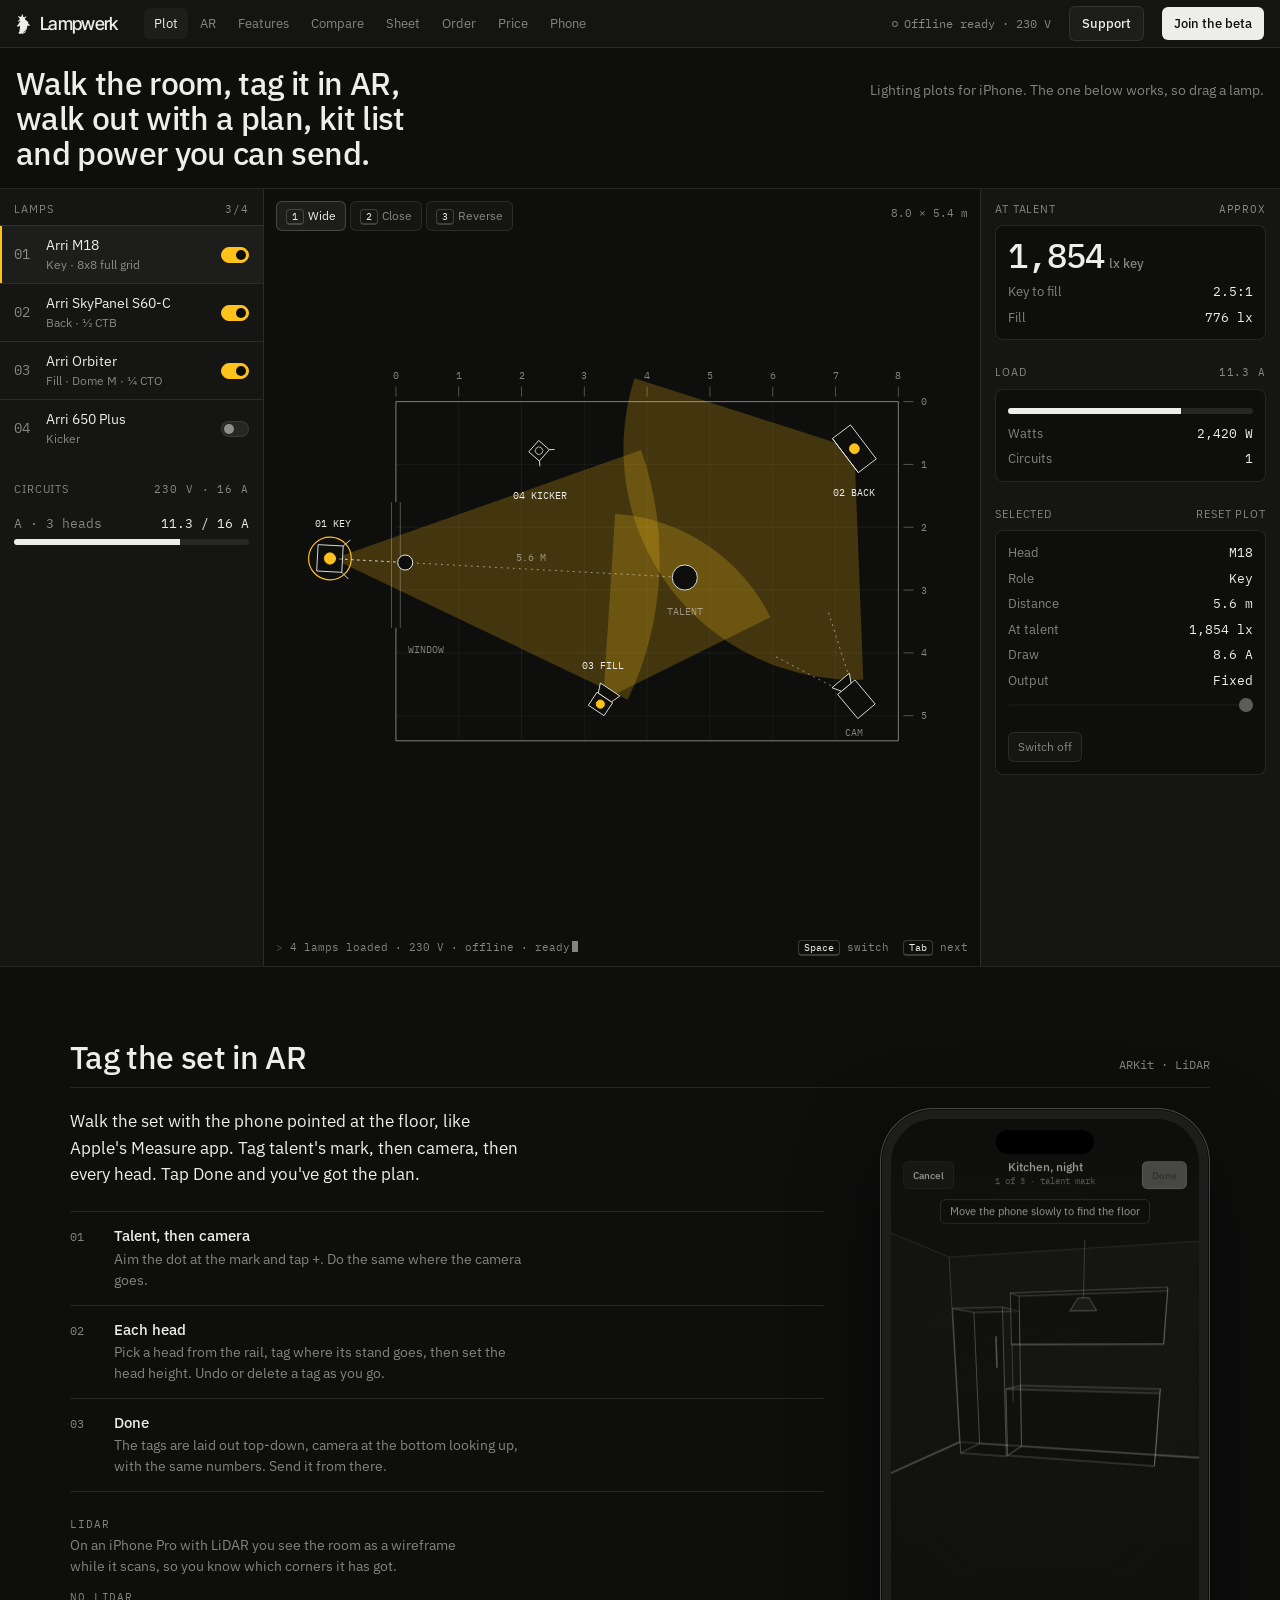
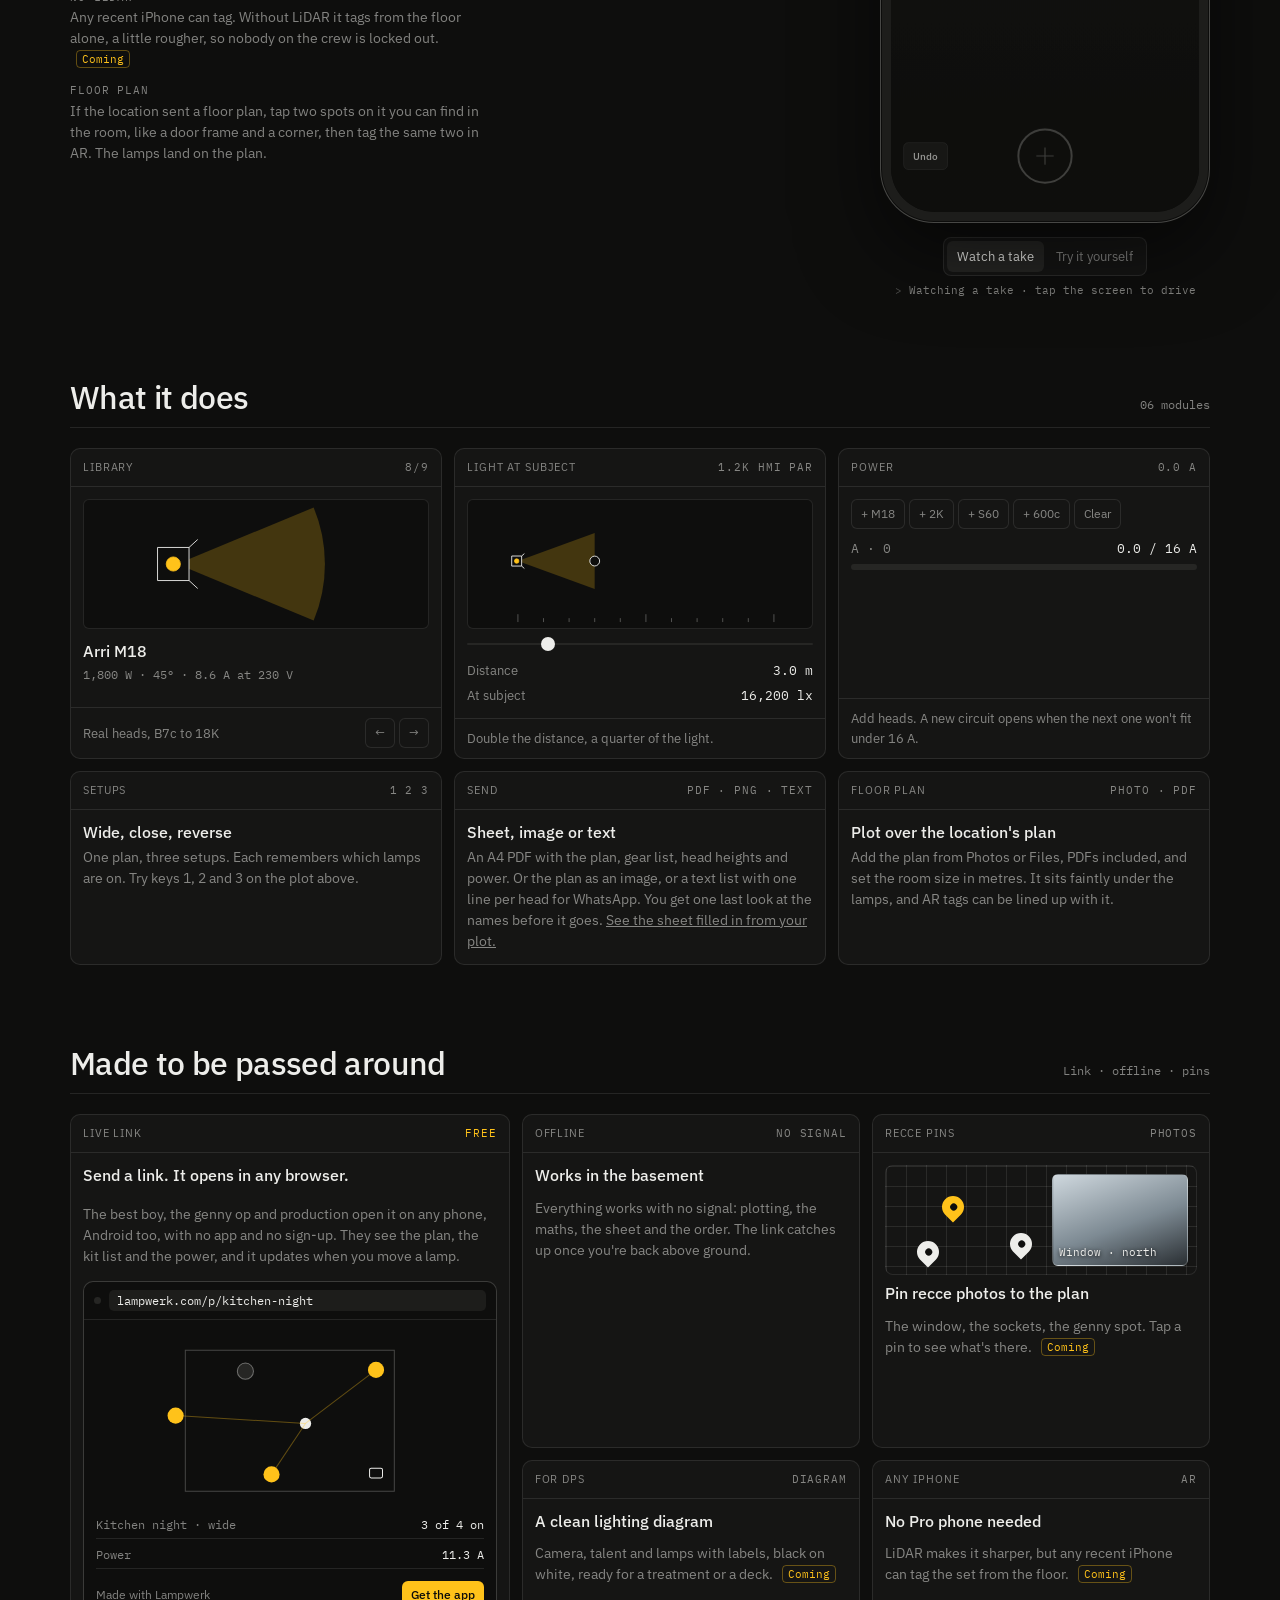
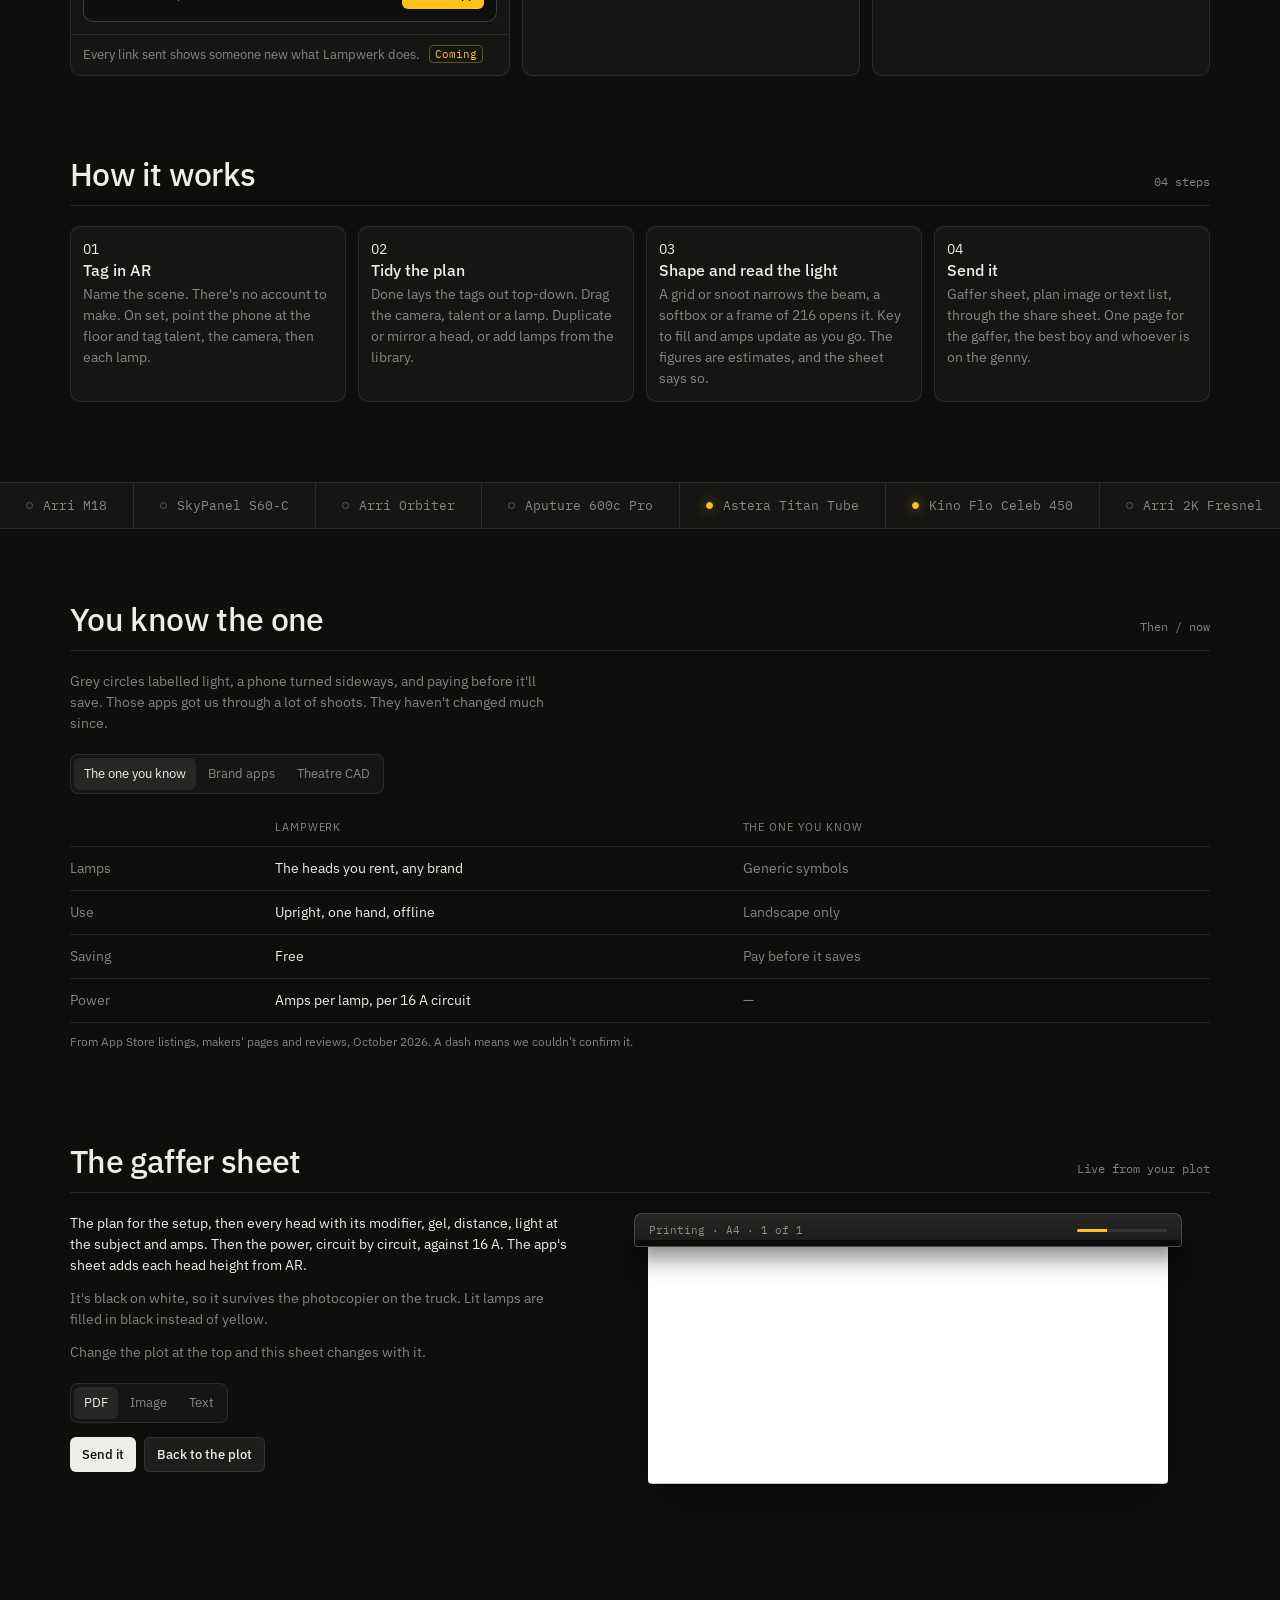
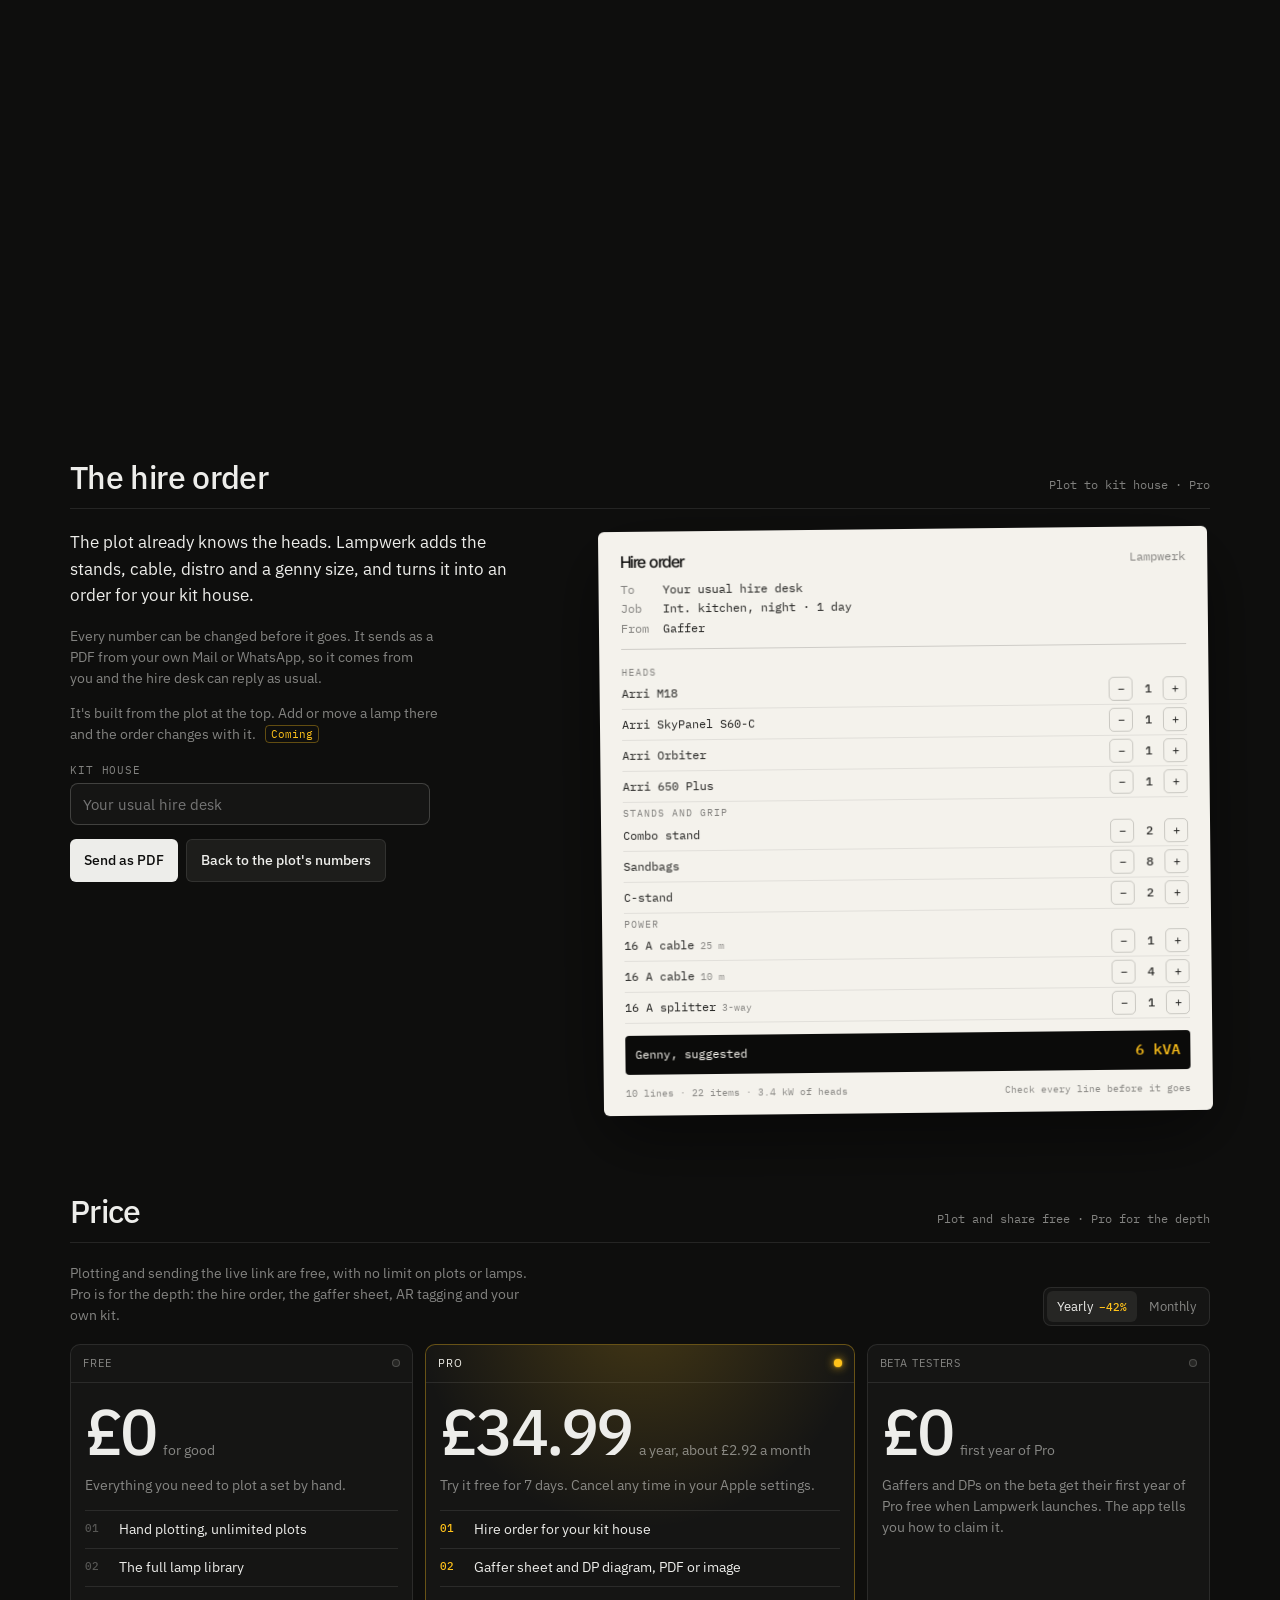
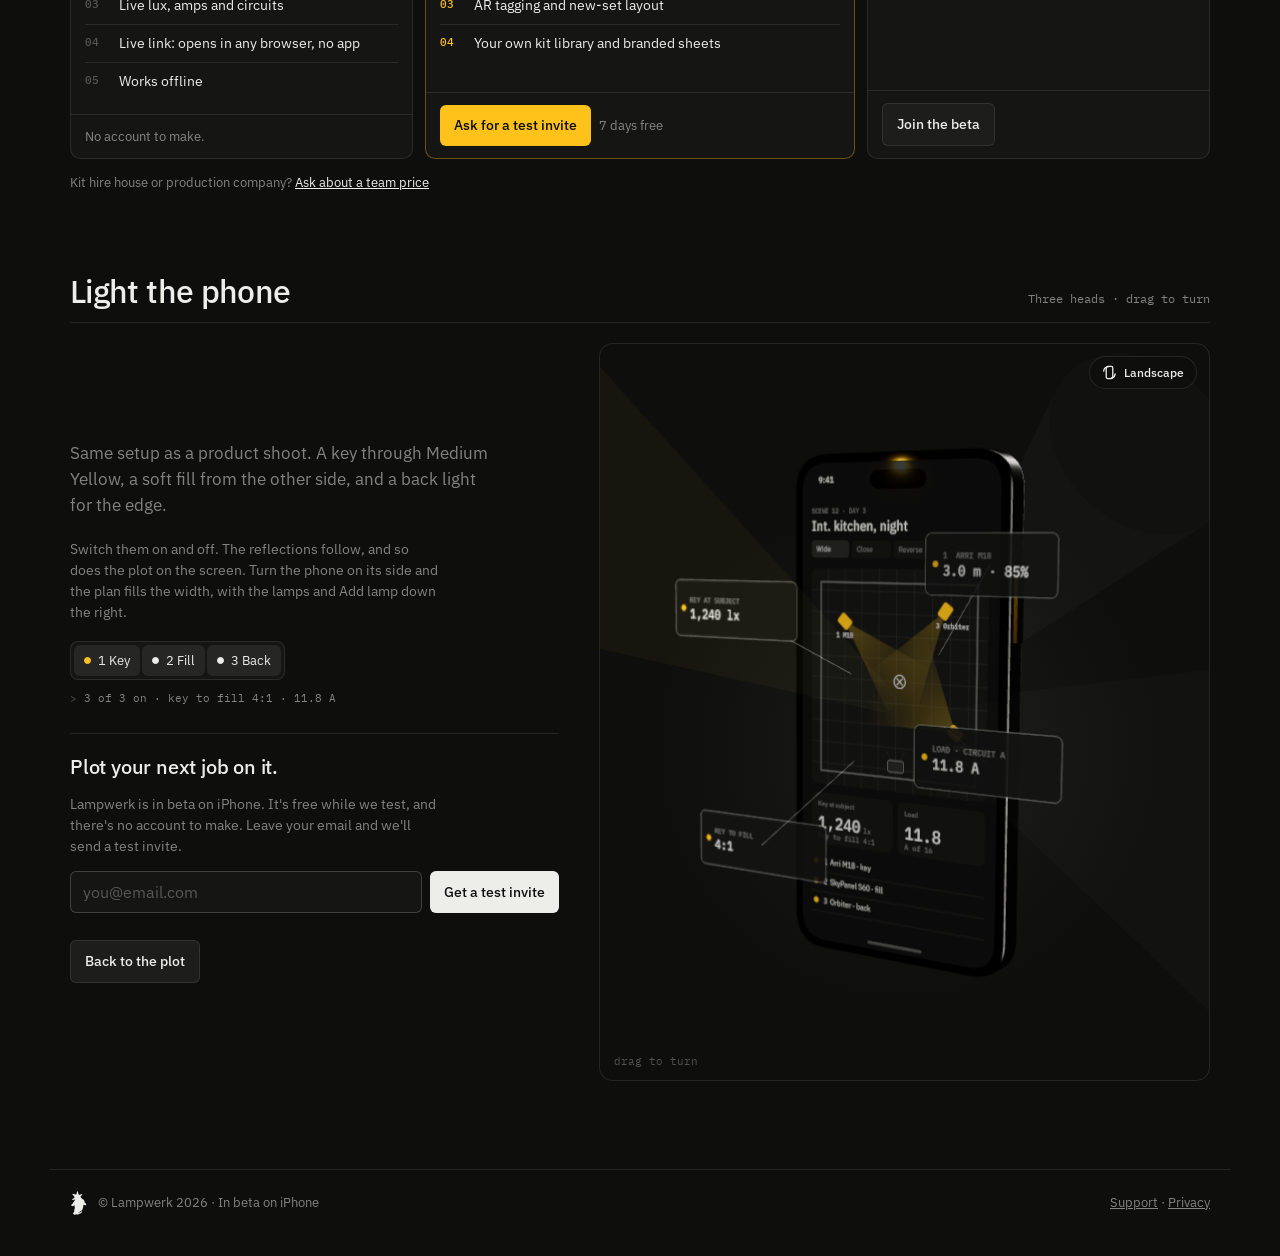
<file: index.html>
<!doctype html>
<html lang="en-GB">
<head>
<meta charset="utf-8">
<meta name="viewport" content="width=device-width,initial-scale=1,viewport-fit=cover">
<title>Lampwerk · Lighting plots for iPhone</title>
<meta name="description" content="Lighting plots for iPhone. Tag lamps on set in AR, read the light at talent, check the power, and send the gaffer a one-page sheet.">
<meta name="theme-color" content="#0E0E0D">
<meta property="og:title" content="Lampwerk">
<meta property="og:description" content="Lighting plots for iPhone.">
<link rel="icon" href="favicon.svg" type="image/svg+xml">
<link rel="apple-touch-icon" href="apple-touch-icon.png">
</head>
<body>

<link rel="preconnect" href="https://fonts.googleapis.com">
<link rel="preconnect" href="https://fonts.gstatic.com" crossorigin>
<link rel="stylesheet" href="https://fonts.googleapis.com/css2?family=IBM+Plex+Mono:wght@400;500&family=IBM+Plex+Sans:wght@400;500&family=Inter+Tight:wght@500&display=swap">
<style>
:root {
  color-scheme: dark;
  --p0: #0E0E0D; --p1: #151514; --p2: #1D1D1B; --p3: #262624;
  --ln: rgba(237,237,234,.1); --ln2: rgba(237,237,234,.2);
  --t: #EDEDEA; --tm: rgba(237,237,234,.52); --tf: rgba(237,237,234,.3);
  --gel: #FFC21A; --beam: .22;
  --sans: "IBM Plex Sans", system-ui, sans-serif; --mono: "IBM Plex Mono", ui-monospace, Menlo, monospace;
  --ease: cubic-bezier(.2,.7,.2,1);
}
*, *::before, *::after { box-sizing: border-box; }
html { scroll-behavior: smooth; scroll-padding-top: 56px; }
body { margin: 0; background: var(--p0); color: var(--t); font: 400 14px/1.5 var(--sans); -webkit-font-smoothing: antialiased; }
button { font: inherit; color: inherit; background: none; border: 0; padding: 0; cursor: pointer; }
a { color: inherit; }
:focus-visible { outline: 2px solid var(--gel); outline-offset: 2px; }
.mono { font-family: var(--mono); font-variant-numeric: tabular-nums; }
.tm { color: var(--tm); }
svg * { vector-effect: non-scaling-stroke; }
.coil, .coil * { vector-effect: none; }
.coil path { fill: none; stroke: currentColor; stroke-linecap: round; stroke-linejoin: round; }
.draw use { stroke-dasharray: 1; stroke-dashoffset: 1; animation: draw 1.6s var(--ease) .1s forwards; }
@keyframes draw { to { stroke-dashoffset: 0; } }

/* top bar */
.top { position: sticky; top: 0; z-index: 20; height: 48px; display: flex; align-items: center; gap: 18px; padding: 0 16px; border-bottom: 1px solid var(--ln); background: rgba(21,21,20,.92); backdrop-filter: blur(10px); -webkit-backdrop-filter: blur(10px); }
.brand { display: flex; align-items: center; gap: 9px; text-decoration: none; }
/* the wordmark: Inter Tight 500, set tight. It is the only place Inter Tight is used */
.wm { font: 500 18px/1 "Inter Tight", var(--sans); letter-spacing: -.035em; }
.mark { display: block; flex: none; }
.mark use { fill: currentColor; }
.tabs { display: flex; gap: 2px; margin-left: 8px; }
.tabs a { padding: 6px 10px; border-radius: 6px; color: var(--tm); font-size: 13px; text-decoration: none; }
.tabs a:hover { color: var(--t); }
.tabs a.cur { background: var(--p2); color: var(--t); }
.sp { flex: 1; }
.stat { color: var(--tm); font-size: 12px; white-space: nowrap; }
.stat i { display: inline-block; width: 6px; height: 6px; border-radius: 50%; border: 1px solid var(--tm); margin-right: 6px; vertical-align: 1px; }
.btn { padding: 7px 12px; border-radius: 6px; background: var(--t); color: var(--p0); font-weight: 500; font-size: 13px; text-decoration: none; white-space: nowrap; }
.btn.ghost { background: var(--p2); color: var(--t); border: 1px solid var(--ln); }

/* strip under the bar */
.strip { display: flex; flex-wrap: wrap; justify-content: space-between; align-items: baseline; gap: 6px 24px; padding: 18px 16px 16px; border-bottom: 1px solid var(--ln); }
.strip h1 { margin: 0; font: 500 clamp(22px, 2.6vw, 32px)/1.1 var(--sans); letter-spacing: -.02em; max-width: 30ch; text-wrap: balance; }
.strip p { margin: 0; color: var(--tm); }

/* the app */
.app { display: grid; grid-template-columns: 264px minmax(0,1fr) 300px; height: calc(100vh - 48px - 74px); height: calc(100dvh - 48px - 74px); min-height: 600px; max-height: 900px; border-bottom: 1px solid var(--ln); }
.pane { background: var(--p1); overflow: auto; }
.pane.l { border-right: 1px solid var(--ln); }
.pane.r { border-left: 1px solid var(--ln); }
.ph { padding: 12px 14px 8px; font-size: 11px; letter-spacing: .08em; text-transform: uppercase; color: var(--tm); display: flex; justify-content: space-between; align-items: center; }
.ph button { text-transform: uppercase; letter-spacing: .08em; color: var(--tm); }
.ph button:hover { color: var(--t); }
.li { display: grid; grid-template-columns: 24px minmax(0,1fr) auto; gap: 8px; align-items: center; width: 100%; text-align: left; padding: 9px 14px; border-top: 1px solid var(--ln); }
.li:hover { background: var(--p2); }
.li.sel { background: var(--p2); box-shadow: inset 2px 0 0 var(--gel); }
.li small { display: block; color: var(--tm); font-size: 12px; }
.tog { width: 28px; height: 16px; border-radius: 8px; background: var(--p3); border: 1px solid var(--ln); position: relative; transition: background .2s, border-color .2s; flex: none; }
.tog::after { content: ""; position: absolute; top: 2px; left: 2px; width: 10px; height: 10px; border-radius: 50%; background: var(--tm); transition: transform .2s var(--ease), background .2s; }
.on > .tog, .tog.on { background: var(--gel); border-color: var(--gel); }
.on > .tog::after, .tog.on::after { transform: translateX(12px); background: #0B0B0A; }
.canvas { position: relative; background: var(--p0); overflow: hidden; touch-action: pan-y; }
.canvas .lamp, .canvas [data-kind] { touch-action: none; }
.canvas svg { width: 100%; height: 100%; display: block; user-select: none; -webkit-user-select: none; }
.canvas text { font-family: var(--mono); fill: var(--tm); }
.grid { stroke: rgba(237,237,234,.05); }
.tick { stroke: var(--tf); }
.wall { fill: none; stroke: rgba(237,237,234,.5); }
.ink { fill: var(--p0); stroke: rgba(237,237,234,.9); }
.lamp { cursor: grab; }
.lamp .body { fill: var(--p0); stroke: rgba(237,237,234,.9); }
.lamp .dot { fill: var(--p0); stroke: rgba(237,237,234,.9); transition: fill .25s, stroke .25s; }
.lamp.on .dot { fill: var(--gel); stroke: var(--gel); }
.lamp .ring { fill: none; stroke: var(--gel); opacity: 0; transition: opacity .2s; }
.lamp.sel .ring { opacity: 1; }
.lamp .lbl { fill: var(--t); }
.beam { fill: var(--gel); fill-opacity: var(--beam); transition: fill-opacity .45s var(--ease); }
.beam.off { fill-opacity: 0; }
.beam.strike { animation: strike .55s linear; }
@keyframes strike { 0% { fill-opacity: 0 } 12% { fill-opacity: .4 } 24% { fill-opacity: .02 } 40% { fill-opacity: var(--beam) } 50% { fill-opacity: .04 } 100% { fill-opacity: var(--beam) } }
.measure { stroke: var(--tm); stroke-dasharray: 2 4; }
.handle-line { stroke: var(--tm); stroke-dasharray: 3 3; }
.handle { fill: var(--p0); stroke: var(--t); cursor: crosshair; }
#xh line { stroke: rgba(237,237,234,.12); }
#xh, .measure, .handle-line, .canvas text { pointer-events: none; }
.dragging, .dragging .lamp { cursor: grabbing; }
.ovl { position: absolute; left: 12px; top: 12px; display: flex; gap: 4px; flex-wrap: wrap; }
.chip { padding: 5px 9px; border-radius: 6px; background: var(--p1); border: 1px solid var(--ln); color: var(--tm); font-size: 12px; }
.chip[aria-pressed="true"] { color: var(--t); border-color: var(--ln2); background: var(--p2); }
.chip kbd { margin-right: 4px; }
.coord { position: absolute; right: 12px; top: 16px; color: var(--tm); font-size: 11px; }
.log { position: absolute; left: 12px; right: 12px; bottom: 10px; display: flex; justify-content: space-between; gap: 16px; color: var(--tm); font-size: 11px; }
.log .line { white-space: nowrap; overflow: hidden; text-overflow: ellipsis; }
.log .line::before { content: "> "; color: var(--tf); }
.caret { display: inline-block; width: 6px; height: 11px; background: var(--tm); vertical-align: -1px; margin-left: 2px; animation: blink 1.1s steps(1) infinite; }
@keyframes blink { 50% { opacity: 0; } }
kbd { font: 400 10px var(--mono); border: 1px solid var(--ln2); border-bottom-width: 2px; border-radius: 4px; padding: 0 5px; color: var(--t); }
.card { margin: 0 14px 12px; padding: 12px; border: 1px solid var(--ln); border-radius: 8px; background: var(--p0); }
.bign { font: 500 34px/1 var(--mono); letter-spacing: -.02em; font-variant-numeric: tabular-nums; }
.bign small { font-size: 13px; color: var(--tm); margin-left: 4px; letter-spacing: 0; font-family: var(--sans); }
.kv { display: grid; grid-template-columns: 1fr auto; gap: 6px 10px; font-size: 13px; }
.kv > span:nth-child(odd) { color: var(--tm); }
.kv > span:nth-child(even) { font-family: var(--mono); font-variant-numeric: tabular-nums; text-align: right; }
.meter { height: 6px; border-radius: 3px; background: var(--p3); overflow: hidden; margin-top: 6px; }
.meter i { display: block; height: 100%; width: 0; background: var(--t); transition: width .5s var(--ease); }
.meter.hot i { background: repeating-linear-gradient(90deg, var(--t) 0 3px, transparent 3px 5px); }
input[type=range] { -webkit-appearance: none; appearance: none; width: 100%; background: none; height: 22px; margin: 4px 0 0; }
input[type=range]::-webkit-slider-runnable-track { height: 2px; background: var(--p3); border-radius: 1px; }
input[type=range]::-moz-range-track { height: 2px; background: var(--p3); }
input[type=range]::-webkit-slider-thumb { -webkit-appearance: none; width: 14px; height: 14px; border-radius: 50%; background: var(--t); margin-top: -6px; }
input[type=range]::-moz-range-thumb { width: 14px; height: 14px; border: 0; border-radius: 50%; background: var(--t); }
input[type=range]:disabled { opacity: .35; }
.acts { display: flex; gap: 6px; margin-top: 10px; flex-wrap: wrap; }

/* sections below the app */
.sec { max-width: 1180px; margin: 0 auto; padding: 72px 20px 8px; }
.sh { display: flex; justify-content: space-between; align-items: baseline; gap: 16px; border-bottom: 1px solid var(--ln); padding-bottom: 12px; margin-bottom: 20px; }
.sh h2 { margin: 0; font: 500 clamp(24px, 2.6vw, 32px)/1.15 var(--sans); letter-spacing: -.02em; }
.sh .tag { font: 400 12px var(--mono); color: var(--tm); }
.grid3 { display: grid; grid-template-columns: repeat(3, minmax(0,1fr)); gap: 12px; }
.panel { background: var(--p1); border: 1px solid var(--ln); border-radius: 10px; overflow: hidden; display: flex; flex-direction: column; min-width: 0; }
.panel .hd { display: flex; justify-content: space-between; padding: 10px 12px; border-bottom: 1px solid var(--ln); font-size: 11px; letter-spacing: .08em; text-transform: uppercase; color: var(--tm); }
.panel .bd { padding: 12px; flex: 1; }
.panel .ft { padding: 10px 12px; border-top: 1px solid var(--ln); color: var(--tm); font-size: 13px; }
.panel h3 { margin: 0 0 4px; font: 500 16px/1.3 var(--sans); }
.panel p { margin: 0; color: var(--tm); }
.mini { height: 130px; background: var(--p0); border: 1px solid var(--ln); border-radius: 6px; }
.mini svg { width: 100%; height: 100%; display: block; }
.mini text { font-family: var(--mono); fill: var(--tm); }
.steps { display: grid; grid-template-columns: repeat(4, minmax(0,1fr)); gap: 12px; }
.step .n { font: 500 12px var(--mono); color: var(--tm); }
.cmp { width: 100%; border-collapse: collapse; font-size: 14px; }
.cmp th, .cmp td { text-align: left; padding: 11px 10px 11px 0; border-bottom: 1px solid var(--ln); vertical-align: top; }
.cmp th { color: var(--tm); font-weight: 400; font-size: 11px; letter-spacing: .08em; text-transform: uppercase; }
.cmp td:first-child { color: var(--tm); width: 18%; }
.cmp td:nth-child(2) { width: 41%; }
.cmp .them { color: var(--tm); transition: opacity .25s; }
.cmp.swap .them { opacity: 0; }
.segs { display: inline-flex; gap: 2px; padding: 3px; background: var(--p1); border: 1px solid var(--ln); border-radius: 8px; margin-bottom: 14px; flex-wrap: wrap; }
.segs button { padding: 6px 10px; border-radius: 6px; color: var(--tm); font-size: 13px; }
.segs button[aria-pressed="true"] { background: var(--p3); color: var(--t); }
.sheetrow { display: grid; grid-template-columns: minmax(0,1fr) minmax(0,1.2fr); gap: 32px; align-items: start; }
.sheetrow p { color: var(--tm); margin: 0 0 12px; }
.paper { background: #fff; color: rgba(11,11,10,.85); border-radius: 4px; aspect-ratio: 210 / 297; padding: 26px 26px 18px; display: flex; flex-direction: column; gap: 12px; font: 400 11px/1.35 var(--mono); box-shadow: 0 20px 60px rgba(0,0,0,.45); max-width: 520px; width: 100%; justify-self: center; overflow: hidden; }
.paper .m { color: rgba(11,11,10,.45); }
.paper hr { border: 0; height: 1px; background: rgba(11,11,10,.14); margin: 0; }
.paper table { width: 100%; border-collapse: collapse; font: inherit; color: inherit; }
.paper th, .paper td { text-align: left; font-weight: 400; padding: 3px 6px 3px 0; border-bottom: 1px solid rgba(11,11,10,.1); white-space: nowrap; }
.paper th { color: rgba(11,11,10,.45); text-transform: uppercase; }
.paper td:last-child, .paper th:last-child { text-align: right; padding-right: 0; }
.paper tr.off td { color: rgba(11,11,10,.35); }
.paper .pc { display: grid; grid-template-columns: 1.4em minmax(0,1fr) 7em; gap: 6px; align-items: center; margin-top: 4px; }
.paper .pc > :last-child { text-align: right; }
.paper .pb { height: 5px; background: rgba(11,11,10,.08); } .paper .pb i { display: block; height: 100%; background: rgba(11,11,10,.55); transition: width .5s var(--ease); }
.paper .plan { flex: 1 1 auto; min-height: 0; }
.paper .plan svg { width: 100%; height: 100%; display: block; }
.paper .plan text { font-family: var(--mono); fill: rgba(11,11,10,.5); }
.paper .rv { opacity: 0; transform: translateY(6px); transition: opacity .5s var(--ease), transform .5s var(--ease); }
.paper.in .rv { opacity: 1; transform: none; }
.foot { max-width: 1180px; margin: 80px auto 0; padding: 20px 20px 40px; border-top: 1px solid var(--ln); display: flex; justify-content: space-between; align-items: center; gap: 16px; color: var(--tm); font-size: 13px; flex-wrap: wrap; }
.foot a { color: var(--tm); }

/* AR demo */
.arrow { display: grid; grid-template-columns: minmax(0,1fr) auto; gap: 56px; align-items: start; }
.artext .lead { font-size: 17px; line-height: 1.55; margin: 0 0 24px; max-width: 46ch; }
.arsteps { list-style: none; margin: 0 0 24px; padding: 0; border-top: 1px solid var(--ln); }
.arsteps li { display: grid; grid-template-columns: 36px minmax(0,1fr); gap: 8px; padding: 14px 0; border-bottom: 1px solid var(--ln); }
.arsteps .n { font-size: 12px; color: var(--tm); padding-top: 2px; }
.arsteps h3 { margin: 0 0 2px; font: 500 15px/1.35 var(--sans); }
.arsteps p, .arnotes p { margin: 0; color: var(--tm); max-width: 52ch; }
.arnotes { display: grid; gap: 12px; }
.arnotes p span { display: block; font-size: 11px; letter-spacing: .08em; text-transform: uppercase; margin-bottom: 2px; }
.arside { display: flex; flex-direction: column; align-items: center; gap: 14px; position: sticky; top: 72px; }
.phone { position: relative; width: min(330px, calc((100svh - 150px) * 390 / 844)); min-width: 280px; aspect-ratio: 390 / 844; padding: 10px; border-radius: 54px; background: #1D1D1B; border: 1px solid var(--ln2); box-shadow: 0 30px 80px rgba(0,0,0,.55), inset 0 0 0 1px rgba(0,0,0,.6); }
.phone::after { content: ""; position: absolute; top: 21px; left: 50%; width: 30%; height: 24px; border-radius: 12px; background: #000; transform: translateX(-50%); pointer-events: none; }
.phone canvas { display: block; width: 100%; height: 100%; border-radius: 44px; background: #0B0B0A; touch-action: pan-y; cursor: grab; outline-offset: 4px; }
.phone canvas.live { touch-action: none; }
.phone canvas:active { cursor: grabbing; }
.arctl { display: flex; flex-direction: column; align-items: center; gap: 6px; width: 100%; max-width: 360px; }
.arctl .segs { margin: 0; }
.arlog { margin: 0; font-size: 11px; text-align: center; min-height: 1.5em; }
.arlog span::before { content: "> "; color: var(--tf); }
@media (max-width: 900px) {
  .arrow { grid-template-columns: 1fr; gap: 28px; }
  .arside { position: static; order: -1; }
}
@media (max-width: 560px) {
  .phone { width: 100%; min-width: 0; aspect-ratio: auto; height: 600px; height: min(152vw, 76vh); height: min(152vw, 76svh); padding: 0; border-radius: 14px; background: none; box-shadow: none; border: 1px solid var(--ln); }
  .phone::after { display: none; }
  .phone canvas { border-radius: 13px; }
}

@media (max-width: 900px) { .stat { display: none; } }
@media (max-width: 860px) { .tabs { display: none; } }
@media (max-width: 1000px) {
  .app { grid-template-columns: 1fr; height: auto; min-height: 0; max-height: none; }
  .canvas { height: min(68vh, 560px); height: min(68svh, 560px); order: -1; }
}
@media (max-width: 560px) { .canvas { height: min(54vh, 420px); height: min(54svh, 420px); }
  .pane.l, .pane.r { border: 0; border-top: 1px solid var(--ln); overflow: visible; }
  .tabs, .stat { display: none; }
  .grid3 { grid-template-columns: 1fr; }
  .steps { grid-template-columns: 1fr 1fr; }
  .sheetrow { grid-template-columns: 1fr; }
  .kbdhint { display: none; }
}
@media (max-width: 560px) {
  .strip { flex-direction: column; gap: 4px; }
  .steps { grid-template-columns: 1fr; }
  .sec { padding-top: 56px; }
  .paper { padding: 16px; gap: 8px; font-size: 10px; }
  .cmp td:first-child { width: 22%; }
  .top .btn.ghost { display: none; }
}

/* the cable run behind the page */
.bgplot { position: absolute; top: 0; left: 0; width: 100%; z-index: -1; pointer-events: none; overflow: hidden; }
.bgplot svg { display: block; }
.bgplot path, .bgplot rect { fill: none; stroke: rgba(237,237,234,.13); stroke-width: 1; }
.bg-grid path { stroke: rgba(237,237,234,.06); }
.bg-cable { stroke: rgba(237,237,234,.22) !important; stroke-dasharray: 1000; stroke-dashoffset: 1000; stroke-linecap: round; }
.bgplot text { font: 400 10px var(--mono); fill: rgba(237,237,234,.3); }
.bg-mod { opacity: 0; transition: opacity .8s var(--ease); }
.bg-mod.on { opacity: 1; }
.bgplot .bg-beam { fill: var(--gel); fill-opacity: 0; stroke: none; transition: fill-opacity 1.2s var(--ease) .5s; }
.bg-mod.on .bg-beam { fill-opacity: .045; }
.bgplot .bg-edge { stroke: rgba(255,194,26,.18); }
.bgplot .bg-dim { stroke: rgba(237,237,234,.18); }

/* the phone at the end */
.endrow { display: grid; grid-template-columns: minmax(0,1fr) minmax(0,1.25fr); gap: 40px; align-items: center; }
.endtext .lead { font-size: 17px; line-height: 1.55; margin: 0 0 20px; max-width: 42ch; }
.endtext p { color: var(--tm); max-width: 46ch; }
.ph-stage { position: relative; height: min(82vh, 760px); height: min(82svh, 760px); min-height: 520px; border: 1px solid var(--ln); border-radius: 14px; background: radial-gradient(60% 50% at 50% 55%, #1a1a18, var(--p0) 70%); overflow: hidden; }
.ph-stage canvas { display: block; width: 100%; height: 100%; cursor: grab; touch-action: pan-y; outline-offset: -3px; }
.ph-stage.held canvas { cursor: grabbing; }
.ph-stage .hint { position: absolute; left: 14px; bottom: 12px; font: 400 11px var(--mono); color: var(--tf); pointer-events: none; transition: opacity .4s; }
.ph-stage.held .hint { opacity: 0; }
.ph-stage .turn { position: absolute; right: 12px; top: 12px; display: inline-flex; align-items: center; gap: 7px; padding: 8px 12px; border-radius: 999px; border: 1px solid var(--ln); background: rgba(14,14,13,.72); -webkit-backdrop-filter: blur(8px); backdrop-filter: blur(8px); color: var(--t); font: 500 12px var(--sans); cursor: pointer; }
.ph-stage .turn svg { width: 15px; height: 15px; fill: none; stroke: currentColor; stroke-width: 1.3; stroke-linecap: round; transition: transform .5s var(--ease); }
.ph-stage .turn[aria-pressed="true"] svg { transform: rotate(-90deg); }
.ph-stage .turn[aria-pressed="true"] { border-color: rgba(255,194,26,.5); }
.ph-stage.no3d .turn { display: none; }
.ph-stage .fb { display: none; position: absolute; inset: 0; align-items: center; justify-content: center; color: var(--tm); font-size: 13px; }
.ph-stage.no3d .fb { display: flex; }
.ph-stage.no3d canvas, .ph-stage.no3d .hint { display: none; }
#ph-lights { margin: 4px 0 10px; }
#ph-lights button { display: inline-flex; align-items: center; gap: 7px; }
#ph-lights button i { width: 7px; height: 7px; border-radius: 50%; border: 1px solid var(--tm); }
#ph-lights button[aria-pressed="true"] i { background: var(--gel); border-color: var(--gel); }
#ph-lights button[data-l="fill"][aria-pressed="true"] i, #ph-lights button[data-l="back"][aria-pressed="true"] i { background: var(--t); border-color: var(--t); }
.ph-log { margin: 0 0 26px; font-size: 11px; color: var(--tm); }
.ph-log::before { content: "> "; color: var(--tf); }
.endcta { border-top: 1px solid var(--ln); padding-top: 20px; }
.endcta h3 { margin: 0 0 6px; font: 500 20px/1.3 var(--sans); letter-spacing: -.01em; }
.endcta .row { display: flex; gap: 8px; flex-wrap: wrap; margin-top: 14px; }
.endcta .btn { padding: 10px 14px; font-size: 14px; }
.su-row { display: flex; gap: 8px; flex-wrap: wrap; margin-top: 14px; }
.su input[type=email] { flex: 1 1 200px; min-width: 0; height: 42px; padding: 0 12px; border-radius: 6px; border: 1px solid var(--ln2); background: var(--p1); color: var(--t); font: 16px var(--sans); }
.su input[type=email]::placeholder { color: var(--tf); }
.su input[type=email]:focus { outline: none; border-color: var(--gel); }
.su .btn { height: 42px; padding: 0 14px; border: 0; font: 500 14px var(--sans); cursor: pointer; }
.su .btn:disabled { opacity: .6; }
.su-done { min-height: 1.3em; margin: 8px 0 0; color: var(--tm); font-size: 12px; }
.su-done a { color: var(--t); }
.endcta .su + .row { margin-top: 4px; }
.sr { position: absolute; width: 1px; height: 1px; overflow: hidden; clip: rect(0 0 0 0); white-space: nowrap; }
@media (max-width: 900px) {
  .endrow { grid-template-columns: 1fr; gap: 24px; }
  .endrow .ph-stage { order: -1; }
}
@media (max-width: 560px) { .ph-stage { height: min(118vw, 74vh); height: min(118vw, 74svh); min-height: 0; } }

/* strike: the page comes up like a lamp */
.strike { position: fixed; inset: 0; z-index: 100; background: #070707; display: flex; align-items: center; justify-content: center; pointer-events: none; }
.strike .sc { display: flex; align-items: center; gap: 10px; color: var(--tm); font-size: 12px; }
.strike .sd { width: 9px; height: 9px; border-radius: 50%; background: var(--gel); box-shadow: 0 0 0 0 rgba(255,194,26,.6); animation: sd 1.2s steps(6) forwards; opacity: .2; }
@keyframes sd { 0% { opacity: .1; } 30% { opacity: .7; box-shadow: 0 0 30px 6px rgba(255,194,26,.35); } 45% { opacity: .2; } 100% { opacity: 1; box-shadow: 0 0 60px 18px rgba(255,194,26,.45); } }
.strike.go { animation: strike 1.9s linear forwards; }
@keyframes strike { 0%,55% { opacity: 1; } 60% { opacity: .35; } 63% { opacity: .95; } 68% { opacity: .15; } 71% { opacity: .7; } 78% { opacity: .05; } 82% { opacity: .4; } 100% { opacity: 0; } }

/* the cursor is a lamp */
.torch { position: fixed; left: 0; top: 0; width: 600px; height: 600px; z-index: 0; pointer-events: none; border-radius: 50%; background: radial-gradient(closest-side, rgba(255,194,26,.11), rgba(255,194,26,.04) 45%, rgba(255,194,26,0)); opacity: 0; transition: opacity .6s var(--ease); mix-blend-mode: screen; }
.torch.on { opacity: 1; }

/* heads ticker */
.ticker { margin: 72px 0 0; border-top: 1px solid var(--ln); border-bottom: 1px solid var(--ln); overflow: hidden; background: var(--p1); }
.tk-track { display: flex; width: max-content; animation: tk 60s linear infinite; }
.ticker:hover .tk-track { animation-play-state: paused; }
.tk-track span { display: inline-flex; align-items: center; gap: 10px; padding: 14px 26px; font: 400 13px var(--mono); color: var(--tm); border-right: 1px solid var(--ln); white-space: nowrap; }
.tk-track i { width: 7px; height: 7px; border-radius: 50%; border: 1px solid var(--tf); transition: background .25s, border-color .25s, box-shadow .25s; }
.tk-track i.lit { background: var(--gel); border-color: var(--gel); box-shadow: 0 0 12px rgba(255,194,26,.6); }
@keyframes tk { to { transform: translateX(-50%); } }

/* gaffer sheet printer */
.printer { --rx: 0deg; --ry: 0deg; max-width: 520px; width: 100%; justify-self: center; }
.slot { position: relative; z-index: 2; display: flex; justify-content: space-between; align-items: center; gap: 12px; height: 34px; padding: 0 14px; margin: 0 -14px; border-radius: 8px 8px 3px 3px; background: linear-gradient(#262624, #1A1A18); border: 1px solid var(--ln2); box-shadow: 0 10px 24px rgba(0,0,0,.5), inset 0 -6px 0 #0B0B0A; font-size: 11px; color: var(--tm); }
.printer.done .slot-st::before { content: "● "; color: var(--gel); }
.slot-bar { width: 90px; height: 3px; background: var(--ln); border-radius: 2px; overflow: hidden; }
.slot-bar i { display: block; height: 100%; width: 0; background: var(--gel); transition: width .2s; }
.printer.jolt .slot { transform: translateY(1px); }
.feedwin { position: relative; clip-path: inset(0 -60px -120px -60px); transform: perspective(1100px) rotateX(var(--rx)) rotateY(var(--ry)); transform-style: preserve-3d; transition: transform .25s var(--ease); margin-top: -3px; }
.feed { position: relative; transform: translateY(-101%); }
.feed .paper { max-width: none; }
.sheen { position: absolute; inset: 0; pointer-events: none; border-radius: 4px; }
.printer.sent .feed { transition: transform .7s cubic-bezier(.5,0,.8,.4), opacity .7s !important; transform: translate(70%, -30%) rotate(14deg) scale(.6) !important; opacity: 0; }
.stamp { position: absolute; right: 22px; bottom: 54px; padding: 6px 10px; border: 2px solid rgba(11,11,10,.72); border-radius: 4px; color: rgba(11,11,10,.72); font: 500 11px var(--mono); text-transform: uppercase; letter-spacing: .06em; transform: rotate(-7deg) scale(2.2); opacity: 0; pointer-events: none; mix-blend-mode: multiply; }
.stamp.slam { animation: slam .35s cubic-bezier(.2,1.6,.4,1) forwards; }
.stamp.bad { border-style: dashed; }
@keyframes slam { 0% { transform: rotate(-7deg) scale(2.2); opacity: 0; } 60% { opacity: 1; } 100% { transform: rotate(-7deg) scale(1); opacity: 1; } }
.paper { position: relative; }
.printer[data-f="image"] .paper > .rv:not(.plan):not(:first-child) { display: none; }
.printer[data-f="image"] .paper .plan { flex: 1 1 auto; }
.shtext { position: absolute; inset: 0; display: none; align-items: flex-start; padding: 16px; background: #0B0B0A; border-radius: 4px; border: 1px solid var(--ln); }
.printer[data-f="text"] .shtext { display: flex; }
.printer[data-f="text"] .feed { visibility: hidden; }
.chat { width: 100%; }
.chat .who { display: flex; justify-content: space-between; font-size: 12px; color: var(--tm); border-bottom: 1px solid var(--ln); padding-bottom: 8px; margin-bottom: 14px; }
.chat .msg { max-width: 80%; background: #1D1D1B; border-radius: 14px 14px 14px 4px; padding: 9px 12px; font-size: 13px; color: var(--t); margin: 0 0 12px; }
.chat .msg small { display: block; font: 400 10px var(--mono); color: var(--tm); margin-bottom: 2px; }
.chat .msg.late { animation: bub .4s var(--ease) 1.4s both; }
.chat .bub { margin: 0 0 12px auto; max-width: 92%; background: #262624; border-radius: 14px 14px 4px 14px; padding: 12px 14px 8px; font: 400 12px/1.6 var(--mono); color: var(--t); animation: bub .4s var(--ease); }
.chat .bub b { font-weight: 500; }
.chat .tm2 { display: block; text-align: right; color: var(--tf); font-size: 10px; margin-top: 4px; }
.chat .tm2 s { text-decoration: none; color: var(--gel); }
@keyframes bub { from { transform: translateY(12px) scale(.96); opacity: 0; } }
.sh-toast { min-height: 1.6em; font-size: 11px; color: var(--tm); opacity: 0; transform: translateY(4px); transition: opacity .3s, transform .3s; margin-top: 12px !important; }
.sh-toast.show { opacity: 1; transform: none; }
.sh-toast::before { content: "> "; color: var(--gel); }
#sh-send:disabled { opacity: .5; }
@media (max-width: 560px) { .slot { margin: 0 -6px; } .stamp { right: 12px; bottom: 40px; font-size: 9px; } .tk-track span { padding: 12px 18px; font-size: 12px; } }
/* ---------- passed around ---------- */
.soon { font: 400 11px var(--mono); font-style: normal; color: var(--gel); border: 1px solid rgba(255,194,26,.35); border-radius: 4px; padding: 1px 5px; margin-left: 6px; white-space: nowrap; vertical-align: 1px; }
.pass { display: grid; grid-template-columns: 1.3fr 1fr 1fr; gap: 12px; }
.pass .panel .bd { display: grid; gap: 8px; align-content: start; }
.pass .big { grid-row: span 2; }
.pass .big .bd { gap: 14px; }
.link-demo { border: 1px solid var(--ln2); border-radius: 10px; overflow: hidden; background: var(--p0); }
.link-demo .bar { display: flex; align-items: center; gap: 8px; padding: 8px 10px; border-bottom: 1px solid var(--ln); font: 400 12px var(--mono); color: var(--tm); }
.link-demo .bar i { width: 7px; height: 7px; border-radius: 50%; background: var(--p3); }
.link-demo .bar b { font-weight: 400; color: var(--t); background: var(--p2); border-radius: 5px; padding: 3px 8px; flex: 1; min-width: 0; overflow: hidden; text-overflow: ellipsis; white-space: nowrap; }
.link-demo .pg { padding: 12px; display: grid; gap: 8px; }
.link-demo .row { display: flex; justify-content: space-between; gap: 10px; font: 400 12px var(--mono); color: var(--tm); border-bottom: 1px solid var(--ln); padding-bottom: 6px; }
.link-demo .row span:last-child { color: var(--t); }
.link-demo .made { display: flex; justify-content: space-between; align-items: center; gap: 10px; font-size: 12px; color: var(--tm); padding-top: 4px; }
.link-demo .made a { color: #0B0B0A; background: var(--gel); border-radius: 6px; padding: 5px 9px; text-decoration: none; font-weight: 500; }
.link-demo svg { width: 100%; height: auto; display: block; }
.pin-demo { position: relative; border: 1px solid var(--ln); border-radius: 8px; height: 110px; background: linear-gradient(var(--ln) 1px, transparent 1px) 0 0 / 20px 20px, linear-gradient(90deg, var(--ln) 1px, transparent 1px) 0 0 / 20px 20px; overflow: hidden; }
.pin-demo .pn { position: absolute; width: 22px; height: 22px; border-radius: 50% 50% 50% 0; transform: rotate(-45deg); background: var(--t); display: grid; place-items: center; cursor: pointer; border: 0; padding: 0; }
.pin-demo .pn::after { content: ""; width: 7px; height: 7px; border-radius: 50%; background: var(--p0); }
.pin-demo .pn[aria-pressed="true"] { background: var(--gel); }
.pin-demo .ph2 { position: absolute; right: 8px; top: 8px; bottom: 8px; width: 44%; border-radius: 6px; background: var(--p2) center / cover; border: 1px solid var(--ln2); display: flex; align-items: end; padding: 6px; font: 400 11px var(--mono); color: var(--t); text-shadow: 0 1px 4px #000; transition: opacity .3s; }
@media (max-width: 1000px) { .pass { grid-template-columns: 1fr 1fr; } .pass .big { grid-column: 1 / -1; grid-row: auto; } }
@media (max-width: 560px) { .pass { grid-template-columns: 1fr; } }

/* ---------- hire order ---------- */
.orow { display: grid; grid-template-columns: minmax(0, .9fr) minmax(0, 1.1fr); gap: 32px; align-items: start; }
.otext .lead { font-size: 17px; line-height: 1.55; margin: 0 0 18px; color: var(--t); max-width: 44ch; }
.otext p { color: var(--tm); max-width: 46ch; }
.otext .to { display: grid; gap: 6px; margin: 18px 0 14px; max-width: 360px; }
.otext .to label { font: 400 11px var(--mono); letter-spacing: .08em; text-transform: uppercase; color: var(--tm); }
.otext .to input { all: unset; box-sizing: border-box; height: 42px; padding: 0 12px; border: 1px solid var(--ln2); border-radius: 8px; background: var(--p1); color: var(--t); font-size: 15px; }
.otext .to input:focus-visible { border-color: var(--gel); }
.order { background: #F4F2EC; color: rgba(11,11,10,.88); border-radius: 6px; padding: 22px 22px 16px; display: grid; gap: 12px; font: 400 12px/1.35 var(--mono); box-shadow: 0 24px 70px rgba(0,0,0,.5); transform: rotate(-.6deg); }
.order .hdr { display: flex; justify-content: space-between; align-items: start; gap: 12px; }
.order .hdr .wm { font-size: 16px; color: #0B0B0A; }
.order .m { color: rgba(11,11,10,.48); }
.order .meta { display: grid; grid-template-columns: auto 1fr; gap: 3px 14px; }
.order hr { border: 0; height: 1px; background: rgba(11,11,10,.16); margin: 0; }
.order .grp { font-size: 10px; letter-spacing: .1em; color: rgba(11,11,10,.48); margin-top: 4px; }
.order .ln { display: grid; grid-template-columns: 1fr auto; align-items: center; gap: 10px; padding: 3px 0; border-bottom: 1px solid rgba(11,11,10,.08); }
.order .ln .nm small { color: rgba(11,11,10,.45); margin-left: 6px; }
.order .q { display: inline-flex; align-items: center; gap: 2px; }
.order .q button { width: 24px; height: 24px; border-radius: 5px; border: 1px solid rgba(11,11,10,.18); background: transparent; color: inherit; font: inherit; cursor: pointer; padding: 0; line-height: 1; }
.order .q button:hover { background: rgba(11,11,10,.06); }
.order .q b { font-weight: 500; min-width: 26px; text-align: center; font-variant-numeric: tabular-nums; }
.order .q b.bump { animation: bump .35s; }
@keyframes bump { 40% { transform: scale(1.35); } }
.order .gen { display: flex; justify-content: space-between; align-items: center; gap: 10px; background: #0B0B0A; color: #F4F2EC; border-radius: 4px; padding: 9px 10px; }
.order .gen b { font-weight: 500; color: var(--gel); font-size: 15px; }
.order .foot2 { display: flex; justify-content: space-between; gap: 10px; font-size: 10px; color: rgba(11,11,10,.45); }
.o-toast { min-height: 1.4em; color: var(--gel); font-size: 12px; }
@media (max-width: 900px) { .orow { grid-template-columns: 1fr; } .order { transform: none; } }
@media (max-width: 420px) { .order { padding: 16px 14px 12px; font-size: 11px; } }

/* ---------- price ---------- */
.pr-top { display: flex; justify-content: space-between; align-items: end; gap: 16px; flex-wrap: wrap; margin-bottom: 18px; }
.pr-top .lead { max-width: 34em; margin: 0; color: var(--tm); }
.pr-top .segs { margin: 0; }
.pr-top .segs small { color: var(--gel); margin-left: 6px; font: 500 11px var(--mono); }
.tiers { display: grid; grid-template-columns: 1fr 1.25fr 1fr; gap: 12px; align-items: stretch; }
.tier { position: relative; background: var(--p1); border: 1px solid var(--ln); border-radius: 10px; display: flex; flex-direction: column; min-width: 0; overflow: hidden; }
.tier .hd { display: flex; justify-content: space-between; align-items: center; padding: 10px 12px; border-bottom: 1px solid var(--ln); font-size: 11px; letter-spacing: .08em; text-transform: uppercase; color: var(--tm); }
.tier .hd .led { width: 8px; height: 8px; border-radius: 50%; background: var(--p3); box-shadow: inset 0 0 0 1px var(--ln2); }
.tier .bd { padding: 18px 14px 14px; display: grid; gap: 14px; flex: 1; align-content: start; position: relative; z-index: 1; }
.tier .amt { display: flex; align-items: baseline; gap: 8px; flex-wrap: wrap; }
.tier .amt b { font: 500 clamp(44px, 9vw, 64px)/.95 var(--sans); letter-spacing: -.045em; font-variant-numeric: tabular-nums; }
.tier .amt > span { color: var(--tm); font-size: 14px; }
.tier .note { margin: 0; color: var(--tm); font-size: 14px; line-height: 1.5; }
.tier ul { list-style: none; margin: 0; padding: 0; }
.tier li { display: grid; grid-template-columns: 26px 1fr; gap: 8px; padding: 9px 0; border-top: 1px solid var(--ln); font-size: 14px; line-height: 1.35; }
.tier li .n { font: 500 11px/1.6 var(--mono); color: var(--tf); }
.tier .ft { padding: 12px 14px; border-top: 1px solid var(--ln); display: flex; gap: 8px; flex-wrap: wrap; align-items: center; color: var(--tm); font-size: 13px; position: relative; z-index: 1; }
.tier .ft .btn { padding: 10px 14px; font-size: 14px; }
.tier.pro { border-color: rgba(255,194,26,.35); }
.tier.pro .hd { color: var(--t); }
.tier.pro .hd .led { background: var(--gel); box-shadow: 0 0 10px var(--gel), 0 0 2px var(--gel); }
.tier.pro li .n { color: var(--gel); }
.tier.pro .btn { background: var(--gel); color: #0B0B0A; }
.tier.pro::before { content: ""; position: absolute; left: 50%; top: -40px; width: 140%; height: 120%; transform: translateX(-50%); background: radial-gradient(50% 60% at 50% 0%, rgba(255,194,26,.2), rgba(255,194,26,.05) 55%, rgba(255,194,26,0) 75%); opacity: .55; transition: opacity .6s var(--ease); pointer-events: none; }
.tier.pro.lit::before { opacity: 1; }
.tier .amt b .ct { display: inline-block; transition: opacity .25s, transform .35s var(--ease); }
.tier .amt b .ct.sw { opacity: 0; transform: translateY(-6px); }
.pr-small { display: flex; flex-wrap: wrap; gap: 8px 24px; margin-top: 14px; color: var(--tm); font-size: 13px; }
.pr-small a { color: var(--t); }
@media (max-width: 900px) { .tiers { grid-template-columns: 1fr; } .tier.pro { order: -1; } }
/* phones and tablets: the tabs become a toolbar under the logo, so you can jump instead of scroll */
@media (max-width: 1000px) {
  .top { height: auto; flex-wrap: wrap; row-gap: 0; gap: 0 12px; padding: 0 12px; }
  .top .brand { min-height: 48px; }
  .top .tabs { display: flex; order: 5; flex: 1 0 100%; margin: 0 -12px; padding: 0 12px 8px; gap: 6px; overflow-x: auto; scrollbar-width: none; -webkit-overflow-scrolling: touch; overscroll-behavior-x: contain; mask-image: linear-gradient(90deg, #000 88%, transparent); -webkit-mask-image: linear-gradient(90deg, #000 88%, transparent); }
  .top .tabs::-webkit-scrollbar { display: none; }
  .top .tabs a { flex: none; padding: 6px 12px; font-size: 13px; border-radius: 999px; border: 1px solid var(--ln2); background: var(--p1); color: var(--tm); }
  .top .tabs a.cur { background: var(--t); color: var(--p0); border-color: var(--t); }
  .top .tabs a:last-child { margin-right: 24px; }
  html { scroll-padding-top: 96px; }
  #ph3 { touch-action: pan-y; }
}
@media (prefers-reduced-motion: reduce) { *, *::before, *::after { animation: none !important; transition: none !important; } html { scroll-behavior: auto; } .paper .rv { opacity: 1; transform: none; } .draw use { stroke-dashoffset: 0; } }
</style>

<svg width="0" height="0" style="position:absolute" aria-hidden="true">
<symbol id="mark" viewBox="0 0 648 960"><path fill-rule="evenodd" d="M157.9 913.0C147.8 910.0 135.2 900.2 128.6 890.4C126.3 886.9 122.3 882.4 119.7 880.5C113.3 875.6 111.5 872.0 111.6 864.0C111.6 858.9 112.3 856.2 114.5 851.7C118.3 844.1 126.7 834.1 135.3 827.1C142.2 821.4 146.3 816.3 153.7 804.3C159.5 794.8 159.7 793.2 156.4 786.3C153.7 780.7 153.6 779.9 153.2 761.5L152.9 742.5L156.1 736.5C158.6 731.9 159.5 728.3 160.6 720.0C161.7 711.7 162.7 708.0 165.5 702.5C167.4 698.6 170.1 692.4 171.4 688.5C172.8 684.6 174.6 679.5 175.5 677.0C176.9 673.3 177.1 669.5 176.8 655.0C176.4 638.5 176.2 637.1 173.5 630.5C170.7 623.6 170.6 623.2 170.0 597.0C169.6 577.5 169.1 569.8 168.1 568.0C164.8 561.9 160.7 559.5 155.8 560.5C152.9 561.2 136.1 573.1 128.7 579.7C120.4 587.1 113.5 590.6 102.0 593.5C80.4 598.9 69.6 595.5 55.7 579.2C49.4 571.8 46.0 565.1 46.0 560.1C46.0 557.6 47.4 553.5 50.0 548.2C55.5 537.3 63.1 530.2 72.1 527.5C77.8 525.8 79.4 524.8 86.3 517.7C94.6 509.3 99.5 501.1 102.5 490.4C104.2 484.7 112.7 468.0 119.4 457.6C123.2 451.6 132.3 440.8 143.0 429.5C150.9 421.1 157.7 410.6 161.5 401.1C162.7 398.0 166.1 391.8 169.1 387.3C181.1 369.0 183.3 364.9 183.8 359.8C184.2 355.7 183.9 354.5 181.9 352.4C179.0 349.3 173.5 347.8 169.0 348.9C148.3 354.0 136.5 358.2 127.3 363.6C124.9 364.9 120.4 366.5 117.3 367.1C114.1 367.7 107.3 369.5 102.2 371.1C97.1 372.7 91.4 374.0 89.5 374.0C84.9 374.0 79.4 371.7 78.1 369.2C76.4 366.0 76.8 359.0 79.0 354.2C82.1 347.4 103.3 328.2 121.6 315.5C139.9 302.9 156.1 289.7 158.7 285.3C161.7 280.1 162.1 274.4 160.4 256.0C159.4 245.6 159.0 244.0 155.9 239.0C154.0 236.0 151.7 231.9 150.7 229.9C149.7 227.9 136.8 214.1 122.0 199.1C100.1 177.0 94.6 170.8 92.1 165.8C88.4 158.5 88.2 154.5 91.3 149.9C94.6 145.0 99.2 143.8 113.0 144.2C122.6 144.5 125.5 145.0 130.5 147.2C133.8 148.6 138.5 150.0 141.0 150.4C143.5 150.7 148.9 152.1 153.0 153.5C157.1 154.8 163.7 156.6 167.5 157.4C171.3 158.2 177.2 159.6 180.5 160.4C183.8 161.2 191.7 162.6 198.0 163.5C219.8 166.5 229.9 162.1 238.0 146.1C241.3 139.5 245.1 125.2 247.4 111.0C248.2 105.8 250.0 98.8 251.3 95.5C252.7 92.2 254.3 86.6 255.0 83.0C255.7 79.2 258.3 72.2 261.3 66.1C267.4 53.9 271.3 50.1 278.5 49.3C282.9 48.8 283.3 48.9 287.5 53.3C292.1 58.2 296.0 67.8 296.0 74.4C296.0 78.9 299.8 99.2 301.6 104.3C302.4 106.6 303.5 113.4 304.0 119.3C304.8 128.6 305.3 130.8 308.0 135.5C310.4 139.7 311.3 142.8 311.9 148.9C313.1 160.3 314.7 162.6 325.6 168.0C330.5 170.5 338.2 174.7 342.6 177.5C349.9 182.1 351.0 182.5 356.5 182.4C363.2 182.3 374.8 178.2 389.9 170.5C408.5 160.9 425.3 156.1 439.7 156.0C452.8 156.0 459.1 162.2 454.6 170.8C451.5 176.7 418.5 207.1 406.8 214.9C399.0 220.1 391.5 227.4 390.0 231.6C388.3 236.0 388.9 242.2 391.9 250.5C402.7 281.1 419.4 305.1 436.0 313.9C440.0 316.1 446.3 321.0 452.5 326.9C465.2 339.1 474.5 346.1 489.0 354.5C502.6 362.4 504.1 363.7 513.4 375.8C524.9 391.0 526.0 392.7 530.0 401.9C537.0 417.9 539.2 428.3 540.0 447.6C540.5 461.9 541.0 465.2 542.6 468.0C545.5 473.0 548.8 474.9 556.9 476.0C566.0 477.3 572.7 480.7 578.4 487.1C584.1 493.4 586.6 500.4 590.9 521.9C591.5 524.9 593.7 530.0 595.8 533.4C598.9 538.6 599.5 540.5 599.8 546.7C600.0 550.6 599.7 555.4 599.0 557.4C596.7 564.3 586.9 570.0 579.5 568.6C576.0 567.9 571.0 564.8 562.4 558.0C557.0 553.8 556.3 553.5 549.5 553.2C543.2 552.8 541.4 553.2 535.2 555.9C523.1 561.2 512.7 559.8 499.8 551.0C495.8 548.2 491.7 546.0 490.8 546.0C487.5 546.0 486.7 549.6 488.0 557.9C488.8 563.0 489.1 574.9 488.8 594.5C488.4 627.0 489.1 622.7 478.7 652.6C476.2 659.8 473.7 668.9 473.2 672.9C472.5 677.5 471.0 682.4 468.7 686.8C466.9 690.5 463.8 697.2 462.0 701.7L458.7 709.9L460.3 716.0C461.2 719.3 462.0 722.9 462.0 724.1C462.0 729.5 454.9 739.0 446.6 744.5C436.2 751.5 427.6 757.9 423.6 761.8C419.2 766.0 415.9 768.0 409.5 770.0C403.5 771.9 388.0 781.4 384.0 785.5C382.1 787.6 376.7 792.4 372.0 796.3C367.3 800.2 359.9 806.8 355.5 811.1C348.6 817.7 346.6 819.1 341.5 820.5C326.9 824.5 315.9 830.3 309.3 837.3C302.2 844.8 301.1 850.0 306.2 851.9C310.9 853.6 325.3 846.8 335.2 838.1C342.0 832.1 353.4 827.4 378.7 820.0C387.2 817.6 400.1 809.3 422.4 792.1C427.1 788.4 429.1 787.6 433.4 787.2C437.9 786.8 439.0 787.1 441.7 789.4C447.5 794.3 448.2 801.7 443.8 810.5C441.6 814.6 423.2 833.3 410.0 844.7C401.8 851.8 389.4 859.5 379.8 863.6C376.5 865.0 370.5 868.3 366.6 871.0C362.7 873.6 357.5 876.8 355.0 878.0C352.5 879.2 348.0 881.7 345.0 883.5C342.0 885.4 336.8 887.4 333.5 888.0C330.2 888.7 325.0 890.5 322.0 892.1C309.9 898.4 298.8 902.4 285.0 905.7C264.2 910.6 258.5 909.9 247.4 901.5C242.1 897.4 236.1 895.6 231.1 896.5C229.1 896.9 223.4 899.0 218.5 901.2C213.6 903.4 203.7 906.7 196.5 908.6C189.3 910.4 181.9 912.4 180.0 912.9C176.0 914.2 161.8 914.2 157.9 913.0Z"/></symbol>
</svg>

<div class="strike" id="strike" aria-hidden="true"><div class="sc"><span class="sd"></span><span class="sl mono">M18 · striking</span></div></div>
<div class="torch" id="torch" aria-hidden="true"></div>
<div class="bgplot" id="bgplot" aria-hidden="true"></div>

<header class="top">
  <a class="brand" href="#plot" aria-label="Lampwerk"><svg class="mark" style="height:22px;width:14.8px;color:var(--t)" viewBox="0 0 648 960" aria-hidden="true"><use href="#mark"/></svg><span class="wm">Lampwerk</span></a>
  <nav class="tabs" id="tabs"><a href="#plot" class="cur">Plot</a><a href="#ar">AR</a><a href="#features">Features</a><a href="#compare">Compare</a><a href="#sheet">Sheet</a><a href="#order">Order</a><a href="#price">Price</a><a href="#end">Phone</a></nav>
  <span class="sp"></span>
  <span class="stat mono"><i></i>Offline ready · 230 V</span>
  <a class="btn ghost" href="support/">Support</a>
  <a class="btn" href="#join">Join the beta</a>
</header>

<div class="strip" id="plot">
  <h1>Walk the room, tag it in AR, walk out with a plan, kit list and power you can send.</h1>
  <p>Lighting plots for iPhone. The one below works, so drag a lamp.</p>
</div>

<div class="app">
  <aside class="pane l">
    <div class="ph"><span>Lamps</span><span class="mono" id="count">3/4</span></div>
    <div id="list"></div>
    <div class="ph" style="margin-top:12px"><span>Circuits</span><span class="mono">230 V · 16 A</span></div>
    <div id="circ" style="padding:0 14px 14px"></div>
  </aside>
  <div class="canvas" id="canvas">
    <svg id="plan" role="application" aria-label="A live lighting plot of a kitchen at night. Drag a lamp to move it, drag the handle beside a selected lamp to aim it, click a lamp to switch it. Keys 1, 2 and 3 change the setup and Space switches the selected lamp."></svg>
    <div class="ovl" id="setups" role="group" aria-label="Setup"></div>
    <div class="coord mono" id="coord">8.0 × 5.4 m</div>
    <div class="log mono"><span class="line" id="log"></span><span class="kbdhint"><kbd>Space</kbd> switch &nbsp;<kbd>Tab</kbd> next</span></div>
  </div>
  <aside class="pane r">
    <div class="ph"><span>At talent</span><span class="mono">approx</span></div>
    <div class="card"><div class="bign"><span id="key">0</span><small>lx key</small></div><div class="kv" style="margin-top:10px"><span>Key to fill</span><span id="ratio">—</span><span>Fill</span><span id="fill">0 lx</span></div></div>
    <div class="ph"><span>Load</span><span class="mono" id="load">0.0 A</span></div>
    <div class="card"><div class="meter" id="meter"><i></i></div><div class="kv" style="margin-top:10px"><span>Watts</span><span id="watts">0 W</span><span>Circuits</span><span id="nc">1</span></div></div>
    <div class="ph"><span>Selected</span><button type="button" id="reset">Reset plot</button></div>
    <div class="card" id="insp"></div>
  </aside>
</div>

<section class="sec" id="ar">
  <div class="sh"><h2>Tag the set in AR</h2><span class="tag">ARKit · LiDAR</span></div>
  <div class="arrow">
    <div class="artext">
      <p class="lead">Walk the set with the phone pointed at the floor, like Apple's Measure app. Tag talent's mark, then camera, then every head. Tap Done and you've got the plan.</p>
      <ol class="arsteps">
        <li><span class="n mono">01</span><div><h3>Talent, then camera</h3><p>Aim the dot at the mark and tap +. Do the same where the camera goes.</p></div></li>
        <li><span class="n mono">02</span><div><h3>Each head</h3><p>Pick a head from the rail, tag where its stand goes, then set the head height. Undo or delete a tag as you go.</p></div></li>
        <li><span class="n mono">03</span><div><h3>Done</h3><p>The tags are laid out top-down, camera at the bottom looking up, with the same numbers. Send it from there.</p></div></li>
      </ol>
      <div class="arnotes">
        <p><span class="mono tm">LiDAR</span>On an iPhone Pro with LiDAR you see the room as a wireframe while it scans, so you know which corners it has got.</p>
        <p><span class="mono tm">No LiDAR</span>Any recent iPhone can tag. Without LiDAR it tags from the floor alone, a little rougher, so nobody on the crew is locked out. <em class="soon">Coming</em></p>
        <p><span class="mono tm">Floor plan</span>If the location sent a floor plan, tap two spots on it you can find in the room, like a door frame and a corner, then tag the same two in AR. The lamps land on the plan.</p>
      </div>
    </div>
    <div class="arside">
      <div class="phone" id="ar-phone"><canvas id="ar-cv" tabindex="0" role="application" aria-label="A mock AR session in a kitchen set. Drag to look around, tap the floor or the plus button to tag talent, the camera and lamps, then tap Done to see the plan. Arrow keys look, Enter tags, D for Done."></canvas></div>
      <div class="arctl">
        <div class="segs" role="group" aria-label="Demo"><button type="button" id="ar-watch" aria-pressed="true">Watch a take</button><button type="button" id="ar-fresh" aria-pressed="false">Try it yourself</button></div>
        <p class="mono tm arlog"><span id="ar-log" aria-live="polite"></span></p>
      </div>
    </div>
  </div>
</section>

<section class="sec" id="features">
  <div class="sh"><h2>What it does</h2><span class="tag">06 modules</span></div>
  <div class="grid3">
    <div class="panel"><div class="hd"><span>Library</span><span class="mono" id="lib-i">1/9</span></div>
      <div class="bd"><div class="mini"><svg id="lib" viewBox="0 0 300 130" aria-hidden="true"></svg></div><h3 style="margin-top:12px" id="lib-name">—</h3><p class="mono" id="lib-spec" style="font-size:12px">—</p></div>
      <div class="ft" style="display:flex;justify-content:space-between;align-items:center"><span>Real heads, B7c to 18K</span><span style="display:flex;gap:4px"><button class="chip" id="lib-prev" type="button" aria-label="Previous lamp">←</button><button class="chip" id="lib-next" type="button" aria-label="Next lamp">→</button></span></div></div>
    <div class="panel"><div class="hd"><span>Light at subject</span><span class="mono">1.2K HMI par</span></div>
      <div class="bd"><div class="mini"><svg id="isq" viewBox="0 0 300 130" aria-hidden="true"></svg></div><input type="range" id="isq-d" min="1" max="10" step=".1" value="3" aria-label="Distance to subject in metres">
        <div class="kv"><span>Distance</span><span><span id="isq-dt">3.0</span> m</span><span>At subject</span><span><span id="isq-lx">0</span> lx</span></div></div>
      <div class="ft">Double the distance, a quarter of the light.</div></div>
    <div class="panel"><div class="hd"><span>Power</span><span class="mono" id="pw-tot">0.0 A</span></div>
      <div class="bd"><div style="display:flex;gap:4px;flex-wrap:wrap" id="pw-add"></div><div id="pw-circ" style="margin-top:10px"></div></div>
      <div class="ft" id="pw-note">Add heads. A new circuit opens when the next one won't fit under 16 A.</div></div>
    <div class="panel"><div class="hd"><span>Setups</span><span class="mono">1 2 3</span></div>
      <div class="bd"><h3>Wide, close, reverse</h3><p>One plan, three setups. Each remembers which lamps are on. Try keys 1, 2 and 3 on the plot above.</p></div></div>
    <div class="panel"><div class="hd"><span>Send</span><span class="mono">PDF · PNG · text</span></div>
      <div class="bd"><h3>Sheet, image or text</h3><p>An A4 PDF with the plan, gear list, head heights and power. Or the plan as an image, or a text list with one line per head for WhatsApp. You get one last look at the names before it goes. <a href="#sheet">See the sheet filled in from your plot.</a></p></div></div>
    <div class="panel"><div class="hd"><span>Floor plan</span><span class="mono">Photo · PDF</span></div>
      <div class="bd"><h3>Plot over the location's plan</h3><p>Add the plan from Photos or Files, PDFs included, and set the room size in metres. It sits faintly under the lamps, and AR tags can be lined up with it.</p></div></div>
  </div>
</section>

<section class="sec" id="pass">
  <div class="sh"><h2>Made to be passed around</h2><span class="tag">Link · offline · pins</span></div>
  <div class="pass">
    <div class="panel big"><div class="hd"><span>Live link</span><span class="mono" style="color:var(--gel)">Free</span></div>
      <div class="bd">
        <h3>Send a link. It opens in any browser.</h3>
        <p>The best boy, the genny op and production open it on any phone, Android too, with no app and no sign-up. They see the plan, the kit list and the power, and it updates when you move a lamp.</p>
        <div class="link-demo" aria-hidden="true">
          <div class="bar"><i></i><b>lampwerk.com/p/kitchen-night</b></div>
          <div class="pg">
            <svg id="lk-plan" viewBox="0 0 240 110"></svg>
            <div class="row"><span>Kitchen night · wide</span><span id="lk-on">3 of 4 on</span></div>
            <div class="row"><span>Power</span><span id="lk-pw">0.0 A</span></div>
            <div class="made"><span>Made with Lampwerk</span><a href="#price" tabindex="-1">Get the app</a></div>
          </div>
        </div>
      </div>
      <div class="ft">Every link sent shows someone new what Lampwerk does. <em class="soon">Coming</em></div></div>
    <div class="panel"><div class="hd"><span>Offline</span><span class="mono">No signal</span></div>
      <div class="bd"><h3>Works in the basement</h3><p>Everything works with no signal: plotting, the maths, the sheet and the order. The link catches up once you're back above ground.</p></div></div>
    <div class="panel"><div class="hd"><span>Recce pins</span><span class="mono">Photos</span></div>
      <div class="bd"><div class="pin-demo" id="pins"><button type="button" class="pn" style="left:18%;top:28%" data-c="Window · north" data-bg="linear-gradient(160deg,#cfd8de,#7d8a93 55%,#2a2f33)" aria-pressed="true" aria-label="Window pin"></button><button type="button" class="pn" style="left:40%;top:62%" data-c="16 A socket" data-bg="radial-gradient(circle at 50% 45%,#e9e6dc 0 14%,#8f8b80 15% 22%,#3a3833 23%)" aria-pressed="false" aria-label="Socket pin"></button><button type="button" class="pn" style="left:10%;top:70%" data-c="Genny spot · yard" data-bg="linear-gradient(180deg,#9aa39a,#59624f 60%,#2d3128)" aria-pressed="false" aria-label="Genny spot pin"></button><div class="ph2" id="pin-ph" style="background-image:linear-gradient(160deg,#cfd8de,#7d8a93 55%,#2a2f33)">Window · north</div></div>
        <h3>Pin recce photos to the plan</h3><p>The window, the sockets, the genny spot. Tap a pin to see what's there. <em class="soon">Coming</em></p></div></div>
    <div class="panel"><div class="hd"><span>For DPs</span><span class="mono">Diagram</span></div>
      <div class="bd"><h3>A clean lighting diagram</h3><p>Camera, talent and lamps with labels, black on white, ready for a treatment or a deck. <em class="soon">Coming</em></p></div></div>
    <div class="panel"><div class="hd"><span>Any iPhone</span><span class="mono">AR</span></div>
      <div class="bd"><h3>No Pro phone needed</h3><p>LiDAR makes it sharper, but any recent iPhone can tag the set from the floor. <em class="soon">Coming</em></p></div></div>
  </div>
</section>

<section class="sec" id="how">
  <div class="sh"><h2>How it works</h2><span class="tag">04 steps</span></div>
  <div class="steps">
    <div class="panel"><div class="bd"><span class="n">01</span><h3>Tag in AR</h3><p>Name the scene. There's no account to make. On set, point the phone at the floor and tag talent, the camera, then each lamp.</p></div></div>
    <div class="panel"><div class="bd"><span class="n">02</span><h3>Tidy the plan</h3><p>Done lays the tags out top-down. Drag the camera, talent or a lamp. Duplicate or mirror a head, or add lamps from the library.</p></div></div>
    <div class="panel"><div class="bd"><span class="n">03</span><h3>Shape and read the light</h3><p>A grid or snoot narrows the beam, a softbox or a frame of 216 opens it. Key to fill and amps update as you go. The figures are estimates, and the sheet says so.</p></div></div>
    <div class="panel"><div class="bd"><span class="n">04</span><h3>Send it</h3><p>Gaffer sheet, plan image or text list, through the share sheet. One page for the gaffer, the best boy and whoever is on the genny.</p></div></div>
  </div>
</section>

<div class="ticker" id="ticker" aria-label="Some of the heads in the library"><div class="tk-track"><span><i></i>Arri M18</span><span><i></i>SkyPanel S60-C</span><span><i></i>Arri Orbiter</span><span><i></i>Aputure 600c Pro</span><span><i></i>Astera Titan Tube</span><span><i></i>Kino Flo Celeb 450</span><span><i></i>Arri 2K Fresnel</span><span><i></i>Creamsource Vortex8</span><span><i></i>Nanlux Evoke 1200</span><span><i></i>Dedo DLH4</span><span><i></i>Arri M40</span><span><i></i>Litegear LiteMat</span><span><i></i>Arri 18K</span><span><i></i>Aputure Nova P600c</span></div></div>

<section class="sec" id="compare">
  <div class="sh"><h2>You know the one</h2><span class="tag">Then / now</span></div>
  <p class="tm" style="max-width:60ch;margin:0 0 20px">Grey circles labelled light, a phone turned sideways, and paying before it'll save. Those apps got us through a lot of shoots. They haven't changed much since.</p>
  <div class="segs" id="vs-tabs" role="group" aria-label="Compare with"></div>
  <table class="cmp" id="vs"></table>
  <p class="tm" style="font-size:12px;margin-top:10px">From App Store listings, makers' pages and reviews, October 2026. A dash means we couldn't confirm it.</p>
</section>

<section class="sec" id="sheet">
  <div class="sh"><h2>The gaffer sheet</h2><span class="tag">Live from your plot</span></div>
  <div class="sheetrow">
    <div>
      <p style="color:var(--t)">The plan for the setup, then every head with its modifier, gel, distance, light at the subject and amps. Then the power, circuit by circuit, against 16 A. The app's sheet adds each head height from AR.</p>
      <p>It's black on white, so it survives the photocopier on the truck. Lit lamps are filled in black instead of yellow.</p>
      <p>Change the plot at the top and this sheet changes with it.</p>
      <div class="segs" id="sh-fmt" role="group" aria-label="Send as" style="margin-top:8px"><button type="button" data-f="pdf" aria-pressed="true">PDF</button><button type="button" data-f="image" aria-pressed="false">Image</button><button type="button" data-f="text" aria-pressed="false">Text</button></div>
      <div style="display:flex;gap:8px;flex-wrap:wrap"><button type="button" class="btn" id="sh-send">Send it</button><a class="btn ghost" href="#plot">Back to the plot</a></div>
      <p class="mono sh-toast" id="sh-toast" aria-live="polite"></p>
    </div>
    <div class="printer" id="printer" data-f="pdf">
      <div class="slot"><span class="slot-st mono">Waiting for the plot</span><span class="slot-bar"><i></i></span></div>
      <div class="feedwin"><div class="feed">
    <div class="paper" id="paper">
      <div class="rv" style="display:flex;justify-content:space-between;align-items:center"><span class="wm" style="font-size:15px;color:#0B0B0A">Lampwerk</span><span class="m" id="sh-shot">SETUP WIDE</span></div>
      <hr class="rv">
      <div class="rv" style="display:grid;grid-template-columns:1fr 1fr;gap:0 12px"><span>Int. kitchen, night<br><span class="m">Scene 12, day 3</span></span><span><span id="sh-on">3 of 4 on</span><br><span class="m">230 V, 16 A circuits</span></span></div>
      <div class="plan rv"><svg id="sh-plan" aria-hidden="true"></svg></div>
      <div class="rv"><span id="sh-gh">GEAR (4)</span><table><thead><tr><th>No</th><th>Head</th><th>Mod, gel</th><th>At subj.</th><th>A</th></tr></thead><tbody id="sh-gear"></tbody></table></div>
      <div class="rv"><span>POWER</span><div id="sh-power"></div></div>
      <div class="rv m" style="display:flex;justify-content:space-between;align-items:flex-end;margin-top:auto"><span>Light levels approximate · 1 of 1</span><svg class="mark" style="height:18px;width:12.2px;color:rgba(11,11,10,.85)" viewBox="0 0 648 960" aria-hidden="true"><use href="#mark"/></svg></div>
      <div class="stamp" id="stamp" aria-hidden="true">Power checked</div>
    </div>
      <div class="sheen" aria-hidden="true"></div></div>
      <div class="shtext" id="sh-text" aria-live="polite"><div class="chat"><div class="who"><span>Kitchen night · crew</span><span class="mono">4 people</span></div><div class="msg"><small>Rob · gaffer</small>Can you send tomorrow's plot over? Loading the truck tonight.</div><div class="bub"></div><div class="msg late"><small>Rob · gaffer</small>Perfect. One genny will cover that.</div></div></div>
      </div>
    </div>
  </div>
</section>

<section class="sec" id="order">
  <div class="sh"><h2>The hire order</h2><span class="tag">Plot to kit house · Pro</span></div>
  <div class="orow">
    <div class="otext">
      <p class="lead">The plot already knows the heads. Lampwerk adds the stands, cable, distro and a genny size, and turns it into an order for your kit house.</p>
      <p>Every number can be changed before it goes. It sends as a PDF from your own Mail or WhatsApp, so it comes from you and the hire desk can reply as usual.</p>
      <p>It's built from the plot at the top. Add or move a lamp there and the order changes with it. <em class="soon">Coming</em></p>
      <div class="to"><label for="o-to">Kit house</label><input id="o-to" type="text" placeholder="Your usual hire desk" autocomplete="off" maxlength="40"></div>
      <div style="display:flex;gap:8px;flex-wrap:wrap"><button type="button" class="btn" id="o-send" style="padding:10px 14px;font-size:14px">Send as PDF</button><button type="button" class="btn ghost" id="o-reset" style="padding:10px 14px;font-size:14px">Back to the plot's numbers</button></div>
      <p class="mono o-toast" id="o-toast" aria-live="polite"></p>
    </div>
    <div class="order" id="order-doc">
      <div class="hdr"><span class="wm">Hire order</span><span class="m">Lampwerk</span></div>
      <div class="meta"><span class="m">To</span><span id="o-to-v">Your usual hire desk</span><span class="m">Job</span><span>Int. kitchen, night · 1 day</span><span class="m">From</span><span>Gaffer</span></div>
      <hr>
      <div id="o-lines"></div>
      <div class="gen"><span>Genny, suggested</span><b id="o-gen">— kVA</b></div>
      <div class="foot2"><span id="o-sum">—</span><span>Check every line before it goes</span></div>
    </div>
  </div>
</section>

<section class="sec" id="price">
  <div class="sh"><h2>Price</h2><span class="tag">Plot and share free · Pro for the depth</span></div>
  <div class="pr-top">
    <p class="lead">Plotting and sending the live link are free, with no limit on plots or lamps. Pro is for the depth: the hire order, the gaffer sheet, AR tagging and your own kit.</p>
    <div class="segs" id="pr-bill" role="group" aria-label="Billing"><button type="button" data-b="yr" aria-pressed="true">Yearly<small>−42%</small></button><button type="button" data-b="mo" aria-pressed="false">Monthly</button></div>
  </div>
  <div class="tiers">
    <article class="tier">
      <div class="hd"><span>Free</span><span class="led" aria-hidden="true"></span></div>
      <div class="bd">
        <div class="amt"><b>£0</b><span>for good</span></div>
        <p class="note">Everything you need to plot a set by hand.</p>
        <ul>
          <li><span class="n">01</span>Hand plotting, unlimited plots</li>
          <li><span class="n">02</span>The full lamp library</li>
          <li><span class="n">03</span>Live lux, amps and circuits</li>
          <li><span class="n">04</span>Live link: opens in any browser, no app</li>
          <li><span class="n">05</span>Works offline</li>
        </ul>
      </div>
      <div class="ft">No account to make.</div>
    </article>
    <article class="tier pro lit" id="pr-pro">
      <div class="hd"><span>Pro</span><span class="led" aria-hidden="true"></span></div>
      <div class="bd">
        <div class="amt"><b><span class="ct" id="pr-amt">£34.99</span></b><span id="pr-per">a year, about £2.92 a month</span></div>
        <p class="note">Try it free for 7 days. Cancel any time in your Apple settings.</p>
        <ul>
          <li><span class="n">01</span>Hire order for your kit house</li>
          <li><span class="n">02</span>Gaffer sheet and DP diagram, PDF or image</li>
          <li><span class="n">03</span>AR tagging and new-set layout</li>
          <li><span class="n">04</span>Your own kit library and branded sheets</li>
        </ul>
      </div>
      <div class="ft"><a class="btn" href="#join">Ask for a test invite</a><span>7 days free</span></div>
    </article>
    <article class="tier">
      <div class="hd"><span>Beta testers</span><span class="led" aria-hidden="true"></span></div>
      <div class="bd">
        <div class="amt"><b>£0</b><span>first year of Pro</span></div>
        <p class="note">Gaffers and DPs on the beta get their first year of Pro free when Lampwerk launches. The app tells you how to claim it.</p>
      </div>
      <div class="ft"><a class="btn ghost" href="#join">Join the beta</a></div>
    </article>
  </div>
  <div class="pr-small"><span>Kit hire house or production company? <a href="mailto:hello@eltio.studio?subject=Lampwerk%20team%20price">Ask about a team price</a></span></div>
</section>

<section class="sec" id="end">
  <div class="sh"><h2>Light the phone</h2><span class="tag">Three heads · drag to turn</span></div>
  <div class="endrow">
    <div class="endtext">
      <p class="lead">Same setup as a product shoot. A key through Medium Yellow, a soft fill from the other side, and a back light for the edge.</p>
      <p>Switch them on and off. The reflections follow, and so does the plot on the screen. Turn the phone on its side and the plan fills the width, with the lamps and Add lamp down the right.</p>
      <div class="segs" id="ph-lights" role="group" aria-label="Lights on the phone"><button type="button" data-l="key" aria-pressed="true"><i></i>1 Key</button><button type="button" data-l="fill" aria-pressed="true"><i></i>2 Fill</button><button type="button" data-l="back" aria-pressed="true"><i></i>3 Back</button></div>
      <p class="mono ph-log"><span id="ph-log" aria-live="polite"></span></p>
      <div class="endcta" id="join">
        <h3>Plot your next job on it.</h3>
        <p>Lampwerk is in beta on iPhone. It's free while we test, and there's no account to make. Leave your email and we'll send a test invite.</p>
        <form class="su" data-signup data-app="lampwerk" data-list="beta" data-done="You're on the list. Your test invite comes to that email." novalidate>
          <div class="su-row"><label class="sr" for="su-em">Your email</label><input id="su-em" type="email" name="email" inputmode="email" autocomplete="email" placeholder="you@email.com" required><input class="sr" name="website" tabindex="-1" autocomplete="off" aria-hidden="true"><button class="btn" type="submit">Get a test invite</button></div>
          <p class="su-done mono" role="status" aria-live="polite"></p>
        </form>
        <div class="row"><a class="btn ghost" href="#plot">Back to the plot</a></div>
      </div>
    </div>
    <div class="ph-stage" id="ph-stage"><canvas id="ph3" tabindex="0" role="img" aria-label="A 3D iPhone running Lampwerk, lit by a key, a fill and a back light. Drag or use the arrow keys to turn it."></canvas><button type="button" class="turn" id="ph-turn" aria-pressed="false"><svg viewBox="0 0 16 16" aria-hidden="true"><rect x="4.5" y="1.5" width="7" height="13" rx="1.6"/><path d="M14 9.5a5 5 0 0 1-4.5 4.5M1.8 6.5A5 5 0 0 1 6.5 2"/></svg><span>Landscape</span></button><span class="hint">drag to turn</span><div class="fb">Your browser can't show the 3D phone.</div></div>
  </div>
</section>

<footer class="foot">
  <span style="display:flex;align-items:center;gap:10px"><svg class="mark" style="height:26px;width:17.6px;color:var(--t)" viewBox="0 0 648 960" aria-hidden="true"><use href="#mark"/></svg>© Lampwerk 2026 · In beta on iPhone</span>
  <span><a href="support/">Support</a> · <a href="privacy/">Privacy</a></span>
</footer>

<script>
(function(){
"use strict";
var NS="http://www.w3.org/2000/svg",RM=matchMedia("(prefers-reduced-motion: reduce)").matches;
function $(s){return document.querySelector(s)}
function el(n,a,p){var e=document.createElementNS(NS,n);for(var k in a)e.setAttribute(k,a[k]);if(p)p.appendChild(e);return e}
function fmt(n){return Math.round(n).toLocaleString("en-GB")}
function f1(n){return (Math.round(n*10)/10).toFixed(1)}
function fitText(svg,px){var r=svg.getBoundingClientRect(),vb=svg.viewBox.baseVal;if(!r.width||!vb||!vb.width)return;var sc=Math.min(r.width/vb.width,r.height/vb.height);Array.prototype.forEach.call(svg.querySelectorAll("text"),function(t){t.style.fontSize=((px||10)/sc)+"px"})}

/* ---------- model: a subset of the app's library ---------- */
var LIB={
  m18:{name:"Arri M18",type:"fresnel",w:1800,beam:45,eff:90,size:[.5,.42],hmi:1},
  s60:{name:"Arri SkyPanel S60-C",type:"panel",w:420,beam:110,eff:60,size:[.68,.36]},
  orb:{name:"Arri Orbiter",type:"point",w:500,beam:60,eff:65,size:[.4,.3]},
  t650:{name:"Arri 650 Plus",type:"fresnel",w:650,beam:45,eff:20,size:[.28,.24],tung:1},
  b7c:{name:"Aputure Accent B7c",type:"practical",w:7,beam:300,eff:60,size:[.08,.08]},
  titan:{name:"Astera Titan Tube",type:"tube",w:72,beam:160,eff:60,size:[1.03,.06]},
  a600:{name:"Aputure 600c Pro",type:"point",w:720,beam:55,eff:70,size:[.42,.28]},
  vtx:{name:"Creamsource Vortex8",type:"panel",w:650,beam:70,eff:70,size:[.6,.32]},
  h12:{name:"1.2K HMI par",type:"fresnel",w:1200,beam:40,eff:90,size:[.42,.34],hmi:1},
  t2k:{name:"2K fresnel",type:"fresnel",w:2000,beam:45,eff:20,size:[.42,.34],tung:1},
  h18:{name:"18K HMI fresnel",type:"fresnel",w:18000,beam:30,eff:95,size:[1,.8],hmi:1}
};
var MODLOSS={"8x8 full grid":.3,"Dome M":.45},GELLOSS={"½ CTB":.52,"¼ CTO":.81};
function dimmable(l){return !l.hmi&&!l.tung}
function amps(l,dim){var a=l.w/230*(l.hmi?1.1:1);return dimmable(l)?a*Math.max(.15,(dim||100)/100):a}
var ROOM={w:8,h:5.4,win:[1.6,3.6]};
var SETS={wide:[1,2,3],close:[1,2,3,4],reverse:[1,3,4]},SETN=[["wide","Wide"],["close","Close"],["reverse","Reverse"]];
function scene(){var s={shot:"wide",talent:{x:4.6,y:2.8},camera:{x:7.3,y:4.7},items:[
  {n:1,lib:"m18",role:"Key",x:-1,y:2.5,mod:"8x8 full grid",gel:"None",dim:100},
  {n:2,lib:"s60",role:"Back",x:7.3,y:.75,mod:"None",gel:"½ CTB",dim:100},
  {n:3,lib:"orb",role:"Fill",x:3.3,y:4.75,mod:"Dome M",gel:"¼ CTO",dim:40},
  {n:4,lib:"t650",role:"Kicker",x:2.3,y:.8,mod:"None",gel:"None",dim:100}]};
  s.items.forEach(function(it){it.a=Math.atan2(s.talent.y-it.y,s.talent.x-it.x)*180/Math.PI;it.on={};SETN.forEach(function(x){it.on[x[0]]=SETS[x[0]].indexOf(it.n)>=0})});return s}
var S=scene();
function isOn(it){return it.on[S.shot]}
function dist(a,b){return Math.hypot(a.x-b.x,a.y-b.y)}
function angDiff(a,b){return Math.abs(((a-b)%360+540)%360-180)}
function luxFrom(it,p){var l=LIB[it.lib];var d=Math.max(.5,dist(it,p));var toP=Math.atan2(p.y-it.y,p.x-it.x)*180/Math.PI;var inBeam=l.beam>=300||angDiff(toP,it.a)<=l.beam/2?1:.12;var lm=l.w*l.eff*(it.dim/100)*(MODLOSS[it.mod]||1)*(GELLOSS[it.gel]||1);return lm*inBeam/(Math.max(.4,l.beam/60)*d*d)*.9}
function lux(role){var s=0;S.items.forEach(function(it){if(it.role===role&&isOn(it))s+=luxFrom(it,S.talent)});return s}
function ratio(){var k=lux("Key"),f=lux("Fill");if(!k)return "—";if(!f)return "No fill";var r=k/f;if(r<1)return "1:"+(1/r).toFixed(1).replace(/\.0$/,"");return (r<3?Math.round(r*2)/2:Math.round(r))+":1"}
function circuits(list){var out=[];list.forEach(function(a){var c=out.find(function(c){return c.a+a<=16});if(!c){c={id:String.fromCharCode(65+out.length),a:0,n:0};out.push(c)}c.a+=a;c.n++});return out}
function liveCirc(){return circuits(S.items.filter(isOn).map(function(it){return amps(LIB[it.lib],it.dim)}))}
var tw={};
function tween(id,to,f){var e=document.getElementById(id);var from=tw[id]==null?0:tw[id];tw[id]=to;if(RM||drag){e.textContent=f(to);return}var t0=performance.now();(function step(t){var k=Math.min(1,(t-t0)/420);k=1-Math.pow(1-k,3);e.textContent=f(from+(to-from)*k);if(k<1&&tw[id]===to)requestAnimationFrame(step)})(t0)}

function head(g,l){var w=l.size[0],h=l.size[1],a={class:"body","stroke-width":1};
  if(l.type==="panel"){el("rect",Object.assign({x:-h/2,y:-w/2,width:h,height:w},a),g);el("line",Object.assign({x1:h/2,y1:-w/2,x2:h/2,y2:w/2},a),g)}
  else if(l.type==="point"){el("rect",Object.assign({x:-w/2,y:-h/2,width:w*.62,height:h},a),g);el("path",Object.assign({d:"M"+(w*.12)+" "+(-h*.42)+"L"+(w/2)+" "+(-h*.62)+"L"+(w/2)+" "+(h*.62)+"L"+(w*.12)+" "+(h*.42)+"Z"},a),g)}
  else if(l.type==="fresnel"){el("rect",Object.assign({x:-w/2,y:-h/2,width:w*.8,height:h},a),g);el("line",Object.assign({x1:w*.3,y1:-h*.5,x2:w*.52,y2:-h*.74},a),g);el("line",Object.assign({x1:w*.3,y1:h*.5,x2:w*.52,y2:h*.74},a),g)}
  else if(l.type==="tube"){el("rect",Object.assign({x:-.05,y:-w/2,width:.1,height:w},a),g)}
  else el("circle",Object.assign({r:Math.max(w/2,.12)},a),g);
  var cx=l.type==="point"?-w*.2:(l.type==="fresnel"?-w*.1:0),dr=l.type==="tube"?.07:Math.min(.09,Math.max(.06,h*.22));el("circle",{class:"dot",cx:cx,cy:0,r:dr,"stroke-width":.8},g);return cx}
function beamLen(l,dim){return Math.min(5.2,1.4+Math.sqrt(l.w*(dim/100))/9)}
function beamD(l,dim){var len=beamLen(l,dim);var half=Math.min(l.beam,170)/2*Math.PI/180;return "M0 0L"+(len*Math.cos(half))+" "+(-len*Math.sin(half))+"A"+len+" "+len+" 0 0 1 "+(len*Math.cos(half))+" "+(len*Math.sin(half))+"Z"}

/* ---------- the live plot ---------- */
var svg=$("#plan"),cv=$("#canvas"),nodes={},L={},sel=1,drag=null,VB;
function build(){while(svg.firstChild)svg.removeChild(svg.firstChild);nodes={};
  var gr=el("g",{},svg);for(var x=1;x<ROOM.w;x++)el("line",{class:"grid",x1:x,y1:0,x2:x,y2:ROOM.h,"stroke-width":1},gr);for(var y=1;y<ROOM.h;y++)el("line",{class:"grid",x1:0,y1:y,x2:ROOM.w,y2:y,"stroke-width":1},gr);
  for(var i=0;i<=ROOM.w;i++){el("line",{class:"tick",x1:i,y1:-.08,x2:i,y2:-.24,"stroke-width":1},svg);var t=el("text",{x:i,y:-.36,"text-anchor":"middle"},svg);t.textContent=i}
  for(var j=0;j<=5;j++){el("line",{class:"tick",x1:ROOM.w+.08,y1:j,x2:ROOM.w+.24,y2:j,"stroke-width":1},svg);var t2=el("text",{x:ROOM.w+.36,y:j,"dominant-baseline":"central"},svg);t2.textContent=j}
  L.beams=el("g",{},svg);
  el("path",{class:"wall",d:"M0 "+ROOM.win[0]+"V0H"+ROOM.w+"V"+ROOM.h+"H0V"+ROOM.win[1],"stroke-width":1},svg);
  el("line",{class:"wall",x1:-.07,y1:ROOM.win[0],x2:-.07,y2:ROOM.win[1],"stroke-width":.6},svg);el("line",{class:"wall",x1:.07,y1:ROOM.win[0],x2:.07,y2:ROOM.win[1],"stroke-width":.6},svg);
  var wt=el("text",{x:.2,y:ROOM.win[1]+.4},svg);wt.textContent="WINDOW";
  L.meas=el("line",{class:"measure","stroke-width":1,opacity:0},svg);L.mt=el("text",{opacity:0},svg);
  var cg=el("g",{transform:"translate("+S.camera.x+" "+S.camera.y+") rotate(-130)"},svg);el("path",{d:"M.2 -.1L1.3 -.55M.2 .1L1.3 .55",class:"measure","stroke-width":1,fill:"none"},cg);el("rect",{x:-.3,y:-.18,width:.5,height:.36,class:"ink","stroke-width":1},cg);el("path",{d:"M.2 -.1L.34 -.18V.18L.2 .1Z",class:"ink","stroke-width":1},cg);
  var ct=el("text",{x:S.camera.x,y:S.camera.y+.62,"text-anchor":"middle"},svg);ct.textContent="CAM";
  L.tal=el("g",{"data-kind":"talent",style:"cursor:grab"},svg);el("circle",{r:.5,fill:"transparent"},L.tal);el("circle",{r:.2,class:"ink","stroke-width":1},L.tal);var tt=el("text",{y:.6,"text-anchor":"middle"},L.tal);tt.textContent="TALENT";
  S.items.forEach(function(it){var l=LIB[it.lib];var b=el("path",{class:"beam",d:beamD(l,it.dim)},L.beams);var w=el("g",{class:"lamp","data-n":it.n},svg);var g=el("g",{},w);el("circle",{r:.6,fill:"transparent"},g);var cx=head(g,l);
    el("circle",{class:"ring",cx:cx,cy:0,r:Math.max(.34,l.size[0]*.66),"stroke-width":1.2},g);var lb=el("text",{class:"lbl","text-anchor":"middle"},w);lb.textContent=String(it.n).padStart(2,"0")+" "+it.role.toUpperCase();nodes[it.n]={w:w,g:g,b:b,lb:lb}});
  L.hl=el("line",{class:"handle-line","stroke-width":1,opacity:0},svg);L.h=el("circle",{class:"handle","data-kind":"handle",r:.12,"stroke-width":1,opacity:0},svg);L.hh=el("circle",{r:.45,fill:"transparent","data-kind":"handle",style:"cursor:crosshair;display:none"},svg);
  L.xh=el("g",{id:"xh",opacity:0},svg);el("line",{x1:-60,x2:60,y1:0,y2:0,"stroke-width":1},L.xh);el("line",{y1:-60,y2:60,x1:0,x2:0,"stroke-width":1},L.xh);
  fit()}
function fit(){var r=cv.getBoundingClientRect(),asp=r.width/r.height||1.4;var w=ROOM.w+3.4,h=w/asp;if(h<ROOM.h+3){h=ROOM.h+3;w=h*asp}VB={x:ROOM.w/2-w/2-.4,y:ROOM.h/2-h/2+.1,w:w,h:h};svg.setAttribute("viewBox",VB.x+" "+VB.y+" "+VB.w+" "+VB.h);fitText(svg,10)}
function place(){L.tal.setAttribute("transform","translate("+S.talent.x+" "+S.talent.y+")");
  S.items.forEach(function(it){var n=nodes[it.n],l=LIB[it.lib],on=isOn(it);var tr="translate("+it.x.toFixed(3)+" "+it.y.toFixed(3)+") rotate("+it.a.toFixed(2)+")";n.g.setAttribute("transform",tr);n.b.setAttribute("transform",tr);n.b.setAttribute("d",beamD(l,it.dim));
    n.lb.setAttribute("x",it.x);n.lb.setAttribute("y",it.y<1.2?it.y+.75:it.y-.5);
    var was=n.w.classList.contains("on");n.w.classList.toggle("on",on);n.w.classList.toggle("sel",it.n===sel);n.b.classList.toggle("off",!on);
    if(on&&!was&&n.seen&&l.hmi&&!RM){n.b.classList.remove("strike");void n.b.getBoundingClientRect();n.b.classList.add("strike")}n.seen=true});
  var it=S.items.find(function(x){return x.n===sel});
  if(it){var r=1.15,hx=it.x+r*Math.cos(it.a*Math.PI/180),hy=it.y+r*Math.sin(it.a*Math.PI/180);
    [["x1",it.x],["y1",it.y],["x2",hx],["y2",hy]].forEach(function(p){L.hl.setAttribute(p[0],p[1])});L.h.setAttribute("cx",hx);L.h.setAttribute("cy",hy);L.hh.setAttribute("cx",hx);L.hh.setAttribute("cy",hy);L.hl.setAttribute("opacity",1);L.h.setAttribute("opacity",1);L.hh.style.display="";
    [["x1",it.x],["y1",it.y],["x2",S.talent.x],["y2",S.talent.y]].forEach(function(p){L.meas.setAttribute(p[0],p[1])});L.meas.setAttribute("opacity",1);
    L.mt.setAttribute("x",(it.x+S.talent.x)/2+.12);L.mt.setAttribute("y",(it.y+S.talent.y)/2-.12);L.mt.textContent=f1(dist(it,S.talent))+" M";L.mt.setAttribute("opacity",1)}
  else{[L.hl,L.h,L.meas,L.mt].forEach(function(e){e.setAttribute("opacity",0)});L.hh.style.display="none"}}

var lastLog="";
function log(s){var e=$("#log");if(s===lastLog)return;lastLog=s;clearInterval(log.t);if(RM){e.textContent=s;return}var i=0,txt=document.createTextNode(""),c=document.createElement("span");c.className="caret";e.textContent="";e.appendChild(txt);e.appendChild(c);log.t=setInterval(function(){i+=2;txt.nodeValue=s.slice(0,i);if(i>=s.length)clearInterval(log.t)},14)}
function lampLog(it){var l=LIB[it.lib];return String(it.n).padStart(2,"0")+" "+l.name+(isOn(it)?" · "+f1(dist(it,S.talent))+" m · "+fmt(luxFrom(it,S.talent))+" lx · "+f1(amps(l,it.dim))+" A":" · off")}

/* lamp list */
var list=$("#list");
S.items.forEach(function(it){var b=document.createElement("button");b.type="button";b.className="li";b.dataset.n=it.n;b.innerHTML='<span class="mono tm">'+String(it.n).padStart(2,"0")+'</span><span><span class="nm"></span><small></small></span><span class="tog" role="switch"></span>';
  b.onclick=function(e){if(e.target.classList.contains("tog"))toggle(it.n);else{sel=it.n;upd();log(lampLog(it))}};list.appendChild(b)});
/* setups */
var sb=$("#setups");SETN.forEach(function(s,i){var b=document.createElement("button");b.type="button";b.className="chip";b.dataset.s=s[0];b.innerHTML="<kbd>"+(i+1)+"</kbd>"+s[1];b.onclick=function(){setShot(s[0])};sb.appendChild(b)});
function setShot(s){S.shot=s;upd();log("Setup "+s+" · on "+S.items.filter(isOn).map(function(x){return String(x.n).padStart(2,"0")}).join(" "))}
function toggle(n){var it=S.items.find(function(x){return x.n===n});it.on[S.shot]=!it.on[S.shot];sel=n;upd();log(lampLog(it))}

function upd(){place();
  S.items.forEach(function(it){var b=list.querySelector('[data-n="'+it.n+'"]'),l=LIB[it.lib],on=isOn(it);b.classList.toggle("on",on);b.classList.toggle("sel",it.n===sel);
    b.querySelector(".nm").textContent=l.name;b.querySelector("small").textContent=it.role+(it.mod!=="None"?" · "+it.mod:"")+(it.gel!=="None"?" · "+it.gel:"");
    var tg=b.querySelector(".tog");tg.setAttribute("aria-checked",String(on));tg.setAttribute("aria-label","Switch "+l.name)});
  Array.prototype.forEach.call(sb.children,function(b){b.setAttribute("aria-pressed",String(b.dataset.s===S.shot))});
  $("#count").textContent=S.items.filter(isOn).length+"/"+S.items.length;
  tween("key",lux("Key"),fmt);$("#ratio").textContent=ratio();$("#fill").textContent=fmt(lux("Fill"))+" lx";
  var cs=liveCirc(),a=cs.reduce(function(s,c){return s+c.a},0);$("#load").textContent=f1(a)+" A";$("#nc").textContent=Math.max(1,cs.length);
  $("#watts").textContent=fmt(S.items.reduce(function(s,it){return s+(isOn(it)?LIB[it.lib].w*(dimmable(LIB[it.lib])?it.dim/100:1):0)},0))+" W";
  $("#meter").firstChild.style.width=Math.min(100,a/(Math.max(1,cs.length)*16)*100)+"%";
  $("#circ").innerHTML=(cs.length?cs:[{id:"A",a:0,n:0}]).map(function(c){return '<div class="kv" style="margin-top:8px"><span class="mono">'+c.id+' · '+c.n+' heads</span><span>'+f1(c.a)+' / 16 A</span></div><div class="meter'+(c.a>14.5?" hot":"")+'"><i style="width:'+Math.min(100,c.a/16*100)+'%"></i></div>'}).join("");
  insp();sheetSoon()}
function insp(){var box=$("#insp"),it=S.items.find(function(x){return x.n===sel});if(!it){box.innerHTML='<span class="tm">Pick a lamp</span>';return}var l=LIB[it.lib],on=isOn(it);
  box.innerHTML='<div class="kv"><span>Head</span><span>'+l.name.replace("Arri ","")+'</span><span>Role</span><span>'+it.role+'</span><span>Distance</span><span>'+f1(dist(it,S.talent))+' m</span><span>At talent</span><span>'+(on?fmt(luxFrom(it,S.talent))+" lx":"Off")+'</span><span>Draw</span><span>'+f1(amps(l,it.dim))+' A</span><span>Output</span><span id="dim-o">'+(dimmable(l)?it.dim+"%":"Fixed")+'</span></div>'+
    '<input type="range" id="dim" min="10" max="100" step="5" value="'+it.dim+'" aria-label="Output"'+(dimmable(l)?"":" disabled")+'>'+
    '<div class="acts"><button type="button" class="chip" id="sw">'+(on?"Switch off":"Switch on")+'</button></div>';
  var d=$("#dim");d.oninput=function(){it.dim=+d.value;place();$("#dim-o").textContent=it.dim+"%";updNums();log(lampLog(it))};d.onchange=function(){upd()};$("#sw").onclick=function(){toggle(it.n)}}
function updNums(){tween("key",lux("Key"),fmt);$("#ratio").textContent=ratio();$("#fill").textContent=fmt(lux("Fill"))+" lx"}

/* pointer */
function pt(e){var p=svg.createSVGPoint();p.x=e.clientX;p.y=e.clientY;return p.matrixTransform(svg.getScreenCTM().inverse())}
svg.addEventListener("pointerdown",function(e){var t=e.target.closest(".lamp,[data-kind]");if(!t)return;var p=pt(e);
  if(t.classList.contains("lamp")){var it=S.items.find(function(x){return x.n===+t.dataset.n});sel=it.n;drag={k:"lamp",it:it,dx:it.x-p.x,dy:it.y-p.y,x0:e.clientX,y0:e.clientY,m:false};upd();log(lampLog(it))}
  else if(t.dataset.kind==="handle")drag={k:"aim",it:S.items.find(function(x){return x.n===sel}),m:true};
  else drag={k:"talent",dx:S.talent.x-p.x,dy:S.talent.y-p.y,x0:e.clientX,y0:e.clientY,m:false};
  svg.setPointerCapture(e.pointerId);cv.classList.add("dragging");e.preventDefault()});
svg.addEventListener("pointermove",function(e){var p=pt(e);L.xh.setAttribute("opacity",e.pointerType==="mouse"?1:0);L.xh.setAttribute("transform","translate("+p.x+" "+p.y+")");$("#coord").textContent="x "+f1(p.x)+"  y "+f1(p.y)+" m";
  if(!drag)return;if(drag.x0!=null&&Math.hypot(e.clientX-drag.x0,e.clientY-drag.y0)>4)drag.m=true;if(!drag.m)return;
  var cx=function(v,a,b){return Math.max(a,Math.min(b,v))};
  if(drag.k==="lamp"){drag.it.x=cx(p.x+drag.dx,VB.x+.3,VB.x+VB.w-.3);drag.it.y=cx(p.y+drag.dy,VB.y+.3,VB.y+VB.h-.3);log(lampLog(drag.it))}
  else if(drag.k==="aim"){drag.it.a=Math.atan2(p.y-drag.it.y,p.x-drag.it.x)*180/Math.PI;log(lampLog(drag.it)+" · "+Math.round((drag.it.a+360)%360)+"°")}
  else{S.talent.x=cx(p.x+drag.dx,.3,ROOM.w-.3);S.talent.y=cx(p.y+drag.dy,.3,ROOM.h-.3);log("Talent "+f1(S.talent.x)+", "+f1(S.talent.y)+" m · key "+fmt(lux("Key"))+" lx")}
  upd()});
function end(){if(!drag)return;if(drag.k==="lamp"&&!drag.m)toggle(drag.it.n);drag=null;cv.classList.remove("dragging");upd()}
svg.addEventListener("pointerup",end);svg.addEventListener("pointercancel",end);
svg.addEventListener("pointerleave",function(){L.xh.setAttribute("opacity",0);$("#coord").textContent=ROOM.w.toFixed(1)+" × "+ROOM.h.toFixed(1)+" m"});
addEventListener("keydown",function(e){if(/INPUT|TEXTAREA|SELECT/.test(e.target.tagName))return;var r=cv.getBoundingClientRect();if(r.bottom<0||r.top>innerHeight)return;
  if(e.key==="1")setShot("wide");else if(e.key==="2")setShot("close");else if(e.key==="3")setShot("reverse");
  else if(e.key===" "&&(e.target===document.body||cv.contains(e.target))){e.preventDefault();if(sel)toggle(sel)}
  else if(e.key==="Tab"&&e.target===document.body){e.preventDefault();sel=sel%S.items.length+1;upd();log(lampLog(S.items[sel-1]))}});
$("#reset").onclick=function(){var shot=S.shot;S=scene();S.shot=shot;sel=1;build();Object.keys(nodes).forEach(function(k){nodes[k].seen=true});upd();log("Plot reset")};

/* ---------- library module ---------- */
var LS=["b7c","titan","s60","orb","a600","vtx","t2k","m18","h18"],li=7,libT=null;
function drawLib(){var s=$("#lib");while(s.firstChild)s.removeChild(s.firstChild);var l=LIB[LS[li]];var sc=Math.min(80,46/Math.max(.25,l.size[0]));var g=el("g",{transform:"translate(70 65) scale("+sc+")"},s);
  if(l.beam<300)el("path",{class:"beam",d:beamD(l,100),transform:"scale("+(150/sc/beamLen(l,100))+")"},g);else el("circle",{class:"beam",r:45/sc},g);
  var lg=el("g",{class:"lamp on"},g);head(lg,l);
  $("#lib-i").textContent=(li+1)+"/"+LS.length;$("#lib-name").textContent=l.name;$("#lib-spec").textContent=fmt(l.w)+" W · "+(l.beam>=300?"360°":l.beam+"°")+" · "+f1(amps(l))+" A at 230 V";
  if(!RM){lg.style.opacity=0;lg.style.transition="opacity .4s";requestAnimationFrame(function(){lg.style.opacity=1})}}
function libStep(d){li=(li+d+LS.length)%LS.length;drawLib()}
$("#lib-prev").onclick=function(){clearInterval(libT);libStep(-1)};$("#lib-next").onclick=function(){clearInterval(libT);libStep(1)};
drawLib();if(!RM)libT=setInterval(function(){if(document.hidden)return;var r=$("#lib").getBoundingClientRect();if(r.top<innerHeight&&r.bottom>0)libStep(1)},2600);

/* ---------- falloff module ---------- */
function drawIsq(){var s=$("#isq"),d=+$("#isq-d").value;while(s.firstChild)s.removeChild(s.firstChild);var x0=26,k=26,l=LIB.h12,half=l.beam/2*Math.PI/180,Lx=d*k;
  el("path",{class:"beam",d:"M"+x0+" 62L"+(x0+Lx)+" "+(62-Lx*Math.tan(half))+"L"+(x0+Lx)+" "+(62+Lx*Math.tan(half))+"Z"},s);
  for(var m=0;m<=10;m++)el("line",{class:"tick",x1:x0+m*k,y1:124,x2:x0+m*k,y2:m%5?120:116,"stroke-width":1},s);
  var g=el("g",{class:"lamp on",transform:"translate("+x0+" 62) scale(30)"},s);head(g,l);
  el("circle",{class:"ink",cx:x0+Lx,cy:62,r:5,"stroke-width":1},s);
  $("#isq-dt").textContent=f1(d);tween("isq-lx",luxFrom({lib:"h12",x:0,y:0,a:0,dim:100,mod:"None",gel:"None"},{x:d,y:0}),fmt)}
$("#isq-d").addEventListener("input",drawIsq);drawIsq();

/* ---------- power module ---------- */
var PW=[["m18","M18"],["t2k","2K"],["s60","S60"],["a600","600c"]],pw=[],pwW={};
(function(){var box=$("#pw-add");PW.forEach(function(p){var b=document.createElement("button");b.type="button";b.className="chip";b.textContent="+ "+p[1];b.onclick=function(){if(pw.length<14){pw.push(p[0]);drawPw(p[1])}};box.appendChild(b)});var c=document.createElement("button");c.type="button";c.className="chip";c.textContent="Clear";c.onclick=function(){pw=[];drawPw()};box.appendChild(c)})();
function drawPw(added){var box=$("#pw-circ"),before=box.children.length;var cs=circuits(pw.map(function(id){return amps(LIB[id])}));box.innerHTML="";
  (cs.length?cs:[{id:"A",a:0,n:0}]).forEach(function(c){var d=document.createElement("div");d.innerHTML='<div class="kv"><span class="mono">'+c.id+' · '+c.n+'</span><span>'+f1(c.a)+' / 16 A</span></div><div class="meter'+(c.a>14.5?" hot":"")+'"><i style="width:'+(pwW[c.id]||0)+'%"></i></div>';d.style.marginTop="6px";box.appendChild(d);var bar=d.querySelector("i");requestAnimationFrame(function(){requestAnimationFrame(function(){bar.style.width=Math.min(100,c.a/16*100)+"%"})})});
  pwW={};cs.forEach(function(c){pwW[c.id]=Math.min(100,c.a/16*100)});var tot=cs.reduce(function(s,c){return s+c.a},0);$("#pw-tot").textContent=f1(tot)+" A";
  $("#pw-note").textContent=!pw.length?"Add heads. A new circuit opens when the next one won't fit under 16 A.":(added&&cs.length>before&&before?"Circuit "+cs[cs.length-1].id+" opened for the "+added+". ":"")+pw.length+" heads on "+cs.length+" circuit"+(cs.length>1?"s":"")+"."}
drawPw();

/* ---------- compare ---------- */
var VS={rows:["Lamps","Use","Saving","Power"],us:["The heads you rent, any brand","Upright, one hand, offline","Free","Amps per lamp, per 16 A circuit"],them:[
  ["The one you know",["Generic symbols","Landscape only","Pay before it saves","—"]],
  ["Brand apps",["Real heads, led by one maker","A tab inside a light-control app, with an account","Free","Power planning"]],
  ["Theatre CAD",["2,000+ items, theatre first","Deep, and reviewers call it unintuitive","$24.99 up front","No watts or amps totals"]]]},vi=0;
function drawVs(anim){var t=VS.them[vi],tb=$("#vs");function paint(){tb.innerHTML='<thead><tr><th></th><th>Lampwerk</th><th>'+t[0]+'</th></tr></thead><tbody>'+VS.us.map(function(u,i){return '<tr><td>'+VS.rows[i]+'</td><td>'+u+'</td><td class="them">'+t[1][i]+'</td></tr>'}).join("")+'</tbody>';tb.classList.remove("swap")}
  if(anim&&!RM){tb.classList.add("swap");setTimeout(paint,200)}else paint();
  var tabs=$("#vs-tabs");tabs.innerHTML="";VS.them.forEach(function(x,i){var b=document.createElement("button");b.type="button";b.textContent=x[0];b.setAttribute("aria-pressed",String(i===vi));b.onclick=function(){vi=i;drawVs(true)};tabs.appendChild(b)})}
drawVs();

/* ---------- the sheet follows the plot ---------- */
var shT;function sheetSoon(){clearTimeout(shT);shT=setTimeout(function(){drawSheet();drawOrder();drawLink()},150)}
/* hire order: built from every head on the plot, any quantity can be changed */
var OV={},GEN=[6,10,20,30,60,100,150,200,350];
function standFor(l){if(l.type==="practical")return null;if(l.w>=12000)return "Mombo combo";if(l.w>=1200||l.size[0]>=.5)return "Combo stand";return "C-stand"}
function orderBase(){var g=[],ix={};function add(grp,k,name,q,note){if(!q)return;if(ix[k]){ix[k].q+=q;return}ix[k]={grp:grp,k:k,name:name,q:q,note:note||""};g.push(ix[k])}
  var small=[],big=0,w=0;
  S.items.forEach(function(it){var l=LIB[it.lib];add("HEADS","h-"+it.lib,l.name.replace("Arri ","Arri "),1);var st=standFor(l);if(st){add("STANDS AND GRIP","s-"+st,st,1);add("STANDS AND GRIP","sand","Sandbags",2)}
    var a=amps(l,100);if(a>16)big++;else small.push(a);w+=l.w});
  var cs=circuits(small),nc=cs.length;
  add("POWER","c16l","16 A cable",nc,"25 m");add("POWER","c16s","16 A cable",nc+small.length-nc,"10 m");
  add("POWER","c63","63 A cable",big,"25 m");
  add("POWER","spl","16 A splitter",cs.filter(function(c){return c.n>1}).length,"3-way");
  if(nc>1||big)add("POWER","dist","Distro box",Math.max(1,Math.ceil(nc/6)),"63 A to 16 A");
  var kva=w*1.25/1000,gen=GEN.find(function(x){return x>=kva})||GEN[GEN.length-1];
  var GO=["HEADS","STANDS AND GRIP","POWER"];g.sort(function(a,b){return GO.indexOf(a.grp)-GO.indexOf(b.grp)});
  return {lines:g,gen:gen,w:w}}
function drawOrder(){var box=$("#o-lines");if(!box)return;var o=orderBase(),grp="",h="",n=0;
  o.lines.forEach(function(x){var q=OV[x.k]!=null?OV[x.k]:x.q;if(x.grp!==grp){grp=x.grp;h+='<div class="grp">'+grp+'</div>'}n+=q;
    h+='<div class="ln"><span class="nm">'+x.name+(x.note?'<small>'+x.note+'</small>':'')+'</span><span class="q"><button type="button" data-k="'+x.k+'" data-d="-1" aria-label="One fewer '+x.name+'">−</button><b id="q-'+x.k+'">'+q+'</b><button type="button" data-k="'+x.k+'" data-d="1" aria-label="One more '+x.name+'">+</button></span></div>'});
  box.innerHTML=h;$("#o-gen").textContent=o.gen+" kVA";$("#o-sum").textContent=o.lines.length+" lines · "+n+" items · "+(o.w/1000).toFixed(1)+" kW of heads"}
document.addEventListener("click",function(e){var b=e.target.closest&&e.target.closest("#o-lines button");if(!b)return;var k=b.dataset.k,o=orderBase(),x=o.lines.find(function(l){return l.k===k});if(!x)return;
  var q=Math.max(0,(OV[k]!=null?OV[k]:x.q)+(+b.dataset.d));OV[k]=q;drawOrder();var el=document.getElementById("q-"+k);if(el&&!RM){el.classList.add("bump")}});
(function(){var to=$("#o-to"),tv=$("#o-to-v"),t=$("#o-toast");if(!to)return;
  to.addEventListener("input",function(){tv.textContent=to.value.trim()||"Your usual hire desk"});
  $("#o-reset").addEventListener("click",function(){OV={};drawOrder();t.textContent="Back to what the plot needs."});
  $("#o-send").addEventListener("click",function(){var d=$("#order-doc");if(!RM&&d.animate)d.animate([{transform:"rotate(-.6deg)"},{transform:"rotate(-.6deg) translateY(-14px) scale(.98)",opacity:.7},{transform:"rotate(-.6deg)",opacity:1}],{duration:700,easing:"cubic-bezier(.2,.7,.2,1)"});
    t.textContent="PDF ready. In the app it opens Mail or WhatsApp, addressed to "+(to.value.trim()||"your hire desk")+"."})})();
/* live link demo */
function drawLink(){var sv=$("#lk-plan");if(!sv)return;while(sv.firstChild)sv.removeChild(sv.firstChild);var k=Math.min(240/(ROOM.w+2),110/(ROOM.h+1.4)),ox=(240-ROOM.w*k)/2,oy=(110-ROOM.h*k)/2;
  el("rect",{x:ox,y:oy,width:ROOM.w*k,height:ROOM.h*k,fill:"none",stroke:"rgba(237,237,234,.25)","stroke-width":1},sv);
  el("circle",{cx:ox+S.talent.x*k,cy:oy+S.talent.y*k,r:3.5,fill:"#EDEDEA"},sv);
  el("rect",{x:ox+S.camera.x*k-4,y:oy+S.camera.y*k-3,width:8,height:6,rx:1,fill:"none",stroke:"#EDEDEA"},sv);
  var on=0,a=0;S.items.forEach(function(it){var o=isOn(it),x=Math.max(ox-6,Math.min(ox+ROOM.w*k+6,ox+it.x*k)),y=oy+it.y*k;
    if(o){on++;a+=amps(LIB[it.lib],it.dim);el("line",{x1:x,y1:y,x2:ox+S.talent.x*k,y2:oy+S.talent.y*k,stroke:"rgba(255,194,26,.35)","stroke-width":1},sv)}
    el("circle",{cx:x,cy:y,r:5,fill:o?"#FFC21A":"#262624",stroke:o?"none":"rgba(237,237,234,.4)"},sv)});
  $("#lk-on").textContent=on+" of "+S.items.length+" on";$("#lk-pw").textContent=a.toFixed(1)+" A"}
(function(){var ph=$("#pin-ph"),ps=document.querySelectorAll("#pins .pn");ps.forEach(function(b){b.addEventListener("click",function(){ps.forEach(function(o){o.setAttribute("aria-pressed",o===b?"true":"false")});ph.textContent=b.dataset.c;ph.style.backgroundImage=b.dataset.bg})})})();
function drawSheet(){var on=S.items.filter(isOn);$("#sh-shot").textContent="SETUP "+S.shot.toUpperCase();$("#sh-on").textContent=on.length+" of "+S.items.length+" on";$("#sh-gh").textContent="GEAR ("+S.items.length+")";
  $("#sh-gear").innerHTML=S.items.map(function(it){var l=LIB[it.lib],o=isOn(it);return '<tr class="'+(o?"":"off")+'"><td>'+String(it.n).padStart(2,"0")+'</td><td>'+l.name.replace("Arri ","")+'</td><td>'+[it.mod,it.gel].filter(function(x){return x!=="None"}).join(", ").replace("8x8 full grid","8x8 grid")+'</td><td>'+(o?fmt(luxFrom(it,S.talent))+" lx":"Off")+'</td><td>'+f1(amps(l,it.dim))+'</td></tr>'}).join("");
  var cs=liveCirc();$("#sh-power").innerHTML=(cs.length?cs:[{id:"A",a:0}]).map(function(c){return '<div class="pc"><span>'+c.id+'</span><span class="pb"><i style="width:'+Math.min(100,c.a/16*100)+'%"></i></span><span>'+f1(c.a)+' / 16 A</span></div>'}).join("");
  var s=$("#sh-plan");while(s.firstChild)s.removeChild(s.firstChild);s.setAttribute("viewBox","-2 -.6 11.2 6.6");var INK="rgba(11,11,10,.85)";
  el("path",{d:"M0 "+ROOM.win[0]+"V0H"+ROOM.w+"V"+ROOM.h+"H0V"+ROOM.win[1],fill:"none",stroke:"rgba(11,11,10,.4)","stroke-width":1},s);
  S.items.forEach(function(it){if(isOn(it))el("path",{d:beamD(LIB[it.lib],it.dim),fill:INK,"fill-opacity":.07,transform:"translate("+it.x+" "+it.y+") rotate("+it.a+")"},s)});
  el("circle",{cx:S.talent.x,cy:S.talent.y,r:.2,fill:"#fff",stroke:INK,"stroke-width":1},s);
  S.items.forEach(function(it){var l=LIB[it.lib],g=el("g",{transform:"translate("+it.x+" "+it.y+") rotate("+it.a+")"},s);head(g,l);Array.prototype.forEach.call(g.children,function(n){n.setAttribute("style","fill:#fff;stroke:"+INK)});if(isOn(it))g.querySelector(".dot").setAttribute("style","fill:"+INK+";stroke:"+INK);
    var t=el("text",{x:it.x,y:it.y<1.2?it.y+.75:it.y-.5,"text-anchor":"middle","font-size":.3},s);t.textContent=String(it.n).padStart(2,"0")})}
if("IntersectionObserver" in window&&!RM){var io=new IntersectionObserver(function(es){es.forEach(function(e){if(e.isIntersecting){Array.prototype.forEach.call(e.target.querySelectorAll(".rv"),function(r,i){r.style.transitionDelay=(i*.12)+"s"});e.target.classList.add("in");io.disconnect()}})},{threshold:.25});io.observe($("#paper"))}else $("#paper").classList.add("in");

/* ---------- tabs follow the scroll ---------- */
var secs=["plot","ar","features","pass","compare","sheet","order","price","end"];
addEventListener("scroll",function(){var y=innerHeight*.35,cur="plot";secs.forEach(function(id){var e=document.getElementById(id);if(e&&e.getBoundingClientRect().top<y)cur=id});Array.prototype.forEach.call(document.querySelectorAll("#tabs a"),function(a){var on=a.getAttribute("href")==="#"+cur;if(on&&!a.classList.contains("cur")){var tb=a.parentNode;if(tb.scrollWidth>tb.clientWidth)tb.scrollTo({left:Math.max(0,a.offsetLeft-tb.clientWidth/2+a.offsetWidth/2),behavior:RM?"auto":"smooth"})}a.classList.toggle("cur",on)})},{passive:true});

/* ---------- boot ---------- */
build();S.items.forEach(function(it){nodes[it.n].seen=false});
if(!RM){S.items.forEach(function(it){nodes[it.n].b.classList.add("off")});setTimeout(function(){upd();log("4 lamps loaded · 230 V · offline · ready")},350)}else{upd();log("4 lamps loaded · 230 V · offline · ready")}
var rz;addEventListener("resize",function(){clearTimeout(rz);rz=setTimeout(function(){fit();place()},80)});
})();
</script>
<script>
/* ---------- AR demo: a mock set you can watch or drive ----------
   Same flow as the app: find the floor, tag talent, camera, then each head from the rail.
   Done flies up into the top-down plan. Everything is drawn here, nothing is recorded. */
(function(){
"use strict";
var cvs=document.getElementById("ar-cv"),phone=document.getElementById("ar-phone");if(!cvs||!cvs.getContext)return;
var RM=matchMedia("(prefers-reduced-motion: reduce)").matches;
var ctx=cvs.getContext("2d"),W=1,H=1,dpr=1,f=1,s=1,NEAR=.08,framed=true;
var GEL="#FFC21A",TX="#EDEDEA",P0="#0E0E0D",P1="#151514",P2="#1D1D1B";
function A(a){return "rgba(237,237,234,"+(+a).toFixed(3)+")"}
function G(a){return "rgba(255,194,26,"+(+a).toFixed(3)+")"}
function K(a){return "rgba(14,14,13,"+(+a).toFixed(3)+")"}
function cl(v,a,b){return Math.max(a,Math.min(b,v))}
function ease(k){k=cl(k,0,1);return k<.5?4*k*k*k:1-Math.pow(-2*k+2,3)/2}
function lerp(a,b,k){return a+(b-a)*k}
function fmt(n){return Math.round(n).toLocaleString("en-GB")}
function f1(n){return (Math.round(n*10)/10).toFixed(1)}

/* heads on the app's AR rail, with the app's numbers */
var FX={"Barn doors":0,"Snoot":0};
var LIB={
  a600:{n:"600c Pro",b:"Aputure",sh:"600c",k:"point",w:720,beam:55,eff:70,s:[.42,.28],h:2.4,mods:["None","Dome M","Lantern","Fresnel lens"]},
  s60:{n:"SkyPanel S60-C",b:"Arri",sh:"S60-C",k:"panel",w:420,beam:110,eff:60,s:[.68,.36],h:2.2,mods:["None","Snapgrid 40°","Softbox"]},
  titan:{n:"Titan Tube",b:"Astera",sh:"Titan Tube",k:"tube",w:72,beam:160,eff:60,s:[1.03,.06],h:1.8,mods:["None","Honeycrate"]},
  m18:{n:"M18",b:"Arri",sh:"M18",k:"fresnel",w:1800,beam:45,eff:90,s:[.5,.42],h:3,hmi:1,mods:["Barn doors","Snoot","Chimera, medium","8x8 full grid"]},
  t650:{n:"650W fresnel",b:"",sh:"650W fresnel",k:"fresnel",w:650,beam:45,eff:20,s:[.28,.24],h:2.3,mods:["Barn doors","Snoot","Chimera, medium","8x8 full grid"]},
  china:{n:"China ball",b:"",sh:"China ball",k:"practical",w:150,beam:300,eff:40,s:[.5,.5],h:2.2,mods:["None","Shade"]},
  f4:{n:"4x4 frame, ultra bounce",b:"",sh:"4x4 frame",k:"bounce",w:0,beam:0,eff:0,s:[1.2,.06],h:1.2,mods:["None"]},
  flag:{n:"Flag 24x36",b:"",sh:"Flag 24x36",k:"flag",w:0,beam:0,eff:0,s:[.9,.06],h:1.8,mods:["None"]}
};
var RAIL=["a600","s60","titan","m18","t650","china","f4","flag"];
var MLOSS={"Snapgrid 40°":.8,"Softbox":.45,"Dome M":.45,"Lantern":.35,"Fresnel lens":1.3,"Snoot":.9,"Chimera, medium":.4,"8x8 full grid":.3,"Honeycrate":.85,"Shade":.6};
var MBEAM={"Snapgrid 40°":40,"Softbox":130,"Dome M":140,"Lantern":300,"Fresnel lens":30,"Snoot":15,"Chimera, medium":120,"8x8 full grid":150,"Honeycrate":70,"Shade":300};
var GELS=["None","¼ CTO","½ CTO","Full CTO","¼ CTB","½ CTB","Full CTB","¼ Plus green"];
var GLOSS={"¼ CTO":.81,"½ CTO":.73,"Full CTO":.58,"¼ CTB":.74,"½ CTB":.52,"Full CTB":.36,"¼ Plus green":.9};
var ROLES=["Key","Fill","Back","Kicker","Practical"];
function full(l){return l.b?l.b+" "+l.n:l.n}
function isLight(l){return l.w>0}
function spread(t){var l=LIB[t.lib];return MBEAM[t.mod]||l.beam}
function amps(l){return l.w/230*(l.hmi?1.1:1)}
function bearing(a,b){return Math.atan2(b.z-a.z,b.x-a.x)}
function luxAt(t,p){var l=LIB[t.lib];if(!isLight(l)||!t.on)return 0;var b=spread(t),d=Math.max(.5,Math.hypot(p.x-t.x,p.z-t.z));
  var off=Math.abs(((bearing(t,p)-bearing(t,S.talent))*180/Math.PI%360+540)%360-180);var inB=b>=300||off<=b/2?1:.12;
  return Math.round(l.w*l.eff*(MLOSS[t.mod]||1)*(GLOSS[t.gel]||1)*inB/(Math.max(.4,b/60)*d*d)*.9)}
function defRole(l,tags){if(l.k==="bounce")return "Fill";if(l.k==="flag")return "Neg";if(l.k==="practical")return "Practical";if(l.k==="tube")return "Back";return tags.some(function(t){return t.role==="Key"})?"Fill":"Key"}

/* the mock set: a kitchen-living room, metres, x across, z away from the door end, y up */
var R={w:6.4,d:5.2,h:2.7};
var BOX=[ // x0,x1,z0,z1,y0,y1
  [.35,1.05,4.55,5.2,0,1.95],    // fridge
  [1.05,3.05,4.6,5.2,0,.92],     // counter
  [1.05,3.05,4.85,5.2,1.5,2.15], // wall cupboards
  [5.6,6.4,.8,3.1,0,.45],        // sofa seat
  [6.12,6.4,.8,3.1,.45,.88],     // sofa back
  [4.15,5.0,1.45,2.05,0,.42]     // coffee table
];
var WIN={x0:3.65,x1:5.7,y0:.9,y1:2.3};
var DOOR={z0:.7,z1:1.6,h:2.05};

/* LiDAR-style mesh: jittered triangles on the floor, walls and furniture */
function rnd(i){var x=Math.sin(i*127.1+311.7)*43758.5453;return x-Math.floor(x)}
var MESH=[],ri=1;
function surf(o,u,v,nu,nv,skip){var V=[],i,j;
  for(i=0;i<=nu;i++){V[i]=[];for(j=0;j<=nv;j++){var ju=i>0&&i<nu?(rnd(ri++)-.5)*.5:0,jv=j>0&&j<nv?(rnd(ri++)-.5)*.5:0,a=(i+ju)/nu,b=(j+jv)/nv;V[i][j]=[o[0]+u[0]*a+v[0]*b,o[1]+u[1]*a+v[1]*b,o[2]+u[2]*a+v[2]*b]}}
  function e(p,q){MESH.push([p,q,(p[0]+q[0])/2,(p[2]+q[2])/2])}
  for(i=0;i<=nu;i++)for(j=0;j<=nv;j++){
    var c=V[i][j];if(skip){var m=V[Math.min(i,nu-1)][Math.min(j,nv-1)];if(skip(m))continue}
    if(i<nu)e(c,V[i+1][j]);if(j<nv)e(c,V[i][j+1]);if(i<nu&&j<nv){if(rnd(ri++)>.5)e(c,V[i+1][j+1]);else e(V[i+1][j],V[i][j+1])}}}
function underBox(p){return BOX.some(function(b){return b[4]===0&&p[0]>b[0]-.1&&p[0]<b[1]&&p[2]>b[2]-.1&&p[2]<b[3]})}
surf([0,0,-1.3],[R.w,0,0],[0,0,R.d+1.3],15,15,underBox);
surf([0,0,R.d],[R.w,0,0],[0,R.h,0],15,6);
surf([0,0,0],[0,0,R.d],[0,R.h,0],12,6);
surf([R.w,0,0],[0,0,R.d],[0,R.h,0],12,6);
BOX.forEach(function(b){var dx=b[1]-b[0],dz=b[3]-b[2],dy=b[5]-b[4],nx=Math.max(1,Math.round(dx/.32)),nz=Math.max(1,Math.round(dz/.32)),ny=Math.max(1,Math.round(dy/.32));
  surf([b[0],b[5],b[2]],[dx,0,0],[0,0,dz],nx,nz);
  if(b[2]>.01)surf([b[0],b[4],b[2]],[dx,0,0],[0,dy,0],nx,ny);
  if(b[0]>.01&&b[0]<R.w-.5)surf([b[0],b[4],b[2]],[0,0,dz],[0,dy,0],nz,ny);
  if(b[1]<R.w-.01)surf([b[1],b[4],b[2]],[0,0,dz],[0,dy,0],nz,ny)});

/* ---------- camera ---------- */
var pose={x:3.1,y:1.45,z:-.7,yaw:0,pitch:.4},cy0=0;
function cam(p){var dx=p[0]-pose.x,dy=p[1]-pose.y,dz=p[2]-pose.z,cy=Math.cos(pose.yaw),sy=Math.sin(pose.yaw),cp=Math.cos(pose.pitch),sp=Math.sin(pose.pitch);var x1=dx*cy-dz*sy,z1=dx*sy+dz*cy;return[x1,dy*cp+z1*sp,z1*cp-dy*sp]}
function pc(c){return[W/2+f*c[0]/c[2],cy0-f*c[1]/c[2]]}
function pt(p){var c=cam(p);if(c[2]<NEAR)return null;var q=pc(c);q.push(c[2]);return q}
function seg(a,b){var P=cam(a),Q=cam(b),t;if(P[2]<NEAR&&Q[2]<NEAR)return null;
  if(P[2]<NEAR){t=(NEAR-P[2])/(Q[2]-P[2]);P=[P[0]+(Q[0]-P[0])*t,P[1]+(Q[1]-P[1])*t,NEAR]}else if(Q[2]<NEAR){t=(NEAR-Q[2])/(P[2]-Q[2]);Q=[Q[0]+(P[0]-Q[0])*t,Q[1]+(P[1]-Q[1])*t,NEAR]}
  return[pc(P),pc(Q)]}
function line(a,b,col,w,dash){var q=seg(a,b);if(!q)return;ctx.beginPath();ctx.moveTo(q[0][0],q[0][1]);ctx.lineTo(q[1][0],q[1][1]);ctx.strokeStyle=col;ctx.lineWidth=w||1;if(dash)ctx.setLineDash(dash);ctx.stroke();if(dash)ctx.setLineDash([])}
function poly(ps,fill,stroke,w){var c=ps.map(cam),o=[];for(var i=0;i<c.length;i++){var a=c[i],b=c[(i+1)%c.length],ai=a[2]>=NEAR,bi=b[2]>=NEAR;if(ai)o.push(a);if(ai!==bi){var t=(NEAR-a[2])/(b[2]-a[2]);o.push([a[0]+(b[0]-a[0])*t,a[1]+(b[1]-a[1])*t,NEAR])}}
  if(o.length<3)return;ctx.beginPath();o.forEach(function(p,i){var q=pc(p);i?ctx.lineTo(q[0],q[1]):ctx.moveTo(q[0],q[1])});ctx.closePath();if(fill){ctx.fillStyle=fill;ctx.fill()}if(stroke){ctx.strokeStyle=stroke;ctx.lineWidth=w||1;ctx.stroke()}}
function disc(x,z,r,fill,stroke,w,y){var ps=[];for(var i=0;i<28;i++){var a=i/28*6.2832;ps.push([x+r*Math.cos(a),(y||0)+.003,z+r*Math.sin(a)])}poly(ps,fill,stroke,w)}
function lookAt(px,pz,tx,tz,py,ty){py=py||1.45;var fl=Math.hypot(tx-px,tz-pz);return{x:px,y:py,z:pz,yaw:Math.atan2(tx-px,tz-pz),pitch:Math.atan2(py-(ty||0),fl)}}
function hitRay(sx,sy){ // screen point to floor
  var cx=(sx-W/2)/f,cyy=(cy0-sy)/f,cy=Math.cos(pose.yaw),sn=Math.sin(pose.yaw),cp=Math.cos(pose.pitch),sp=Math.sin(pose.pitch);
  // camera ray (cx,cyy,1) back to world: inverse of cam()
  var z2=1;
  var dyw=cyy*cp-z2*sp, z1=cyy*sp+z2*cp; // world dy and rotated z
  var dxw=cx*cy+z1*sn, dzw=-cx*sn+z1*cy;
  if(dyw>-.02)return null;var t=pose.y/-dyw;if(t>14)return null;var x=pose.x+dxw*t,z=pose.z+dzw*t;
  return{x:x,z:z,inside:x>.1&&x<R.w-.1&&z>-1.2&&z<R.d-.1}}

/* ---------- state ---------- */
var S,clock=0,mode=RM?"still":"watch",T=0,running=false,visible=false,UI=[],TAPS=[],toast=null,railX=0,railTarget=null;
function fresh(){return{step:"talent",talent:null,camera:null,tags:[],sel:null,choice:"a600",view:"ar",fly:null,sheet:0,sheetOpen:false,textOpen:false,
  planSel:null,scan:RM?9:0,born:clock,arPose:null,box:null}}
var nextId=1;
function addTag(x,z){var l=LIB[S.choice];var t={id:nextId++,lib:S.choice,role:defRole(l,S.tags),x:x,z:z,h:l.h,on:isLight(l),mod:l.mods[0],gel:"None",born:clock,lit:clock};S.tags.push(t);S.sel=t.id;say("Tagged "+S.tags.length+" · "+full(l))}
function tagAt(p){if(!p||!p.inside){flash("Point at the floor");return}
  if(S.step==="talent"){S.talent={x:p.x,z:p.z};S.step="camera";say("Talent mark tagged")}
  else if(S.step==="camera"){S.camera={x:p.x,z:p.z};S.step="lamps";say("Camera tagged · pick a head from the rail")}
  else addTag(p.x,p.z)}
function undo(){if(S.sel){S.sel=null;return}if(S.step==="lamps"&&S.tags.length){S.tags.pop();say("Undo")}else if(S.step==="lamps"){S.camera=null;S.step="camera"}else if(S.step==="camera"){S.talent=null;S.step="talent"}}
function del(){S.tags=S.tags.filter(function(t){return t.id!==S.sel});S.sel=null;say("Deleted")}
function canFinish(){return S.talent&&S.camera}
function tagById(id){for(var i=0;i<S.tags.length;i++)if(S.tags[i].id===id)return S.tags[i];return null}
function stepTitle(){return S.step==="talent"?"1 of 3 · talent mark":S.step==="camera"?"2 of 3 · camera":"3 of 3 · lamps ("+S.tags.length+")"}
function hint(h){if(S.scan<4)return "Move the phone slowly to find the floor";if(S.sel)return "Set the head height below";if(!h||!h.inside)return "Point at the floor";
  if(S.step==="talent")return "Point at where talent stands, tap +";if(S.step==="camera")return "Now the camera position, tap +";
  if(S.sel)return "Set the head height below";return "Tap + to stand a "+LIB[S.choice].sh+" here"}

/* plan: overhead pose that fits the tagged points */
function planBox(){var ps=[S.talent,S.camera].concat(S.tags);var x0=1e9,x1=-1e9,z0=1e9,z1=-1e9;ps.forEach(function(p){x0=Math.min(x0,p.x);x1=Math.max(x1,p.x);z0=Math.min(z0,p.z);z1=Math.max(z1,p.z)});return{x0:x0-1,x1:x1+1,z0:z0-1,z1:z1+1}}
function lay(){var t=uiTop()+(48+40)*s,b=H-uiBot()-200*s;return{t:t,b:b}}
function overhead(){var B=S.box,L=lay(),bw=B.x1-B.x0,bd=B.z1-B.z0,avail=Math.max(80,L.b-L.t);var hh=Math.max(bw*f/(W*.9),bd*f/avail);var k=f/hh,cx=(B.x0+B.x1)/2,cz=(B.z0+B.z1)/2,ac=(L.t+L.b)/2;
  return{x:cx,y:hh,z:cz-(H/2-ac)/k,yaw:0,pitch:Math.PI/2}}
function goPlan(){if(!canFinish())return;S.arPose={x:pose.x,y:pose.y,z:pose.z,yaw:pose.yaw,pitch:pose.pitch};S.box=planBox();S.sel=null;S.fly={from:S.arPose,dir:1,t0:clock};S.view="fly";say("Done · laid out as the plan, camera at the bottom")}
function goAR(){S.planSel=null;S.sheetOpen=false;S.fly={from:overhead(),dir:-1,t0:clock};S.view="fly";say("Back in AR")}
var FLY=1.25;
function flyK(){return RM?1:cl((clock-S.fly.t0)/FLY,0,1)}

function say(t){var e=document.getElementById("ar-log");if(e)e.textContent=t}
function flash(t){toast={t:t,t0:clock}}

/* ---------- the scripted take ---------- */
var KF=[[0,3.1,-.7,1.6,4.3],[1.6,3.1,-.7,5.1,4.1],[2.9,3.1,-.7,3.2,3.4],[4.3,3.1,-.7,3.2,3.4],[5.3,3.1,-.7,3.2,1.3],[6.5,3.1,-.7,3.2,1.3],[7.7,3.1,-.7,1.4,2.4],
  [8.5,3.1,-.7,1.4,2.4],[9.3,3.1,-.7,1.6,2.6,1.5],[10.3,3.1,-.7,1.6,2.6,1.5],[11.3,3.1,-.7,4.9,2.2],[12,3.1,-.7,4.9,2.2],[12.7,3.1,-.7,4.7,2.6,1.2],[13.2,3.1,-.7,4.7,2.6,1.2],
  [14,3.1,-.7,4.4,4.5],[14.6,3.1,-.7,4.4,4.5],[15.4,3.1,-.75,4.2,4.6,1],[16.6,3.1,-.85,3.2,4.9]];
function scriptPose(t){var i=0;while(i<KF.length-1&&KF[i+1][0]<=t)i++;var a=KF[i],b=KF[Math.min(i+1,KF.length-1)],k=b===a?0:ease((t-a[0])/(b[0]-a[0]));
  var p=lookAt(lerp(a[1],b[1],k),lerp(a[2],b[2],k),lerp(a[3],b[3],k),lerp(a[4],b[4],k),1.45,lerp(a[5]||0,b[5]||0,k));
  p.yaw+=.006*Math.sin(t*1.7)+.003*Math.sin(t*3.3+1);p.pitch+=.004*Math.sin(t*2.3+.4);return p}
var EV=[[3.8,"plus"],[6,"plus"],[7.1,"chip:m18"],[8.3,"plus"],[8.9,"slide",9.7,3,2.6],[10.1,"close"],[10.7,"chip:s60"],[11.9,"plus"],[12.6,"close"],[13.2,"chip:titan"],[14.5,"plus"],[15.3,"close"],
  [17.1,"done"],[19.6,"lamp:1"],[20.4,"mod"],[21.2,"mod"],[22.2,"gel"],[23.2,"deselect"],[23.8,"send"],[25,"row:text"]];
var END=29.5,STILL=17;
function fire(id){var b=null;for(var i=0;i<UI.length;i++)if(UI[i].id===id)b=UI[i];if(id.indexOf("lamp:")===0){var t=S.tags[+id.slice(5)-1];if(t){var q=planXY(t);TAPS.push({x:q[0],y:q[1],t0:clock});S.planSel=t.id}return}
  if(id==="deselect"){S.planSel=null;return}if(!b)return;TAPS.push({x:b.x+b.w/2,y:b.y+b.h/2,t0:clock});b.fn()}
function runScript(t0,t1){EV.forEach(function(e){if(e[0]>t0&&e[0]<=t1&&e[1]!=="slide")fire(e[1])})}
function scriptSlides(t){EV.forEach(function(e){if(e[1]==="slide"&&t>=e[0]&&t<=e[2]+.15&&S.sel){var k=ease((t-e[0])/(e[2]-e[0]));var g=tagById(S.sel);if(g)g.h=lerp(e[3],e[4],k);var b=find("slider");if(b)TAPSlide={x:b.x+b.w*((g.h-.3)/4.2),y:b.y+b.h/2}}})}
var TAPSlide=null;
function find(id){for(var i=0;i<UI.length;i++)if(UI[i].id===id)return UI[i];return null}

/* fast-forward the script to a moment, for the still and for reduced motion */
function seek(t){S=fresh();S.scan=9;UI=[];var saveRM=RM;RM=true;var last=0;for(var x=0;x<=t;x+=.1){if(S.view==="ar")pose=scriptPose(x);render();runScript(last,x);scriptSlides(x);last=x}RM=saveRM;TAPS=[];TAPSlide=null;pose=scriptPose(t);if(S.view==="fly")S.view="plan"}

/* ---------- drawing: the room as the camera sees it ---------- */
function drawFeed(alpha){
  var g=ctx.createLinearGradient(0,0,0,H);g.addColorStop(0,"#151514");g.addColorStop(1,"#0A0A09");ctx.fillStyle=g;ctx.fillRect(0,0,W,H);
  ctx.globalAlpha=alpha;
  poly([[0,0,0],[R.w,0,0],[R.w,0,R.d],[0,0,R.d]],A(.018));
  poly([[0,0,R.d],[R.w,0,R.d],[R.w,R.h,R.d],[0,R.h,R.d]],A(.04));
  poly([[0,0,0],[0,0,R.d],[0,R.h,R.d],[0,R.h,0]],A(.028));
  poly([[R.w,0,0],[R.w,0,R.d],[R.w,R.h,R.d],[R.w,R.h,0]],A(.028));
  // window: night outside, so the glass is darker than the wall
  var wz=R.d-.002;poly([[WIN.x0,WIN.y0,wz],[WIN.x1,WIN.y0,wz],[WIN.x1,WIN.y1,wz],[WIN.x0,WIN.y1,wz]],K(.6),A(.55),1.2);
  line([(WIN.x0+WIN.x1)/2,WIN.y0,wz],[(WIN.x0+WIN.x1)/2,WIN.y1,wz],A(.4),1);line([WIN.x0,WIN.y0-.04,wz],[WIN.x1,WIN.y0-.04,wz],A(.3),1);
  // door
  line([0,0,DOOR.z0],[0,DOOR.h,DOOR.z0],A(.45),1.2);line([0,DOOR.h,DOOR.z0],[0,DOOR.h,DOOR.z1],A(.45),1.2);line([0,DOOR.h,DOOR.z1],[0,0,DOOR.z1],A(.45),1.2);line([.01,1,DOOR.z1-.12],[.01,1,DOOR.z1-.2],A(.5),1.4);
  // picture over the sofa
  poly([[R.w-.003,1.3,1.4],[R.w-.003,1.3,2.5],[R.w-.003,1.85,2.5],[R.w-.003,1.85,1.4]],A(.02),A(.35),1);
  // room edges
  [[[0,0,0],[R.w,0,0]],[[0,0,R.d],[R.w,0,R.d]],[[0,0,0],[0,0,R.d]],[[R.w,0,0],[R.w,0,R.d]]].forEach(function(e){line(e[0],e[1],A(.55),1.3)});
  [[[0,R.h,R.d],[R.w,R.h,R.d]],[[0,R.h,0],[0,R.h,R.d]],[[R.w,R.h,0],[R.w,R.h,R.d]]].forEach(function(e){line(e[0],e[1],A(.22),1)});
  [[0,R.d],[R.w,R.d],[0,0],[R.w,0]].forEach(function(c){line([c[0],0,c[1]],[c[0],R.h,c[1]],A(.32),1)});
  // furniture
  BOX.forEach(function(b){var x0=b[0],x1=b[1],z0=b[2],z1=b[3],y0=b[4],y1=b[5],c=A(.42);
    poly([[x0,y1,z0],[x1,y1,z0],[x1,y1,z1],[x0,y1,z1]],A(.035));poly([[x0,y0,z0],[x1,y0,z0],[x1,y1,z0],[x0,y1,z0]],K(.55));
    [[x0,z0],[x1,z0],[x1,z1],[x0,z1]].forEach(function(p,i,arr){var q=arr[(i+1)%4];line([p[0],y0,p[1]],[q[0],y0,q[1]],c);line([p[0],y1,p[1]],[q[0],y1,q[1]],c);line([p[0],y0,p[1]],[p[0],y1,p[1]],c)})});
  line([1.15,.75,4.6],[1.15,1.5,4.6],A(.3),1);line([.95,1.2,4.55],[.95,1.6,4.55],A(.5),1.6); // fridge seam and handle
  // pendant over the counter, switched off
  line([2.05,R.h,4.75],[2.05,2.05,4.75],A(.35),1);poly([[1.88,1.9,4.75],[2.22,1.9,4.75],[2.12,2.05,4.75],[1.98,2.05,4.75]],A(.08),A(.5),1);
  ctx.globalAlpha=1}
function drawMesh(alpha){if(alpha<=0)return;var o=[3.1,-.7],B=[new Path2D(),new Path2D(),new Path2D(),new Path2D()],any=[0,0,0,0];
  for(var i=0;i<MESH.length;i++){var m=MESH[i],r=S.scan-Math.hypot(m[2]-o[0],m[3]-o[1]);if(r<=0)continue;var q=seg(m[0],m[1]);if(!q)continue;var bk=r<.35?3:r<.8?2:r<1.6?1:0;B[bk].moveTo(q[0][0],q[0][1]);B[bk].lineTo(q[1][0],q[1][1]);any[bk]=1}
  var al=[.075,.14,.28,.6];ctx.lineWidth=1;for(var k=0;k<4;k++)if(any[k]){ctx.strokeStyle=A(al[k]*alpha);ctx.stroke(B[k])}}
function headSize(l){if(l.k==="tube")return[.05,l.s[0]];if(l.k==="bounce")return[l.s[0],l.s[0]];if(l.k==="flag")return[l.s[0],l.s[0]*.66];if(l.k==="practical")return[Math.max(.25,l.s[0]),Math.max(.25,l.s[0])];return[l.s[0],Math.max(.2,l.s[1])]}
function beamA(t){var l=LIB[t.lib];if(!t.on||!isLight(l))return 0;if(RM)return 1;var k=clock-t.lit;if(l.hmi){var seq=[[0,0],[.06,.9],[.12,.05],[.22,.8],[.27,.1],[.45,1]];for(var i=seq.length-1;i>=0;i--)if(k>=seq[i][0])return seq[i][1];return 0}return cl(k/.3,0,1)}
function drawLampAR(t,isSel){var l=LIB[t.lib],grow=RM?1:ease((clock-t.born)/.4),T=S.talent,h=t.h*grow;
  var ax=1,az=0;if(T){ax=T.x-t.x;az=T.z-t.z;var al=Math.hypot(ax,az)||1;ax/=al;az/=al}var rx=-az,rz=ax;
  disc(t.x,t.z,.275,isSel?G(.5):A(.18),isSel?GEL:A(.45),1);
  for(var j=0;j<3;j++){var a=j*2.094+.4;line([t.x,.5*grow,t.z],[t.x+.3*Math.cos(a),0,t.z+.3*Math.sin(a)],A(.75),1)}
  var hs=headSize(l),top=Math.max(.1,h-hs[1]/2);line([t.x,0,t.z],[t.x,top,t.z],A(.85),1.6);
  var ba=beamA(t);
  if(ba>0&&T){var fh=[t.x,h,t.z],face=[T.x,1.5,T.z],sp=.45;poly([fh,[T.x-rx*sp,1.2,T.z-rz*sp],[T.x+rx*sp,1.75,T.z+rz*sp]],G(.09*ba));line(fh,face,G(.65*ba),1.2)}
  var cx=t.x+ax*.04,cz=t.z+az*.04,hw=hs[0]/2,hh=hs[1]/2;
  var q=[[cx-rx*hw,h-hh,cz-rz*hw],[cx+rx*hw,h-hh,cz+rz*hw],[cx+rx*hw,h+hh,cz+rz*hw],[cx-rx*hw,h+hh,cz-rz*hw]];
  var fill=l.k==="flag"?K(.95):l.k==="bounce"?A(.4):ba>0?G(.35+.65*ba):P2,stroke=ba>0?GEL:A(.9);
  poly(q,fill,stroke,1.2);
  if(ba>0){var c=pt([t.x,h,t.z]);if(c){var r=Math.max(6,60*s/c[2]);var gr=ctx.createRadialGradient(c[0],c[1],0,c[0],c[1],r);gr.addColorStop(0,G(.35*ba));gr.addColorStop(1,G(0));ctx.fillStyle=gr;ctx.fillRect(c[0]-r,c[1]-r,r*2,r*2)}}
  return pt([t.x,h+hs[1]/2+.22,t.z])}
function drawTalent(T){disc(T.x,T.z,.25,A(.22),A(.5),1);disc(T.x,T.z,.04,A(1));line([T.x,0,T.z],[T.x,1.55,T.z],A(.4),1.2);
  var c=pt([T.x,1.68,T.z]);if(c){var r=Math.max(2,.1*f/c[2]);ctx.beginPath();ctx.arc(c[0],c[1],r,0,6.2832);ctx.fillStyle=A(.35);ctx.fill();ctx.strokeStyle=A(.6);ctx.lineWidth=1;ctx.stroke()}
  return pt([T.x,1.95,T.z])}
function drawCamera(C,T){disc(C.x,C.z,.2,A(.16),A(.4),1);line([C.x,0,C.z],[C.x,1.3,C.z],A(.8),2);
  var ax=T.x-C.x,az=T.z-C.z,al=Math.hypot(ax,az)||1;ax/=al;az/=al;var rx=-az,rz=ax,y0=1.3,y1=1.46;
  function P(u,v,y){return[C.x+rx*u+ax*v,y,C.z+rz*u+az*v]}
  var b=[P(-.09,-.15,y0),P(.09,-.15,y0),P(.09,.15,y0),P(-.09,.15,y0)],tp=b.map(function(p){return[p[0],y1,p[2]]});
  poly(tp,A(.5),A(.9),1);poly([b[0],b[1],tp[1],tp[0]],A(.3),A(.9),1);poly([b[3],b[2],tp[2],tp[3]],A(.4),A(.9),1);
  for(var sgn=-1;sgn<=1;sgn+=2){var th=sgn*.42,dx=ax*Math.cos(th)-az*Math.sin(th),dz=ax*Math.sin(th)+az*Math.cos(th);line([C.x,.004,C.z],[C.x+dx*1.8,.004,C.z+dz*1.8],A(.3),1,[3,5])}
  return pt([C.x,1.7,C.z])}

/* ---------- drawing: the app's chrome ---------- */
function font(px,wt,mono){ctx.font=(wt||400)+" "+(px*s).toFixed(2)+"px "+(mono?'"IBM Plex Mono", ui-monospace, monospace':'"IBM Plex Sans", system-ui, sans-serif')}
function rr(x,y,w,h,r){ctx.beginPath();ctx.moveTo(x+r,y);ctx.arcTo(x+w,y,x+w,y+h,r);ctx.arcTo(x+w,y+h,x,y+h,r);ctx.arcTo(x,y+h,x,y,r);ctx.arcTo(x,y,x+w,y,r);ctx.closePath()}
function txt(t,x,y,col,al){ctx.fillStyle=col||TX;ctx.textAlign=al||"left";ctx.textBaseline="middle";ctx.fillText(t,x,y)}
function tw(t){return ctx.measureText(t).width}
function button(id,label,x,y,primary,fn,disabled,alignRight){font(13,500);var w=tw(label)+24*s,h=34*s,ga=ctx.globalAlpha;if(alignRight)x-=w;ctx.globalAlpha=ga*(disabled?.4:1);rr(x,y,w,h,6*s);ctx.fillStyle=primary?TX:P2;ctx.fill();ctx.strokeStyle=primary?TX:A(.1);ctx.lineWidth=1;ctx.stroke();txt(label,x+w/2,y+h/2+.5,primary?P0:TX,"center");ctx.globalAlpha=ga;if(!disabled)UI.push({id:id,x:x,y:y,w:w,h:h,fn:fn});return w}
function chip(id,label,x,y,sel,fn){font(12);ctx.lineWidth=1;var w=tw(label)+20*s,h=30*s;rr(x,y,w,h,6*s);ctx.fillStyle=sel?P2:P0;ctx.fill();ctx.strokeStyle=sel?A(.2):A(.1);ctx.stroke();txt(label,x+w/2,y+h/2+.5,sel?TX:A(.52),"center");if(fn)UI.push({id:id,x:x,y:y,w:w,h:h,fn:fn});return w}
function caps(t,x,y,col,al){font(11);ctx.save();ctx.letterSpacing=(1*s)+"px";txt(t.toUpperCase(),x,y,col||A(.52),al);ctx.restore()}
function uiTop(){return framed?52*s:14*s}
function uiBot(){return framed?24*s:10*s}
function topBar(left,title,sub,right){var y=uiTop();var g=ctx.createLinearGradient(0,0,0,y+70*s);g.addColorStop(0,K(.85));g.addColorStop(1,K(0));ctx.fillStyle=g;ctx.fillRect(0,0,W,y+70*s);
  left(16*s,y);right(W-16*s,y);font(15,500);txt(title,W/2,y+10*s,TX,"center");font(12,400,1);txt(sub,W/2,y+27*s,A(.52),"center");ctx.textAlign="left"}
function labelBox(t,c,opt){if(!c)return;opt=opt||{};font(opt.caps?10:12,opt.caps?400:400,opt.mono);var w=tw(t)+(opt.caps?12:16)*s,h=(opt.caps?18:26)*s;var x=c[0]-w/2,y=c[1]-h/2;
  rr(x,y,w,h,(opt.caps?4:6)*s);ctx.fillStyle=opt.sel?GEL:K(opt.caps?.7:.8);ctx.fill();txt(t,c[0],c[1]+.5,opt.sel?P0:TX,"center");if(opt.id)UI.push({id:opt.id,x:x-6*s,y:y-6*s,w:w+12*s,h:h+12*s,fn:opt.fn})}

function drawAR(h,fly){
  var lbl=[];
  // markers, far to near
  var items=[];if(S.talent)items.push({d:dz(S.talent),fn:function(){lbl.push(["TALENT",drawTalent(S.talent),{caps:1}])}});
  if(S.camera)items.push({d:dz(S.camera),fn:function(){lbl.push(["CAMERA",drawCamera(S.camera,S.talent),{caps:1}])}});
  S.tags.forEach(function(t,i){items.push({d:dz(t),fn:function(){var p=drawLampAR(t,S.sel===t.id);lbl.push([(i+1)+"  "+t.role,p,{sel:S.sel===t.id,id:"tag:"+t.id,fn:function(){S.sel=S.sel===t.id?null:t.id}}])}})});
  items.sort(function(a,b){return b.d-a.d}).forEach(function(it){it.fn()});
  // reticle
  if(h&&h.inside&&S.scan>4){disc(h.x,h.z,.11,A(.28),A(.8),1.5);disc(h.x,h.z,.018,A(1));
    if(S.talent&&!S.sel){var c=pt([h.x,0,h.z]);if(c){font(12,400,1);var m=f1(Math.hypot(h.x-S.talent.x,h.z-S.talent.z))+" m to talent";var w=tw(m)+12*s;rr(c[0]-w/2,c[1]+20*s,w,20*s,4*s);ctx.fillStyle=K(.75);ctx.fill();txt(m,c[0],c[1]+30.5*s,TX,"center")}}}
  else if(!h||!h.inside){ctx.beginPath();ctx.arc(W/2,cy0,14*s,0,6.2832);ctx.strokeStyle=A(.45);ctx.lineWidth=1;ctx.stroke()}
  // vignette, like a lens
  var v=ctx.createRadialGradient(W/2,H/2,Math.min(W,H)*.3,W/2,H/2,Math.max(W,H)*.75);v.addColorStop(0,K(0));v.addColorStop(1,K(.55));ctx.fillStyle=v;ctx.fillRect(0,0,W,H);
  if(fly)return;
  lbl.forEach(function(l){l[2].mono=0;labelBox(l[0],l[1]&&[l[1][0],l[1][1]],l[2])});
  // chrome
  topBar(function(x,y){button("cancel","Cancel",x,y+2*s,false,function(){S=fresh();railX=0;say("Started again")})},"Kitchen, night",stepTitle(),
    function(x,y){button("done","Done",x,y+2*s,true,goPlan,!canFinish(),true)});
  font(14);var ht=hint(h),hw=tw(ht)+24*s,hy=uiTop()+50*s;rr(W/2-hw/2,hy,hw,30*s,6*s);ctx.fillStyle=K(.8);ctx.fill();ctx.strokeStyle=A(.2);ctx.stroke();txt(ht,W/2,hy+15.5*s,TX,"center");
  // bottom
  var py=H-uiBot()-12*s-35*s,g=ctx.createLinearGradient(0,py-150*s,0,H);g.addColorStop(0,K(0));g.addColorStop(.45,K(.9));g.addColorStop(1,K(.95));ctx.fillStyle=g;ctx.fillRect(0,py-150*s,W,H);
  button("undo","Undo",16*s,py-17*s,false,undo);
  var on=h&&h.inside&&S.scan>4;ctx.globalAlpha=on?1:.35;ctx.beginPath();ctx.arc(W/2,py,33.75*s,0,6.2832);ctx.strokeStyle=TX;ctx.lineWidth=2.5*s;ctx.stroke();
  ctx.lineWidth=1.4*s;ctx.beginPath();ctx.moveTo(W/2-11*s,py);ctx.lineTo(W/2+11*s,py);ctx.moveTo(W/2,py-11*s);ctx.lineTo(W/2,py+11*s);ctx.stroke();ctx.globalAlpha=1;
  UI.push({id:"plus",x:W/2-36*s,y:py-36*s,w:72*s,h:72*s,fn:function(){tagAt(hitRay(W/2,cy0))}});
  if(S.sel&&tagById(S.sel))inspector(tagById(S.sel),py-46*s);else if(S.step==="lamps")rail(py-52*s-30*s);
}
function dz(p){var c=cam([p.x,0,p.z]);return c[2]}
function rail(y){var x=16*s-railX,pos={};ctx.save();ctx.beginPath();ctx.rect(0,y-4*s,W,40*s);ctx.clip();
  RAIL.forEach(function(id){pos[id]=x;var w=chip("chip:"+id,LIB[id].sh,x,y,S.choice===id,function(){S.choice=id;wantRail(id)});x+=w+4*s});
  ctx.restore();railW=x+railX+12*s;
  var fl=ctx.createLinearGradient(0,0,24*s,0);fl.addColorStop(0,"#0D0D0C");fl.addColorStop(1,"rgba(13,13,12,0)");ctx.fillStyle=fl;ctx.fillRect(0,y-2*s,24*s,34*s);
  var fr=ctx.createLinearGradient(W-24*s,0,W,0);fr.addColorStop(0,"rgba(13,13,12,0)");fr.addColorStop(1,"#0D0D0C");ctx.fillStyle=fr;ctx.fillRect(W-24*s,y-2*s,24*s,34*s);
  RAILY=y;RAILPOS=pos}
var railW=0,RAILY=0,RAILPOS={};
function wantRail(id){var x=RAILPOS[id]+railX;if(x==null)return;var w=0;font(12);w=tw(LIB[id].sh)+20*s;var max=Math.max(0,railW-W);if(x-railX<16*s||x-railX+w>W-16*s)railTarget=cl(x-W/2+w/2,0,max)}
function inspector(t,bottom){var l=LIB[t.lib],x=12*s,w=W-24*s,h=192*s,y=bottom-h;rr(x,y,w,h,10*s);ctx.fillStyle="rgba(21,21,20,.95)";ctx.fill();ctx.strokeStyle=A(.1);ctx.stroke();
  var i=S.tags.indexOf(t)+1,ix=x+12*s,iy=y+20*s;font(15,500);txt(i+" · "+full(l),ix,iy);
  if(S.talent){font(12,400,1);var fl=Math.hypot(t.x-S.talent.x,t.z-S.talent.z),d=Math.sqrt(fl*fl+(t.h-1.5)*(t.h-1.5));txt(f1(d)+" m to talent",x+w-12*s,iy,A(.52),"right")}
  // name field
  var ny=y+38*s;rr(ix,ny,w-24*s,32*s,6*s);ctx.fillStyle=P0;ctx.fill();ctx.strokeStyle=A(.1);ctx.stroke();font(14);txt(t.role,ix+10*s,ny+16.5*s,A(.52));
  ctx.strokeStyle=A(.52);ctx.lineWidth=1.2*s;ctx.beginPath();var px=x+w-30*s,pyy=ny+21*s;ctx.moveTo(px,pyy);ctx.lineTo(px+8*s,pyy-8*s);ctx.stroke();
  var cx=ix,ry=y+78*s;ROLES.forEach(function(r){cx+=chip("role:"+r,r,cx,ry,t.role===r,function(){t.role=r})+4*s});
  var sy=y+128*s;caps("Head",ix,sy);var sx0=ix+46*s,sx1=x+w-84*s;ctx.strokeStyle=A(.2);ctx.lineWidth=2*s;ctx.beginPath();ctx.moveTo(sx0,sy);ctx.lineTo(sx1,sy);ctx.stroke();
  var k=(t.h-.3)/4.2,tx=lerp(sx0,sx1,k);ctx.strokeStyle=TX;ctx.beginPath();ctx.moveTo(sx0,sy);ctx.lineTo(tx,sy);ctx.stroke();ctx.beginPath();ctx.arc(tx,sy,9*s,0,6.2832);ctx.fillStyle=TX;ctx.fill();
  UI.push({id:"slider",x:sx0,y:sy-16*s,w:sx1-sx0,h:32*s,fn:function(){},slide:function(px){t.h=Math.round(cl(.3+4.2*(px-sx0)/(sx1-sx0),.3,4.5)*20)/20}});
  font(13,400,1);txt(t.h.toFixed(2)+" m",x+w-12*s,sy,TX,"right");
  var by=y+h-44*s;button("delete","Delete",ix,by,false,del);button("close","Close",x+w-12*s,by,false,function(){S.sel=null},false,true)}

/* ---------- the plan ---------- */
function planXY(p){var k=f/pose.y;return[W/2+(p.x-pose.x)*k,cy0-(p.z-pose.z)*k]}
function fromXY(sx,sy){var k=f/pose.y;return{x:pose.x+(sx-W/2)/k,z:pose.z+(cy0-sy)/k}}
function headPath(l){var w=l.s[0],h=l.s[1];ctx.beginPath();
  if(l.k==="panel"){ctx.rect(-h/2,-w/2,h,w);ctx.moveTo(h/2,-w/2);ctx.lineTo(h/2,w/2)}
  else if(l.k==="point"){ctx.rect(-w/2,-h/2,w*.62,h);ctx.moveTo(w*.12,-h*.42);ctx.lineTo(w/2,-h*.62);ctx.lineTo(w/2,h*.62);ctx.lineTo(w*.12,h*.42);ctx.closePath()}
  else if(l.k==="fresnel"){ctx.rect(-w/2,-h/2,w*.8,h);ctx.moveTo(w*.3,-h*.5);ctx.lineTo(w*.52,-h*.74);ctx.moveTo(w*.3,h*.5);ctx.lineTo(w*.52,h*.74)}
  else if(l.k==="tube")ctx.rect(-.05,-w/2,.1,w);
  else if(l.k==="bounce"||l.k==="flag")ctx.rect(-.04,-w/2,.08,w);
  else ctx.arc(0,0,Math.max(w/2,.12),0,6.2832)}
function drawPlan(alpha){var k=f/pose.y,B=S.box;ctx.save();ctx.globalAlpha=alpha;
  ctx.fillStyle=P0;ctx.fillRect(0,0,W,H);
  var a=planXY({x:B.x0,z:B.z1}),b=planXY({x:B.x1,z:B.z0});
  ctx.strokeStyle=A(.05);ctx.lineWidth=1;ctx.beginPath();for(var gx=Math.ceil(B.x0);gx<B.x1;gx++){var q=planXY({x:gx,z:0})[0];ctx.moveTo(q,a[1]);ctx.lineTo(q,b[1])}for(var gz=Math.ceil(B.z0);gz<B.z1;gz++){var r=planXY({x:0,z:gz})[1];ctx.moveTo(a[0],r);ctx.lineTo(b[0],r)}ctx.stroke();
  ctx.strokeStyle=A(.5);ctx.strokeRect(a[0],a[1],b[0]-a[0],b[1]-a[1]);
  font(10,400,1);txt(f1(B.x1-B.x0)+" m",(a[0]+b[0])/2,a[1]-10*s,A(.3),"center");
  var T=S.talent;
  // beams
  S.tags.forEach(function(t){var l=LIB[t.lib],ba=beamA(t);if(!ba)return;var p=planXY(t),sp=spread(t);ctx.save();ctx.translate(p[0],p[1]);ctx.scale(k,k);
    if(sp>=300){var gr=Math.min(2.2,.6+Math.sqrt(l.w)/8);ctx.beginPath();ctx.arc(0,0,gr,0,6.2832);ctx.fillStyle=G(.18*ba);ctx.fill()}
    else{ctx.rotate(-bearing(t,T));var len=Math.min(5.5,1.4+Math.sqrt(l.w)/9),half=Math.min(sp,170)/2*Math.PI/180;ctx.beginPath();ctx.moveTo(0,0);ctx.arc(0,0,len,-half,half);ctx.closePath();ctx.fillStyle=G(.22*ba);ctx.fill()}
    ctx.restore()});
  // camera
  var C=S.camera,cp=planXY(C);ctx.save();ctx.translate(cp[0],cp[1]);ctx.rotate(-bearing(C,T));ctx.setLineDash([3*s,4*s]);ctx.strokeStyle=A(.45);ctx.lineWidth=1;ctx.beginPath();ctx.moveTo(.2*k,-.1*k);ctx.lineTo(1.3*k,-.55*k);ctx.moveTo(.2*k,.1*k);ctx.lineTo(1.3*k,.55*k);ctx.stroke();ctx.setLineDash([]);
  ctx.fillStyle=P0;ctx.strokeStyle=A(.9);ctx.beginPath();ctx.rect(-.3*k,-.18*k,.5*k,.36*k);ctx.fill();ctx.stroke();ctx.beginPath();ctx.moveTo(.2*k,-.1*k);ctx.lineTo(.34*k,-.18*k);ctx.lineTo(.34*k,.18*k);ctx.lineTo(.2*k,.1*k);ctx.closePath();ctx.fill();ctx.stroke();ctx.restore();
  font(10,400,1);txt("CAM",cp[0],cp[1]+.62*k,A(.52),"center");
  var tp=planXY(T);ctx.beginPath();ctx.arc(tp[0],tp[1],.2*k,0,6.2832);ctx.fillStyle=P0;ctx.fill();ctx.strokeStyle=A(.9);ctx.stroke();txt("TALENT",tp[0],tp[1]+.6*k,A(.52),"center");
  // heads
  S.tags.forEach(function(t,i){var l=LIB[t.lib],p=planXY(t),ang=bearing(t,T),on=beamA(t)>.5;ctx.save();ctx.translate(p[0],p[1]);ctx.rotate(-ang);ctx.scale(k,k);ctx.lineWidth=1/k;
    headPath(l);ctx.fillStyle=l.k==="flag"?"#050505":P0;ctx.fill();ctx.strokeStyle=A(.9);ctx.stroke();
    if(isLight(l)){var cx=l.k==="point"?-l.s[0]*.2:l.k==="fresnel"?-l.s[0]*.1:0;ctx.beginPath();ctx.arc(cx,0,l.k==="tube"?.07:Math.min(.09,Math.max(.06,l.s[1]*.22)),0,6.2832);ctx.fillStyle=on?GEL:P0;ctx.fill();ctx.strokeStyle=on?GEL:A(.9);ctx.stroke()}
    if(S.planSel===t.id){ctx.beginPath();ctx.arc(0,0,Math.max(.34,l.s[0]*.66),0,6.2832);ctx.strokeStyle=GEL;ctx.lineWidth=1.4/k;ctx.stroke()}
    ctx.restore();
    var lx=p[0]-Math.cos(ang)*.72*k,ly=p[1]+Math.sin(ang)*.72*k;font(10,400,1);txt(String(i+1).padStart(2,"0")+" "+t.role.toUpperCase(),lx,ly,TX,"center")});
  // chrome
  topBar(function(x,y){button("plots","Plots",x,y+2*s,false,function(){flash("Your plots list lives here in the app")})},"Kitchen, night",f1(B.x1-B.x0)+" × "+f1(B.z1-B.z0)+" m",
    function(x,y){var w=button("send","Send",x,y+2*s,true,function(){S.sheetOpen=true;S.textOpen=false},false,true);button("ar","AR",x-w-6*s,y+2*s,false,goAR,false,true)});
  var cy=uiTop()+50*s,cx=16*s;["Wide","Close","Reverse"].forEach(function(n,i){cx+=chip("shot:"+n,n,cx,cy,i===0,function(){flash("Setups: which lamps are on for each shot")})+4*s});
  var sel=tagById(S.planSel);if(sel)planCard(sel);else planFoot();
  ctx.restore()}
function planFoot(){var y=H-uiBot()-84*s,x=16*s;ctx.fillStyle=P1;ctx.fillRect(0,y-10*s,W,H);ctx.strokeStyle=A(.1);ctx.beginPath();ctx.moveTo(0,y-10*s);ctx.lineTo(W,y-10*s);ctx.stroke();
  var key=0,a=0,on=0;S.tags.forEach(function(t){if(t.role==="Key")key+=luxAt(t,S.talent);if(t.on&&isLight(LIB[t.lib])){a+=amps(LIB[t.lib]);on++}});
  caps("Key at talent",x,y+10*s);font(22,500,1);txt(fmt(key)+" lx",x,y+38*s);
  caps(S.tags.length+" lamps · "+on+" on",W-16*s,y+10*s,null,"right");font(15,500,1);txt(f1(a)+" A",W-16*s,y+38*s,TX,"right");
  font(12);txt("Drag a head, or tap one to change it",x,y+64*s,A(.52))}
function cycle(id,label,val,x,y,w,fn){caps(label,x,y+15*s);font(13);var bx=x+92*s,bw=w-92*s;rr(bx,y,bw,30*s,6*s);ctx.fillStyle=P0;ctx.fill();ctx.strokeStyle=A(.1);ctx.stroke();txt(val,bx+10*s,y+15.5*s);font(12,400,1);txt("›",bx+bw-12*s,y+15*s,A(.52),"right");UI.push({id:id,x:bx,y:y,w:bw,h:30*s,fn:fn})}
function planCard(t){var l=LIB[t.lib],h=190*s,y=H-uiBot()-h,x=0,w=W,ix=16*s,iw=W-32*s,i=S.tags.indexOf(t)+1;ctx.fillStyle=P1;ctx.fillRect(0,y,W,H);ctx.strokeStyle=A(.1);ctx.beginPath();ctx.moveTo(0,y);ctx.lineTo(W,y);ctx.stroke();
  font(15,500);txt(String(i).padStart(2,"0")+" · "+full(l),ix,y+22*s);
  var tg=isLight(l);if(tg){var sx=W-16*s-30*s,sy=y+14*s;rr(sx,sy,30*s,17*s,8.5*s);ctx.fillStyle=t.on?GEL:"#262624";ctx.fill();ctx.beginPath();ctx.arc(t.on?sx+21.5*s:sx+8.5*s,sy+8.5*s,5.5*s,0,6.2832);ctx.fillStyle=t.on?"#0B0B0A":A(.52);ctx.fill();UI.push({id:"onoff",x:sx-10*s,y:sy-8*s,w:50*s,h:34*s,fn:function(){t.on=!t.on;t.lit=clock}})}
  font(12,400,1);txt(t.role+" · "+f1(Math.hypot(t.x-S.talent.x,t.z-S.talent.z))+" m · "+(t.on&&tg?fmt(luxAt(t,S.talent))+" lx":"off")+" · "+spread(t)+"°",ix,y+44*s,A(.52));
  cycle("mod","Modifier",t.mod,ix,y+62*s,iw,function(){var m=l.mods;t.mod=m[(m.indexOf(t.mod)+1)%m.length];t.lit=RM?0:clock-1})
  ;cycle("gel","Gel",t.gel,ix,y+98*s,iw,function(){t.gel=GELS[(GELS.indexOf(t.gel)+1)%GELS.length]});
  button("pclose","Close",W-16*s,y+140*s,false,function(){S.planSel=null},false,true)}
function textList(){var lines=["Kitchen, night · "+S.tags.length+" lamps"];S.tags.forEach(function(t,i){var l=LIB[t.lib],p=[String(i+1).padStart(2,"0"),t.role,full(l)];if(t.mod!=="None")p.push(t.mod.toLowerCase());if(t.gel!=="None")p.push(t.gel);p.push("head "+f1(t.h)+" m");p.push(f1(Math.hypot(t.x-S.talent.x,t.z-S.talent.z))+" m to talent");lines.push(p.join(" · "))});
  var a=S.tags.reduce(function(s,t){return s+(isLight(LIB[t.lib])&&t.on?amps(LIB[t.lib]):0)},0);if(a>0)lines.push("Power: "+f1(a)+" A on "+Math.ceil(a/16)+" × 16 A");lines.push("Made with Lampwerk. Figures approximate.");return lines}
function wrap(t,max){var out=[],cur="";t.split(" ").forEach(function(w){var n=cur?cur+" "+w:w;if(tw(n)>max&&cur){out.push(cur);cur="  "+w}else cur=n});out.push(cur);return out}
function drawSheet(k){if(k<=0)return;var y0=H*.3,y=lerp(H,y0,ease(k));ctx.fillStyle=K(.5*k);ctx.fillRect(0,0,W,H);
  ctx.fillStyle=P1;rr(0,y,W,H-y+20,14*s);ctx.fill();ctx.strokeStyle=A(.1);ctx.stroke();var x=16*s,iw=W-32*s;
  caps("Send plot",x,y+26*s);button("sclose","Close",W-16*s,y+9*s,false,function(){S.sheetOpen=false},false,true);
  ctx.fillStyle=A(.1);ctx.fillRect(0,y+52*s,W,1);
  if(S.textOpen){font(11,400,1);var ty=y+72*s;textList().forEach(function(l){wrap(l,iw).forEach(function(w){txt(w,x,ty,TX);ty+=17*s})});
    font(12);txt("Goes out through the share sheet, ready for WhatsApp.",x,ty+12*s,A(.52));button("tback","Back",x,ty+30*s,false,function(){S.textOpen=false});return}
  var ry=y+66*s;rr(x,ry,64*s,64*s,6*s);ctx.fillStyle=P0;ctx.fill();ctx.strokeStyle=A(.1);ctx.stroke();
  // tiny plan
  var B=S.box,sc=52*s/Math.max(B.x1-B.x0,B.z1-B.z0);function mp(p){return[x+32*s+(p.x-(B.x0+B.x1)/2)*sc,ry+32*s-(p.z-(B.z0+B.z1)/2)*sc]}
  S.tags.forEach(function(t){var q=mp(t);ctx.beginPath();ctx.arc(q[0],q[1],2.2*s,0,6.2832);ctx.fillStyle=t.on&&isLight(LIB[t.lib])?GEL:A(.7);ctx.fill()});var tq=mp(S.talent);ctx.beginPath();ctx.arc(tq[0],tq[1],2.5*s,0,6.2832);ctx.strokeStyle=A(.8);ctx.stroke();
  font(15,500);txt("Kitchen, night",x+78*s,ry+22*s);font(12,400,1);txt(S.tags.length+" lamps · saved on this phone",x+78*s,ry+42*s,A(.52));
  caps("Send as",x,ry+92*s);var rows=[["sheet","Gaffer sheet","A4 PDF: plan, gear list, heights and power."],["image","Plan image","The plan as a picture, good for WhatsApp."],["text","Text list","One line per lamp, numbered as on the plan."]];
  var yy=ry+106*s;rows.forEach(function(r){ctx.fillStyle=A(.1);ctx.fillRect(x,yy,iw,1);font(14);txt(r[1],x,yy+22*s);font(12);txt(r[2],x,yy+42*s,A(.52));caps("Send",x+iw,yy+30*s,null,"right");
    UI.push({id:"row:"+r[0],x:x,y:yy,w:iw,h:58*s,fn:r[0]==="text"?function(){S.textOpen=true}:function(){flash("The app hands this to the share sheet")}});yy+=58*s})}
function drawTaps(){TAPS=TAPS.filter(function(t){return clock-t.t0<.5});TAPS.forEach(function(t){var k=(clock-t.t0)/.5;ctx.beginPath();ctx.arc(t.x,t.y,(18+10*k)*s,0,6.2832);ctx.fillStyle=A(.28*(1-k));ctx.fill();ctx.strokeStyle=A(.5*(1-k));ctx.lineWidth=1;ctx.stroke()});
  if(TAPSlide){ctx.beginPath();ctx.arc(TAPSlide.x,TAPSlide.y,18*s,0,6.2832);ctx.fillStyle=A(.22);ctx.fill()}}
function drawToast(){if(!toast)return;var k=clock-toast.t0;if(k>2.4){toast=null;return}var a=Math.min(1,k/.15,(2.4-k)/.3);font(13);var w=tw(toast.t)+28*s,y=uiTop()+92*s;ctx.globalAlpha=a;rr(W/2-w/2,y,w,32*s,16*s);ctx.fillStyle="#262624";ctx.fill();ctx.strokeStyle=A(.2);ctx.stroke();txt(toast.t,W/2,y+16.5*s,TX,"center");ctx.globalAlpha=1}

/* ---------- frame ---------- */
function layout(){var r=cvs.getBoundingClientRect();dpr=Math.min(2,window.devicePixelRatio||1);var w=Math.max(1,r.width),h=Math.max(1,r.height);if(w!==W||h!==H||cvs.width!==Math.round(w*dpr)){W=w;H=h;cvs.width=Math.round(W*dpr);cvs.height=Math.round(H*dpr)}
  s=Math.min(1.1,W/390);f=Math.max(W*.9,H*.6);cy0=H*.5;framed=parseFloat(getComputedStyle(phone).paddingTop)>4}
function render(){layout();ctx.setTransform(dpr,0,0,dpr,0,0);UI=[];var h=null;
  if(S.view==="fly"){var k=ease(flyK()),to=S.fly.dir>0?overhead():S.arPose,from=S.fly.from;
    pose={x:lerp(from.x,to.x,k),y:lerp(from.y,to.y,k),z:lerp(from.z,to.z,k),yaw:lerp(from.yaw,to.yaw,k),pitch:lerp(from.pitch,to.pitch,k)};
    var p=S.fly.dir>0?k:1-k;drawFeed(1-p);drawMesh(1-p);drawAR(null,true);if(p>.55)drawPlan((p-.55)/.45);
    if(flyK()>=1){S.view=S.fly.dir>0?"plan":"ar";if(S.view==="ar")pose=S.arPose;S.fly=null}}
  else if(S.view==="plan"){pose=overhead();drawPlan(1);S.sheet=RM?(S.sheetOpen?1:0):cl(S.sheet+(S.sheetOpen?1:-1)*dtLast/.35,0,1);drawSheet(S.sheet)}
  else{h=hitRay(W/2,cy0);drawFeed(1);drawMesh(1);drawAR(h)}
  drawTaps();drawToast();
  if(mode==="watch"&&!RM){var fade=T>END-.6?(T-(END-.6))/.6:T<.4?1-T/.4:0;if(fade>0){ctx.fillStyle=K(fade);ctx.fillRect(0,0,W,H)}}}
var dtLast=0,last=0,aim=null;
function frame(now){if(!running)return;var dt=last?Math.min(.05,(now-last)/1000):0;last=now;dtLast=dt;clock+=dt;
  if(mode==="watch"){var t0=T;T+=dt;if(T>=END){T=0;t0=0;S=fresh();railX=0;nextId=1}
    if(S.view==="ar")pose=scriptPose(T);runScript(t0,T);TAPSlide=null;scriptSlides(T)}
  else if(aim&&S.view==="ar"){var k=cl((clock-aim.t0)/.35,0,1),e=ease(k);pose.yaw=lerp(aim.y0,aim.y1,e);pose.pitch=lerp(aim.p0,aim.p1,e);if(k>=1)aim=null}
  if(railTarget!=null){railX+=(railTarget-railX)*Math.min(1,dt*10);if(Math.abs(railTarget-railX)<.5){railX=railTarget;railTarget=null}}
  S.scan=Math.min(12,S.scan+dt*2.6);
  render();requestAnimationFrame(frame)}
function start(){if(running||RM)return;running=true;last=0;requestAnimationFrame(frame)}
function stop(){running=false}
function sync(){if(visible&&!document.hidden)start();else stop()}

/* ---------- input ---------- */
var drag=null;
function takeOver(){if(mode!=="try"){mode="try";TAPSlide=null;cvs.classList.add("live");upd();say("You're driving · drag to look, tap + or the floor to tag")}}
function hitUI(x,y){for(var i=UI.length-1;i>=0;i--){var b=UI[i];if(x>=b.x&&x<=b.x+b.w&&y>=b.y&&y<=b.y+b.h)return b}return null}
function local(e){var r=cvs.getBoundingClientRect();return[e.clientX-r.left,e.clientY-r.top]}
function planHit(x,y){var best=null,bd=26*s;S.tags.forEach(function(t){var q=planXY(t),d=Math.hypot(q[0]-x,q[1]-y);if(d<bd){bd=d;best={k:"lamp",t:t}}});
  [["talent",S.talent],["camera",S.camera]].forEach(function(c){var q=planXY(c[1]),d=Math.hypot(q[0]-x,q[1]-y);if(d<bd){bd=d;best={k:c[0],t:c[1]}}});return best}
cvs.addEventListener("pointerdown",function(e){var p=local(e);var wasWatch=mode!=="try";takeOver();if(RM)render();cvs.setPointerCapture(e.pointerId);
  var b=hitUI(p[0],p[1]);drag={x:p[0],y:p[1],x0:p[0],y0:p[1],b:b,m:false,rail:S.view==="ar"&&S.step==="lamps"&&!S.sel&&p[1]>RAILY-6*s&&p[1]<RAILY+36*s,ph:S.view==="plan"&&!S.sheetOpen&&!b?planHit(p[0],p[1]):null};
  if(b&&b.slide){b.slide(p[0]);drag.sl=b}e.preventDefault()});
cvs.addEventListener("pointermove",function(e){if(!drag)return;var p=local(e),dx=p[0]-drag.x,dy=p[1]-drag.y;if(Math.hypot(p[0]-drag.x0,p[1]-drag.y0)>6)drag.m=true;drag.x=p[0];drag.y=p[1];
  if(drag.sl){drag.sl.slide(p[0]);paint();return}
  if(!drag.m)return;
  if(drag.rail){railTarget=null;railX=cl(railX-dx,0,Math.max(0,railW-W));paint();return}
  if(S.view==="ar"){aim=null;pose.yaw-=dx*.005;pose.pitch=cl(pose.pitch-dy*.004,-.15,1.35);paint();return}
  if(S.view==="plan"&&drag.ph){var w=fromXY(p[0],p[1]),B=S.box;w.x=cl(w.x,B.x0+.2,B.x1-.2);w.z=cl(w.z,B.z0+.2,B.z1-.2);drag.ph.t.x=w.x;drag.ph.t.z=w.z;if(drag.ph.k==="lamp")S.planSel=drag.ph.t.id;paint()}});
function endDrag(e){if(!drag)return;var d=drag;drag=null;if(d.m||d.sl){paint();return}
  if(d.b){d.b.fn();TAPS.push({x:d.x,y:d.y,t0:clock});paint();return}
  if(S.view==="plan"&&!S.sheetOpen){S.planSel=d.ph&&d.ph.k==="lamp"?d.ph.t.id:null;paint();return}
  if(S.view==="ar"&&!S.sel){var h=hitRay(d.x,d.y);if(h&&h.inside&&S.scan>4){tagAt(h);TAPS.push({x:d.x,y:d.y,t0:clock})}else flash("Point at the floor")}
  else if(S.sel)S.sel=null;paint()}
cvs.addEventListener("pointerup",endDrag);cvs.addEventListener("pointercancel",function(){drag=null});
cvs.addEventListener("keydown",function(e){var k=e.key,used=true;takeOver();
  if(S.view==="ar"){if(k==="ArrowLeft")pose.yaw-=.08;else if(k==="ArrowRight")pose.yaw+=.08;else if(k==="ArrowUp")pose.pitch=cl(pose.pitch-.06,-.15,1.35);else if(k==="ArrowDown")pose.pitch=cl(pose.pitch+.06,-.15,1.35);
    else if(k==="Enter"||k===" ")tagAt(hitRay(W/2,cy0));else if(k==="Backspace"||k==="z")undo();else if(k==="d")goPlan();else used=false}
  else if(S.view==="plan"){if(k==="a")goAR();else if(k==="Escape"){S.sheetOpen=false;S.planSel=null}else used=false}else used=false;
  if(used){e.preventDefault();paint()}});
function paint(){if(RM){clock=performance.now()/1000;TAPS=[];if(toast){clearTimeout(paint.t);paint.t=setTimeout(function(){toast=null;render()},2500)}}if(!running)render()}

/* controls under the phone */
var bWatch=document.getElementById("ar-watch"),bFresh=document.getElementById("ar-fresh");
function upd(){if(bWatch)bWatch.setAttribute("aria-pressed",String(mode==="watch"));if(bFresh)bFresh.setAttribute("aria-pressed",String(mode==="try"))}
if(bWatch)bWatch.onclick=function(){if(RM){S=fresh();seek(STILL);mode="still";upd();render();say("Paused on the last lamp tagged. Tap the screen to drive.");return}mode="watch";T=0;S=fresh();nextId=1;railX=0;cvs.classList.remove("live");upd();say("Watching a take · tap the screen to drive")};
if(bFresh)bFresh.onclick=function(){mode="try";S=fresh();pose=lookAt(3.1,-.7,3.2,3.6);aim=null;nextId=1;railX=0;cvs.classList.add("live");upd();if(RM){S.scan=9}say("Fresh set · point at the floor, tag talent, then the camera");paint();cvs.focus({preventScroll:true})};

/* boot */
S=fresh();
if(RM){var go=function(){seek(STILL);render();say("Paused on the last lamp tagged. Tap the screen to drive.")};go();addEventListener("resize",function(){render()});if(document.fonts)document.fonts.ready.then(go)}
else{say("Watching a take · tap the screen to drive");if(document.fonts)document.fonts.ready.then(function(){if(!running)render()})}
upd();
if("IntersectionObserver" in window){new IntersectionObserver(function(es){visible=es[0].isIntersecting;sync()},{rootMargin:"80px"}).observe(cvs)}else{visible=true;sync()}
document.addEventListener("visibilitychange",sync);
if(!RM)render();
})();
</script>

<script src="end.js" defer></script>
<script src="extra.js" defer></script>
<script>
/* price: yearly / monthly */
(function(){
  var amt=document.getElementById("pr-amt"),per=document.getElementById("pr-per"),bs=document.querySelectorAll("#pr-bill button");
  if(!amt)return;
  var T={yr:["£34.99","a year, about £2.92 a month"],mo:["£4.99","a month"]};
  bs.forEach(function(b){b.addEventListener("click",function(){
    bs.forEach(function(o){o.setAttribute("aria-pressed",o===b?"true":"false")});
    amt.classList.add("sw");
    setTimeout(function(){amt.textContent=T[b.dataset.b][0];per.textContent=T[b.dataset.b][1];amt.classList.remove("sw")},180);
  })});
})();
</script>
<script src="signup.js" defer></script>
</body></html>
</file>
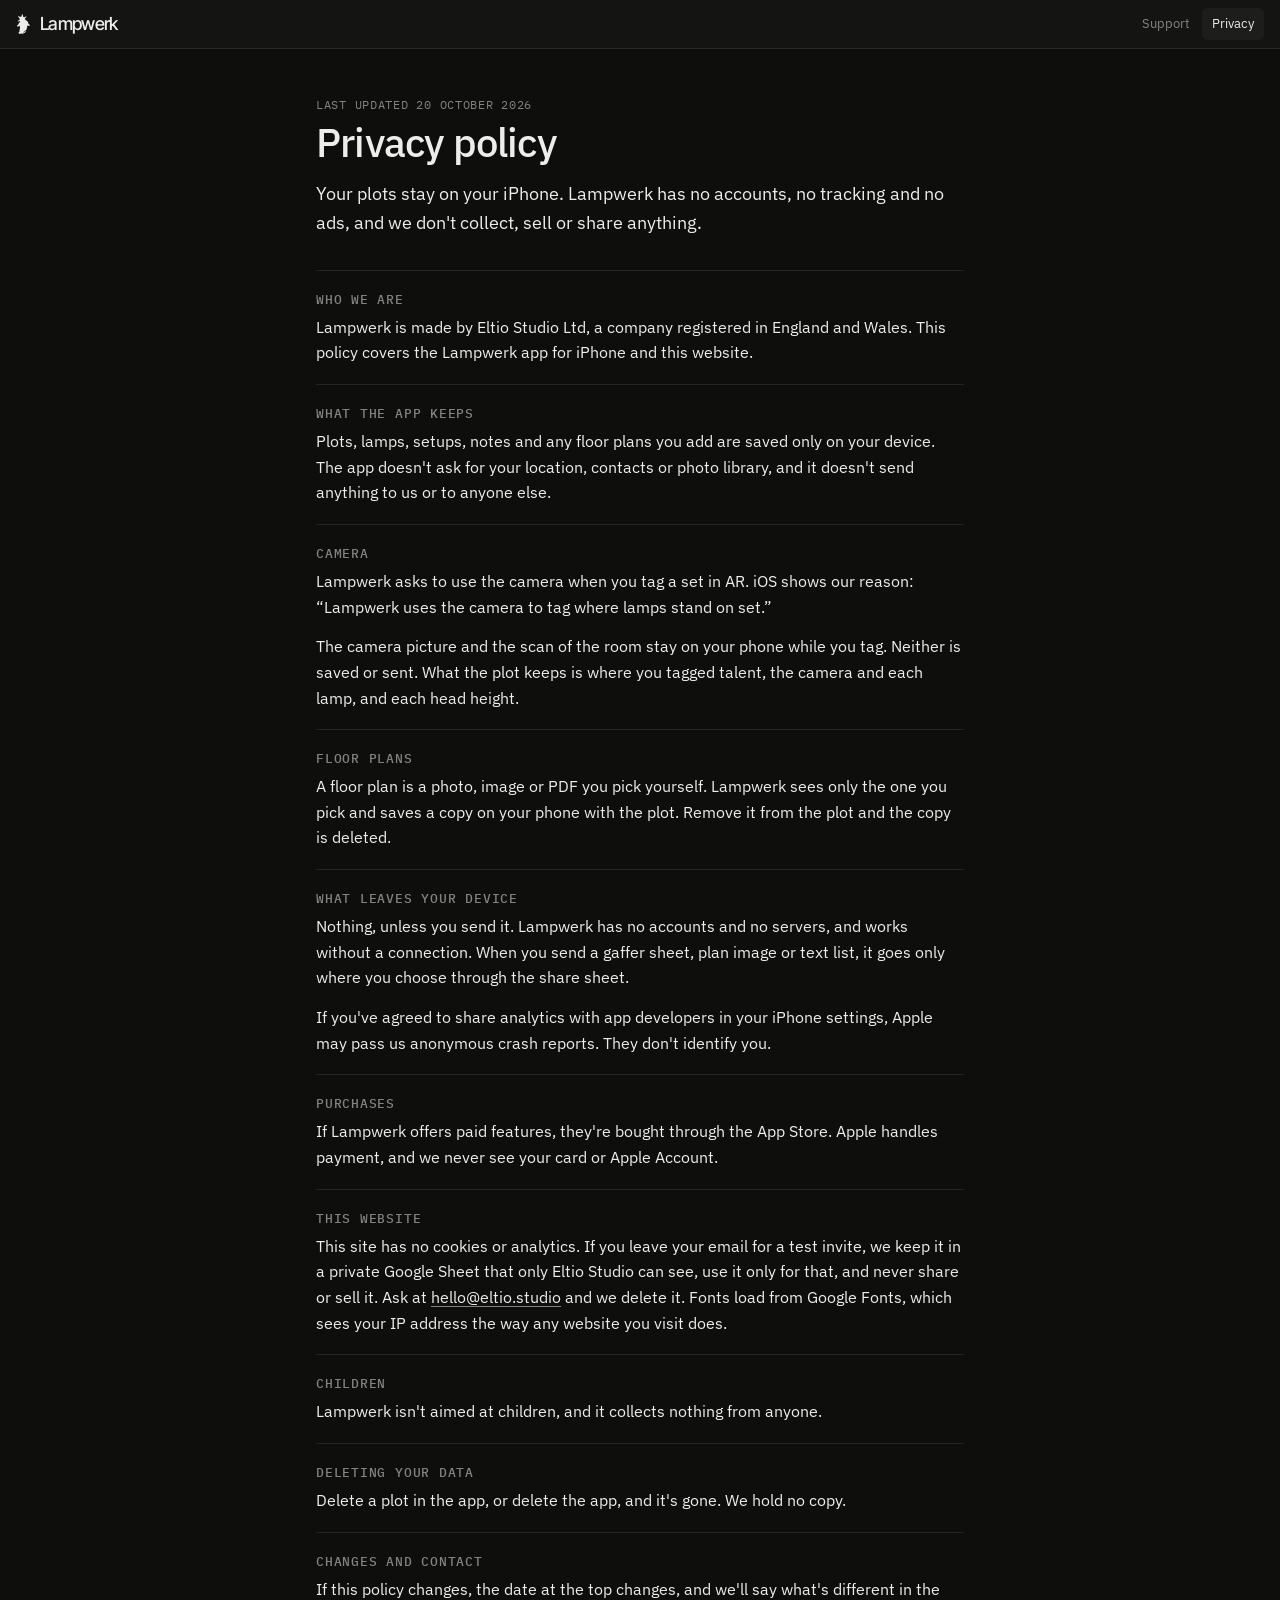
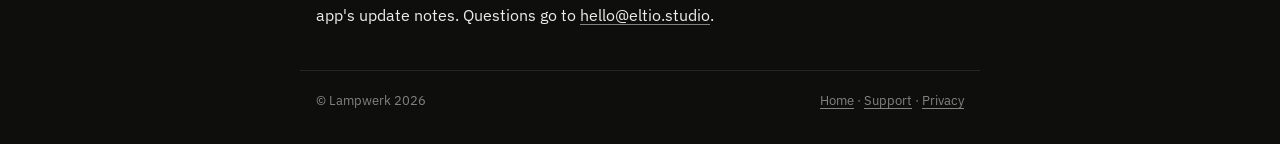
<file: privacy/index.html>
<!doctype html>
<html lang="en-GB">
<head>
<meta charset="utf-8">
<meta name="viewport" content="width=device-width,initial-scale=1,viewport-fit=cover">
<title>Privacy policy · Lampwerk</title>
<meta name="description" content="How Lampwerk handles your data. Plots stay on your iPhone and nothing is collected.">
<meta name="theme-color" content="#0E0E0D">
<link rel="icon" href="../favicon.svg" type="image/svg+xml">
<link rel="apple-touch-icon" href="../apple-touch-icon.png">
<link rel="preconnect" href="https://fonts.googleapis.com">
<link rel="preconnect" href="https://fonts.gstatic.com" crossorigin>
<link rel="stylesheet" href="https://fonts.googleapis.com/css2?family=IBM+Plex+Mono:wght@400&family=IBM+Plex+Sans:wght@400;500&family=Inter+Tight:wght@500&display=swap">
<link rel="stylesheet" href="../doc.css">
</head>
<body>
<header class="top"><a class="brand" href="../" aria-label="Lampwerk home"><svg class="mark" viewBox="0 0 648 960" aria-hidden="true"><path fill="currentColor" fill-rule="evenodd" d="M157.9 913.0C147.8 910.0 135.2 900.2 128.6 890.4C126.3 886.9 122.3 882.4 119.7 880.5C113.3 875.6 111.5 872.0 111.6 864.0C111.6 858.9 112.3 856.2 114.5 851.7C118.3 844.1 126.7 834.1 135.3 827.1C142.2 821.4 146.3 816.3 153.7 804.3C159.5 794.8 159.7 793.2 156.4 786.3C153.7 780.7 153.6 779.9 153.2 761.5L152.9 742.5L156.1 736.5C158.6 731.9 159.5 728.3 160.6 720.0C161.7 711.7 162.7 708.0 165.5 702.5C167.4 698.6 170.1 692.4 171.4 688.5C172.8 684.6 174.6 679.5 175.5 677.0C176.9 673.3 177.1 669.5 176.8 655.0C176.4 638.5 176.2 637.1 173.5 630.5C170.7 623.6 170.6 623.2 170.0 597.0C169.6 577.5 169.1 569.8 168.1 568.0C164.8 561.9 160.7 559.5 155.8 560.5C152.9 561.2 136.1 573.1 128.7 579.7C120.4 587.1 113.5 590.6 102.0 593.5C80.4 598.9 69.6 595.5 55.7 579.2C49.4 571.8 46.0 565.1 46.0 560.1C46.0 557.6 47.4 553.5 50.0 548.2C55.5 537.3 63.1 530.2 72.1 527.5C77.8 525.8 79.4 524.8 86.3 517.7C94.6 509.3 99.5 501.1 102.5 490.4C104.2 484.7 112.7 468.0 119.4 457.6C123.2 451.6 132.3 440.8 143.0 429.5C150.9 421.1 157.7 410.6 161.5 401.1C162.7 398.0 166.1 391.8 169.1 387.3C181.1 369.0 183.3 364.9 183.8 359.8C184.2 355.7 183.9 354.5 181.9 352.4C179.0 349.3 173.5 347.8 169.0 348.9C148.3 354.0 136.5 358.2 127.3 363.6C124.9 364.9 120.4 366.5 117.3 367.1C114.1 367.7 107.3 369.5 102.2 371.1C97.1 372.7 91.4 374.0 89.5 374.0C84.9 374.0 79.4 371.7 78.1 369.2C76.4 366.0 76.8 359.0 79.0 354.2C82.1 347.4 103.3 328.2 121.6 315.5C139.9 302.9 156.1 289.7 158.7 285.3C161.7 280.1 162.1 274.4 160.4 256.0C159.4 245.6 159.0 244.0 155.9 239.0C154.0 236.0 151.7 231.9 150.7 229.9C149.7 227.9 136.8 214.1 122.0 199.1C100.1 177.0 94.6 170.8 92.1 165.8C88.4 158.5 88.2 154.5 91.3 149.9C94.6 145.0 99.2 143.8 113.0 144.2C122.6 144.5 125.5 145.0 130.5 147.2C133.8 148.6 138.5 150.0 141.0 150.4C143.5 150.7 148.9 152.1 153.0 153.5C157.1 154.8 163.7 156.6 167.5 157.4C171.3 158.2 177.2 159.6 180.5 160.4C183.8 161.2 191.7 162.6 198.0 163.5C219.8 166.5 229.9 162.1 238.0 146.1C241.3 139.5 245.1 125.2 247.4 111.0C248.2 105.8 250.0 98.8 251.3 95.5C252.7 92.2 254.3 86.6 255.0 83.0C255.7 79.2 258.3 72.2 261.3 66.1C267.4 53.9 271.3 50.1 278.5 49.3C282.9 48.8 283.3 48.9 287.5 53.3C292.1 58.2 296.0 67.8 296.0 74.4C296.0 78.9 299.8 99.2 301.6 104.3C302.4 106.6 303.5 113.4 304.0 119.3C304.8 128.6 305.3 130.8 308.0 135.5C310.4 139.7 311.3 142.8 311.9 148.9C313.1 160.3 314.7 162.6 325.6 168.0C330.5 170.5 338.2 174.7 342.6 177.5C349.9 182.1 351.0 182.5 356.5 182.4C363.2 182.3 374.8 178.2 389.9 170.5C408.5 160.9 425.3 156.1 439.7 156.0C452.8 156.0 459.1 162.2 454.6 170.8C451.5 176.7 418.5 207.1 406.8 214.9C399.0 220.1 391.5 227.4 390.0 231.6C388.3 236.0 388.9 242.2 391.9 250.5C402.7 281.1 419.4 305.1 436.0 313.9C440.0 316.1 446.3 321.0 452.5 326.9C465.2 339.1 474.5 346.1 489.0 354.5C502.6 362.4 504.1 363.7 513.4 375.8C524.9 391.0 526.0 392.7 530.0 401.9C537.0 417.9 539.2 428.3 540.0 447.6C540.5 461.9 541.0 465.2 542.6 468.0C545.5 473.0 548.8 474.9 556.9 476.0C566.0 477.3 572.7 480.7 578.4 487.1C584.1 493.4 586.6 500.4 590.9 521.9C591.5 524.9 593.7 530.0 595.8 533.4C598.9 538.6 599.5 540.5 599.8 546.7C600.0 550.6 599.7 555.4 599.0 557.4C596.7 564.3 586.9 570.0 579.5 568.6C576.0 567.9 571.0 564.8 562.4 558.0C557.0 553.8 556.3 553.5 549.5 553.2C543.2 552.8 541.4 553.2 535.2 555.9C523.1 561.2 512.7 559.8 499.8 551.0C495.8 548.2 491.7 546.0 490.8 546.0C487.5 546.0 486.7 549.6 488.0 557.9C488.8 563.0 489.1 574.9 488.8 594.5C488.4 627.0 489.1 622.7 478.7 652.6C476.2 659.8 473.7 668.9 473.2 672.9C472.5 677.5 471.0 682.4 468.7 686.8C466.9 690.5 463.8 697.2 462.0 701.7L458.7 709.9L460.3 716.0C461.2 719.3 462.0 722.9 462.0 724.1C462.0 729.5 454.9 739.0 446.6 744.5C436.2 751.5 427.6 757.9 423.6 761.8C419.2 766.0 415.9 768.0 409.5 770.0C403.5 771.9 388.0 781.4 384.0 785.5C382.1 787.6 376.7 792.4 372.0 796.3C367.3 800.2 359.9 806.8 355.5 811.1C348.6 817.7 346.6 819.1 341.5 820.5C326.9 824.5 315.9 830.3 309.3 837.3C302.2 844.8 301.1 850.0 306.2 851.9C310.9 853.6 325.3 846.8 335.2 838.1C342.0 832.1 353.4 827.4 378.7 820.0C387.2 817.6 400.1 809.3 422.4 792.1C427.1 788.4 429.1 787.6 433.4 787.2C437.9 786.8 439.0 787.1 441.7 789.4C447.5 794.3 448.2 801.7 443.8 810.5C441.6 814.6 423.2 833.3 410.0 844.7C401.8 851.8 389.4 859.5 379.8 863.6C376.5 865.0 370.5 868.3 366.6 871.0C362.7 873.6 357.5 876.8 355.0 878.0C352.5 879.2 348.0 881.7 345.0 883.5C342.0 885.4 336.8 887.4 333.5 888.0C330.2 888.7 325.0 890.5 322.0 892.1C309.9 898.4 298.8 902.4 285.0 905.7C264.2 910.6 258.5 909.9 247.4 901.5C242.1 897.4 236.1 895.6 231.1 896.5C229.1 896.9 223.4 899.0 218.5 901.2C213.6 903.4 203.7 906.7 196.5 908.6C189.3 910.4 181.9 912.4 180.0 912.9C176.0 914.2 161.8 914.2 157.9 913.0Z"/></svg><span class="wm">Lampwerk</span></a><nav><a href="../support/">Support</a><a href="../privacy/" class="cur">Privacy</a></nav></header>
<main>
<p class="tag">Last updated 20 October 2026</p>
<h1>Privacy policy</h1>
<p class="lede">Your plots stay on your iPhone. Lampwerk has no accounts, no tracking and no ads, and we don't collect, sell or share anything.</p>
<section><h2>Who we are</h2><p>Lampwerk is made by Eltio Studio Ltd, a company registered in England and Wales. This policy covers the Lampwerk app for iPhone and this website.</p></section>
<section><h2>What the app keeps</h2><p>Plots, lamps, setups, notes and any floor plans you add are saved only on your device. The app doesn't ask for your location, contacts or photo library, and it doesn't send anything to us or to anyone else.</p></section>
<section><h2>Camera</h2><p>Lampwerk asks to use the camera when you tag a set in AR. iOS shows our reason: “Lampwerk uses the camera to tag where lamps stand on set.”</p><p>The camera picture and the scan of the room stay on your phone while you tag. Neither is saved or sent. What the plot keeps is where you tagged talent, the camera and each lamp, and each head height.</p></section>
<section><h2>Floor plans</h2><p>A floor plan is a photo, image or PDF you pick yourself. Lampwerk sees only the one you pick and saves a copy on your phone with the plot. Remove it from the plot and the copy is deleted.</p></section>
<section><h2>What leaves your device</h2><p>Nothing, unless you send it. Lampwerk has no accounts and no servers, and works without a connection. When you send a gaffer sheet, plan image or text list, it goes only where you choose through the share sheet.</p><p>If you've agreed to share analytics with app developers in your iPhone settings, Apple may pass us anonymous crash reports. They don't identify you.</p></section>
<section><h2>Purchases</h2><p>If Lampwerk offers paid features, they're bought through the App Store. Apple handles payment, and we never see your card or Apple Account.</p></section>
<section><h2>This website</h2><p>This site has no cookies or analytics. If you leave your email for a test invite, we keep it in a private Google Sheet that only Eltio Studio can see, use it only for that, and never share or sell it. Ask at <a href="mailto:hello@eltio.studio">hello@eltio.studio</a> and we delete it. Fonts load from Google Fonts, which sees your IP address the way any website you visit does.</p></section>
<section><h2>Children</h2><p>Lampwerk isn't aimed at children, and it collects nothing from anyone.</p></section>
<section><h2>Deleting your data</h2><p>Delete a plot in the app, or delete the app, and it's gone. We hold no copy.</p></section>
<section><h2>Changes and contact</h2><p>If this policy changes, the date at the top changes, and we'll say what's different in the app's update notes. Questions go to <a href="mailto:hello@eltio.studio?subject=Lampwerk%20privacy">hello@eltio.studio</a>.</p></section>
</main>
<footer class="foot"><span>© Lampwerk 2026</span><span><a href="../">Home</a> · <a href="../support/">Support</a> · <a href="../privacy/">Privacy</a></span></footer>
</body>
</html>
</file>
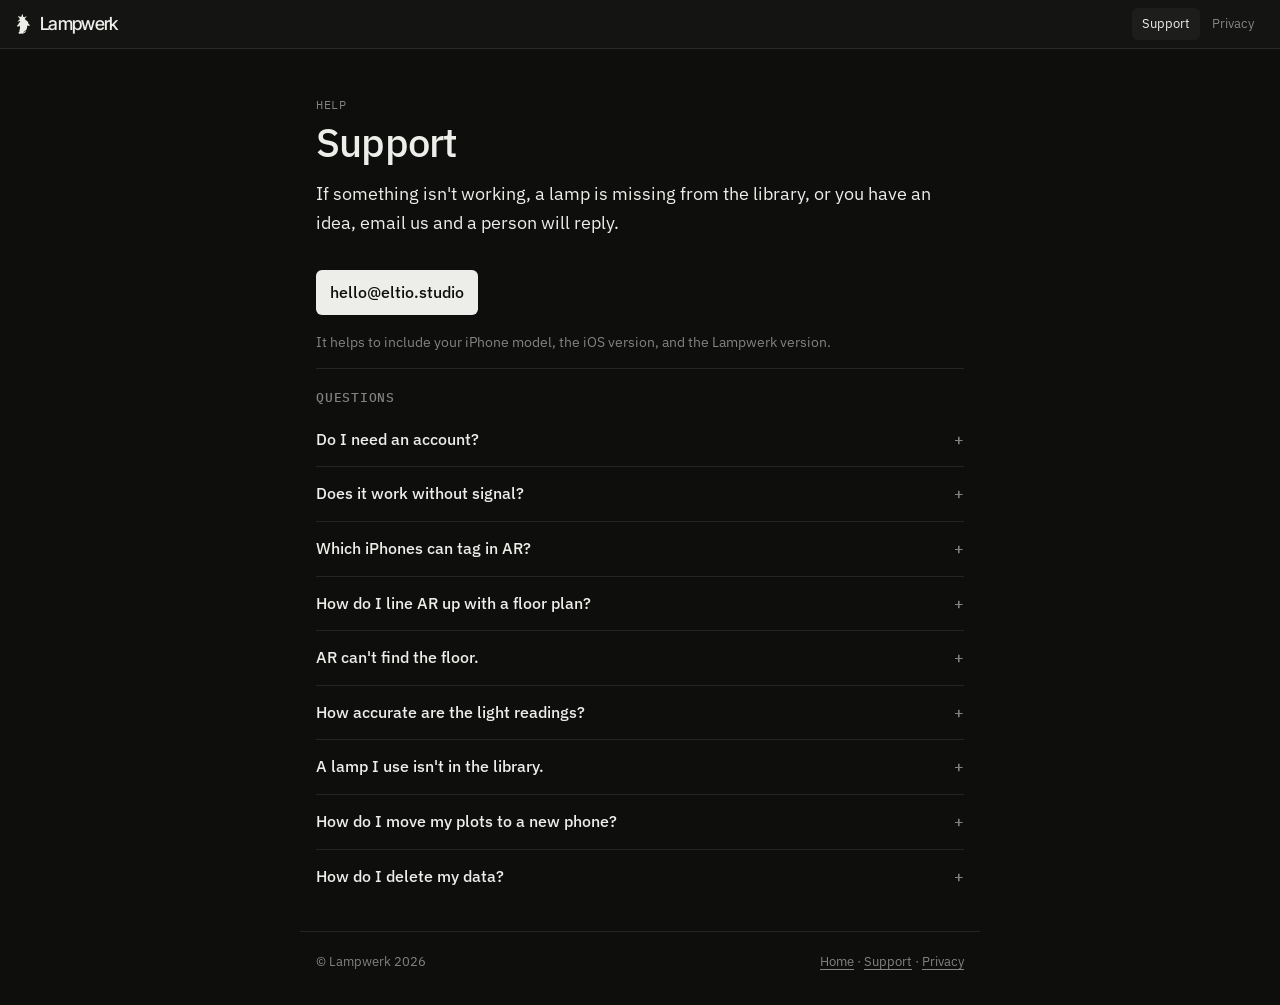
<file: support/index.html>
<!doctype html>
<html lang="en-GB">
<head>
<meta charset="utf-8">
<meta name="viewport" content="width=device-width,initial-scale=1,viewport-fit=cover">
<title>Support · Lampwerk</title>
<meta name="description" content="Help with Lampwerk, the lighting plot app for iPhone.">
<meta name="theme-color" content="#0E0E0D">
<link rel="icon" href="../favicon.svg" type="image/svg+xml">
<link rel="apple-touch-icon" href="../apple-touch-icon.png">
<link rel="preconnect" href="https://fonts.googleapis.com">
<link rel="preconnect" href="https://fonts.gstatic.com" crossorigin>
<link rel="stylesheet" href="https://fonts.googleapis.com/css2?family=IBM+Plex+Mono:wght@400&family=IBM+Plex+Sans:wght@400;500&family=Inter+Tight:wght@500&display=swap">
<link rel="stylesheet" href="../doc.css">
</head>
<body>
<header class="top"><a class="brand" href="../" aria-label="Lampwerk home"><svg class="mark" viewBox="0 0 648 960" aria-hidden="true"><path fill="currentColor" fill-rule="evenodd" d="M157.9 913.0C147.8 910.0 135.2 900.2 128.6 890.4C126.3 886.9 122.3 882.4 119.7 880.5C113.3 875.6 111.5 872.0 111.6 864.0C111.6 858.9 112.3 856.2 114.5 851.7C118.3 844.1 126.7 834.1 135.3 827.1C142.2 821.4 146.3 816.3 153.7 804.3C159.5 794.8 159.7 793.2 156.4 786.3C153.7 780.7 153.6 779.9 153.2 761.5L152.9 742.5L156.1 736.5C158.6 731.9 159.5 728.3 160.6 720.0C161.7 711.7 162.7 708.0 165.5 702.5C167.4 698.6 170.1 692.4 171.4 688.5C172.8 684.6 174.6 679.5 175.5 677.0C176.9 673.3 177.1 669.5 176.8 655.0C176.4 638.5 176.2 637.1 173.5 630.5C170.7 623.6 170.6 623.2 170.0 597.0C169.6 577.5 169.1 569.8 168.1 568.0C164.8 561.9 160.7 559.5 155.8 560.5C152.9 561.2 136.1 573.1 128.7 579.7C120.4 587.1 113.5 590.6 102.0 593.5C80.4 598.9 69.6 595.5 55.7 579.2C49.4 571.8 46.0 565.1 46.0 560.1C46.0 557.6 47.4 553.5 50.0 548.2C55.5 537.3 63.1 530.2 72.1 527.5C77.8 525.8 79.4 524.8 86.3 517.7C94.6 509.3 99.5 501.1 102.5 490.4C104.2 484.7 112.7 468.0 119.4 457.6C123.2 451.6 132.3 440.8 143.0 429.5C150.9 421.1 157.7 410.6 161.5 401.1C162.7 398.0 166.1 391.8 169.1 387.3C181.1 369.0 183.3 364.9 183.8 359.8C184.2 355.7 183.9 354.5 181.9 352.4C179.0 349.3 173.5 347.8 169.0 348.9C148.3 354.0 136.5 358.2 127.3 363.6C124.9 364.9 120.4 366.5 117.3 367.1C114.1 367.7 107.3 369.5 102.2 371.1C97.1 372.7 91.4 374.0 89.5 374.0C84.9 374.0 79.4 371.7 78.1 369.2C76.4 366.0 76.8 359.0 79.0 354.2C82.1 347.4 103.3 328.2 121.6 315.5C139.9 302.9 156.1 289.7 158.7 285.3C161.7 280.1 162.1 274.4 160.4 256.0C159.4 245.6 159.0 244.0 155.9 239.0C154.0 236.0 151.7 231.9 150.7 229.9C149.7 227.9 136.8 214.1 122.0 199.1C100.1 177.0 94.6 170.8 92.1 165.8C88.4 158.5 88.2 154.5 91.3 149.9C94.6 145.0 99.2 143.8 113.0 144.2C122.6 144.5 125.5 145.0 130.5 147.2C133.8 148.6 138.5 150.0 141.0 150.4C143.5 150.7 148.9 152.1 153.0 153.5C157.1 154.8 163.7 156.6 167.5 157.4C171.3 158.2 177.2 159.6 180.5 160.4C183.8 161.2 191.7 162.6 198.0 163.5C219.8 166.5 229.9 162.1 238.0 146.1C241.3 139.5 245.1 125.2 247.4 111.0C248.2 105.8 250.0 98.8 251.3 95.5C252.7 92.2 254.3 86.6 255.0 83.0C255.7 79.2 258.3 72.2 261.3 66.1C267.4 53.9 271.3 50.1 278.5 49.3C282.9 48.8 283.3 48.9 287.5 53.3C292.1 58.2 296.0 67.8 296.0 74.4C296.0 78.9 299.8 99.2 301.6 104.3C302.4 106.6 303.5 113.4 304.0 119.3C304.8 128.6 305.3 130.8 308.0 135.5C310.4 139.7 311.3 142.8 311.9 148.9C313.1 160.3 314.7 162.6 325.6 168.0C330.5 170.5 338.2 174.7 342.6 177.5C349.9 182.1 351.0 182.5 356.5 182.4C363.2 182.3 374.8 178.2 389.9 170.5C408.5 160.9 425.3 156.1 439.7 156.0C452.8 156.0 459.1 162.2 454.6 170.8C451.5 176.7 418.5 207.1 406.8 214.9C399.0 220.1 391.5 227.4 390.0 231.6C388.3 236.0 388.9 242.2 391.9 250.5C402.7 281.1 419.4 305.1 436.0 313.9C440.0 316.1 446.3 321.0 452.5 326.9C465.2 339.1 474.5 346.1 489.0 354.5C502.6 362.4 504.1 363.7 513.4 375.8C524.9 391.0 526.0 392.7 530.0 401.9C537.0 417.9 539.2 428.3 540.0 447.6C540.5 461.9 541.0 465.2 542.6 468.0C545.5 473.0 548.8 474.9 556.9 476.0C566.0 477.3 572.7 480.7 578.4 487.1C584.1 493.4 586.6 500.4 590.9 521.9C591.5 524.9 593.7 530.0 595.8 533.4C598.9 538.6 599.5 540.5 599.8 546.7C600.0 550.6 599.7 555.4 599.0 557.4C596.7 564.3 586.9 570.0 579.5 568.6C576.0 567.9 571.0 564.8 562.4 558.0C557.0 553.8 556.3 553.5 549.5 553.2C543.2 552.8 541.4 553.2 535.2 555.9C523.1 561.2 512.7 559.8 499.8 551.0C495.8 548.2 491.7 546.0 490.8 546.0C487.5 546.0 486.7 549.6 488.0 557.9C488.8 563.0 489.1 574.9 488.8 594.5C488.4 627.0 489.1 622.7 478.7 652.6C476.2 659.8 473.7 668.9 473.2 672.9C472.5 677.5 471.0 682.4 468.7 686.8C466.9 690.5 463.8 697.2 462.0 701.7L458.7 709.9L460.3 716.0C461.2 719.3 462.0 722.9 462.0 724.1C462.0 729.5 454.9 739.0 446.6 744.5C436.2 751.5 427.6 757.9 423.6 761.8C419.2 766.0 415.9 768.0 409.5 770.0C403.5 771.9 388.0 781.4 384.0 785.5C382.1 787.6 376.7 792.4 372.0 796.3C367.3 800.2 359.9 806.8 355.5 811.1C348.6 817.7 346.6 819.1 341.5 820.5C326.9 824.5 315.9 830.3 309.3 837.3C302.2 844.8 301.1 850.0 306.2 851.9C310.9 853.6 325.3 846.8 335.2 838.1C342.0 832.1 353.4 827.4 378.7 820.0C387.2 817.6 400.1 809.3 422.4 792.1C427.1 788.4 429.1 787.6 433.4 787.2C437.9 786.8 439.0 787.1 441.7 789.4C447.5 794.3 448.2 801.7 443.8 810.5C441.6 814.6 423.2 833.3 410.0 844.7C401.8 851.8 389.4 859.5 379.8 863.6C376.5 865.0 370.5 868.3 366.6 871.0C362.7 873.6 357.5 876.8 355.0 878.0C352.5 879.2 348.0 881.7 345.0 883.5C342.0 885.4 336.8 887.4 333.5 888.0C330.2 888.7 325.0 890.5 322.0 892.1C309.9 898.4 298.8 902.4 285.0 905.7C264.2 910.6 258.5 909.9 247.4 901.5C242.1 897.4 236.1 895.6 231.1 896.5C229.1 896.9 223.4 899.0 218.5 901.2C213.6 903.4 203.7 906.7 196.5 908.6C189.3 910.4 181.9 912.4 180.0 912.9C176.0 914.2 161.8 914.2 157.9 913.0Z"/></svg><span class="wm">Lampwerk</span></a><nav><a href="../support/" class="cur">Support</a><a href="../privacy/">Privacy</a></nav></header>
<main>
<p class="tag">Help</p>
<h1>Support</h1>
<p class="lede">If something isn't working, a lamp is missing from the library, or you have an idea, email us and a person will reply.</p>
<p><a class="btn" href="mailto:hello@eltio.studio?subject=Lampwerk%20support">hello@eltio.studio</a></p>
<p class="tm">It helps to include your iPhone model, the iOS version, and the Lampwerk version.</p>
<section><h2>Questions</h2>
<details><summary>Do I need an account?</summary><p>No. Open the app and start a plot. Everything is saved on your phone.</p></details>
<details><summary>Does it work without signal?</summary><p>Yes. Lampwerk works offline, AR included, so it's fine in a basement or on a remote location.</p></details>
<details><summary>Which iPhones can tag in AR?</summary><p>AR tagging works on any iPhone that supports ARKit. The wireframe of the room, which shows what's been scanned, needs an iPhone Pro with LiDAR. Without it you still get the floor dot and the tags.</p></details>
<details><summary>How do I line AR up with a floor plan?</summary><p>Add the plan first. Tap the room size under the plot's name, then add it from Photos or Files and set the width in metres. When you tap AR, pick two spots on the plan that are easy to find in the room, like a door frame and a corner, as far apart as you can. Then tag the same two spots in the room before you tag talent. The lamps land on the plan.</p></details>
<details><summary>AR can't find the floor.</summary><p>Move the phone slowly and point it at the floor. It needs some light and some texture to lock on, so a plain, shiny or very dark floor takes longer. A rug, a mark or a sandbag helps.</p></details>
<details><summary>How accurate are the light readings?</summary><p>They're estimates from each lamp's published output, beam angle, modifier and gel, using the inverse square law. Use them to plan, then check with a meter on the day.</p></details>
<details><summary>A lamp I use isn't in the library.</summary><p>Email us its name and we'll add it. Spec sheets help.</p></details>
<details><summary>How do I move my plots to a new phone?</summary><p>Plots come across with an iPhone backup or Quick Start when you set up the new phone.</p></details>
<details><summary>How do I delete my data?</summary><p>Delete the plot in the app, or delete the app. We hold no copy. See the <a href="../privacy/">privacy policy</a>.</p></details>
</section>
</main>
<footer class="foot"><span>© Lampwerk 2026</span><span><a href="../">Home</a> · <a href="../support/">Support</a> · <a href="../privacy/">Privacy</a></span></footer>
</body>
</html>
</file>
<file: doc.css>
:root{color-scheme:dark;--p0:#0E0E0D;--p1:#151514;--p2:#1D1D1B;--ln:rgba(237,237,234,.1);--t:#EDEDEA;--tm:rgba(237,237,234,.52);--gel:#FFC21A;--sans:"IBM Plex Sans",system-ui,sans-serif;--mono:"IBM Plex Mono",ui-monospace,Menlo,monospace}
*,*::before,*::after{box-sizing:border-box}
html{-webkit-text-size-adjust:100%}
body{margin:0;background:var(--p0);color:var(--t);font:400 16px/1.6 var(--sans);-webkit-font-smoothing:antialiased;min-height:100vh;min-height:100dvh;display:flex;flex-direction:column}
a{color:inherit;text-underline-offset:3px;text-decoration-color:var(--tm)}
:focus-visible{outline:2px solid var(--gel);outline-offset:2px}
.top{position:sticky;top:0;z-index:2;height:48px;display:flex;align-items:center;justify-content:space-between;gap:16px;padding:0 16px;padding-top:env(safe-area-inset-top,0);box-sizing:content-box;border-bottom:1px solid var(--ln);background:rgba(21,21,20,.92);-webkit-backdrop-filter:blur(10px);backdrop-filter:blur(10px)}
.brand{display:flex;align-items:center;gap:9px;text-decoration:none}
.mark{height:22px;width:14.8px;flex:none}
.wm{font:500 18px/1 "Inter Tight",var(--sans);letter-spacing:-.035em}
.top nav{display:flex;gap:2px}
.top nav a{padding:6px 10px;border-radius:6px;color:var(--tm);font-size:13px;text-decoration:none}
.top nav a.cur{background:var(--p2);color:var(--t)}
main{flex:1;width:100%;max-width:680px;margin:0 auto;padding:48px 16px 24px}
.tag{margin:0 0 8px;font:400 12px var(--mono);color:var(--tm);text-transform:uppercase;letter-spacing:.06em}
h1{margin:0 0 16px;font:500 clamp(28px,6vw,40px)/1.1 var(--sans);letter-spacing:-.02em}
.lede{font-size:18px;margin:0 0 32px}
section{border-top:1px solid var(--ln);padding:20px 0 4px}
h2{margin:0 0 6px;font:500 13px/1.4 var(--mono);text-transform:uppercase;letter-spacing:.06em;color:var(--tm)}
section p{margin:0 0 14px}
.tm{color:var(--tm);font-size:14px}
.btn{display:inline-block;padding:10px 14px;border-radius:6px;background:var(--t);color:var(--p0);font-weight:500;text-decoration:none}
details{border-top:1px solid var(--ln);padding:14px 0}
section details:first-of-type{border-top:0}
summary{cursor:pointer;font-weight:500;list-style:none;display:flex;justify-content:space-between;gap:16px}
summary::-webkit-details-marker{display:none}
summary::after{content:"+";font-family:var(--mono);color:var(--tm)}
details[open] summary::after{content:"−"}
details p{margin:8px 0 0;color:var(--tm)}
.foot{width:100%;max-width:680px;margin:0 auto;padding:20px 16px calc(32px + env(safe-area-inset-bottom,0));border-top:1px solid var(--ln);display:flex;justify-content:space-between;gap:12px;flex-wrap:wrap;color:var(--tm);font-size:13px}
.foot a{color:var(--tm)}
</file>
